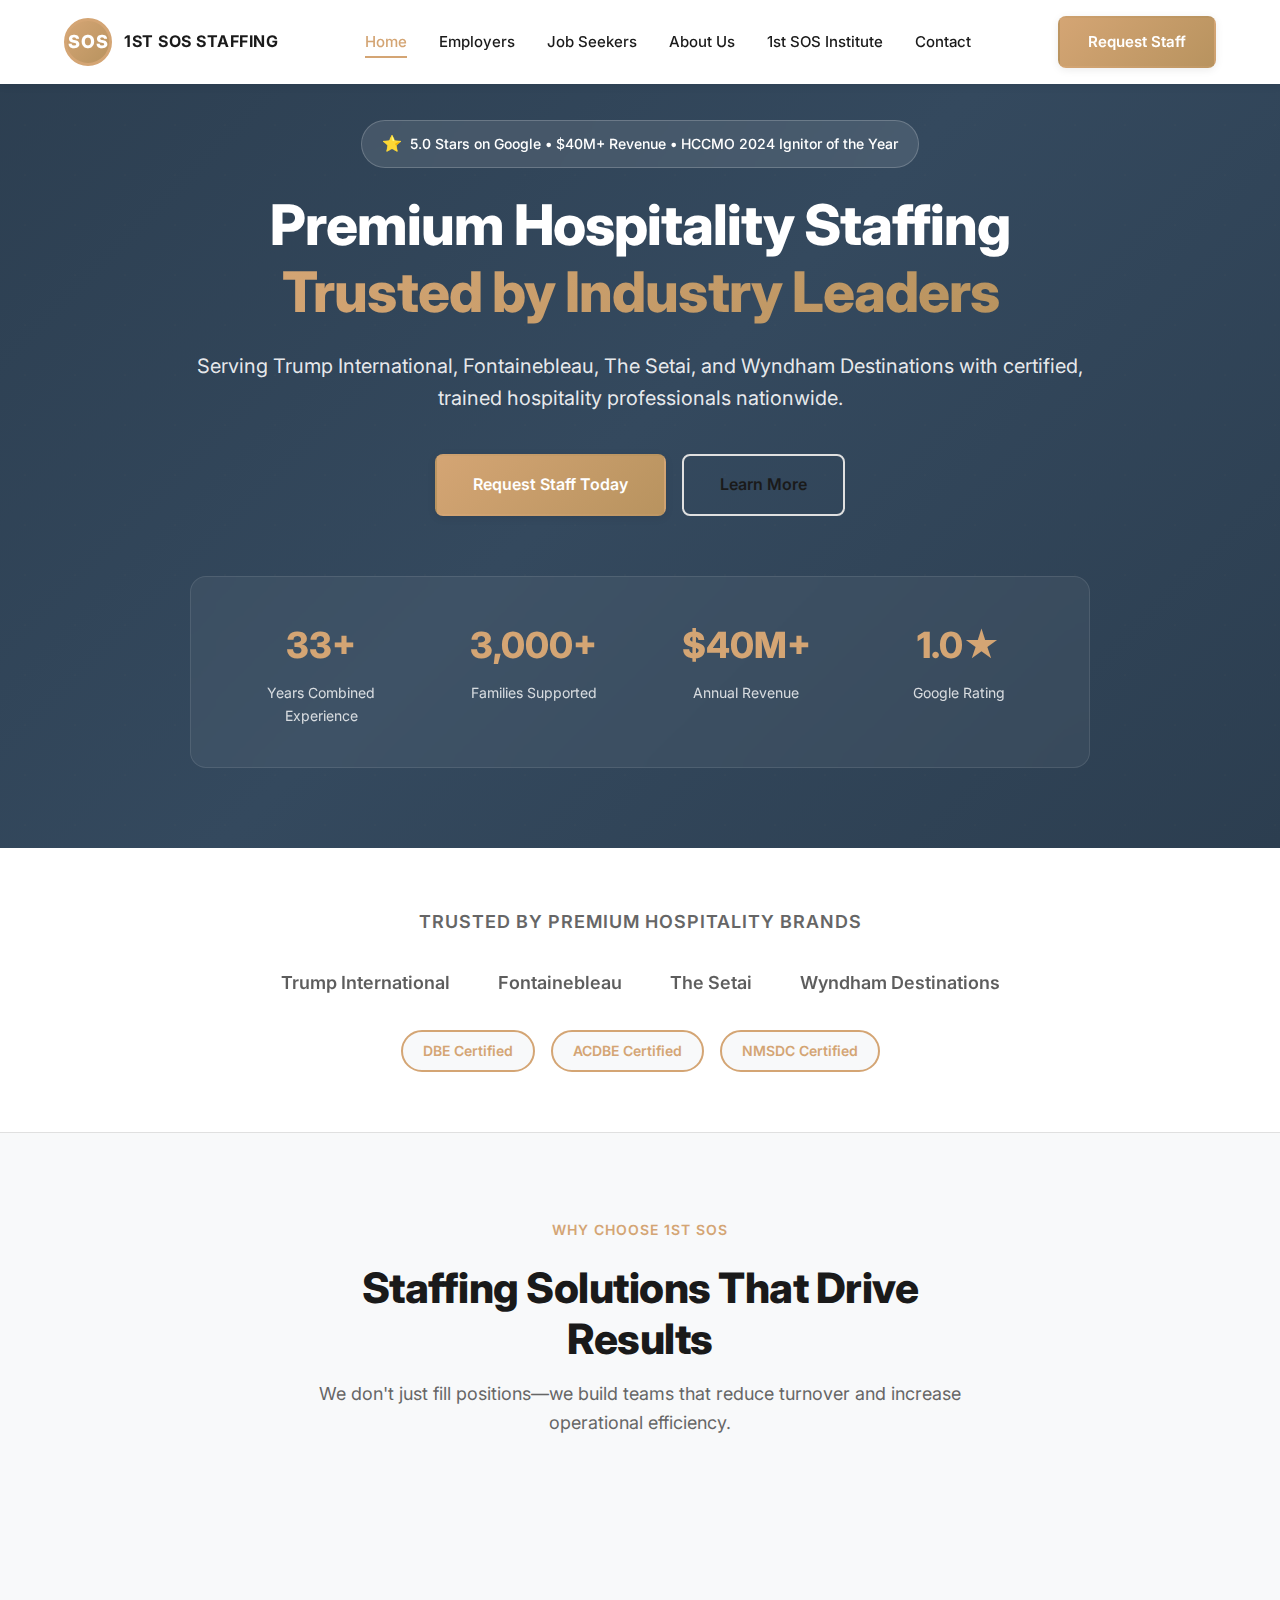
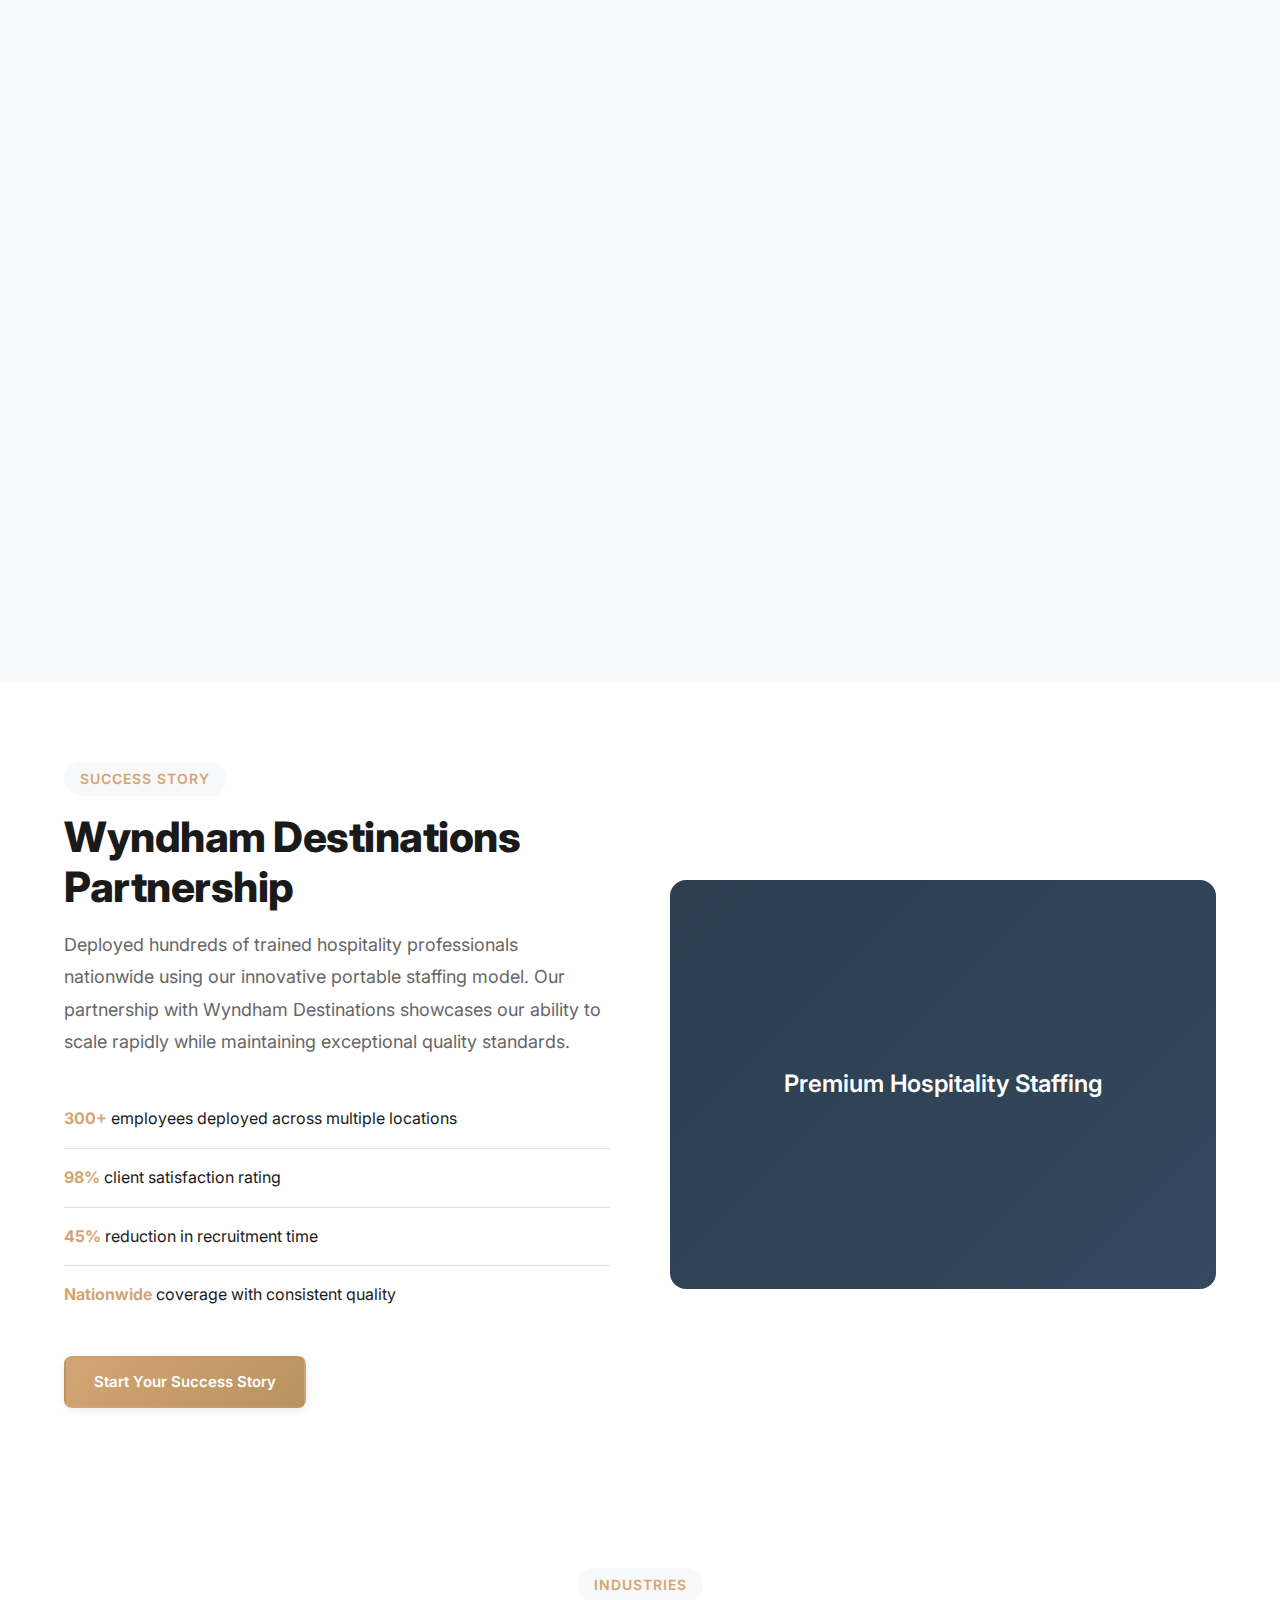
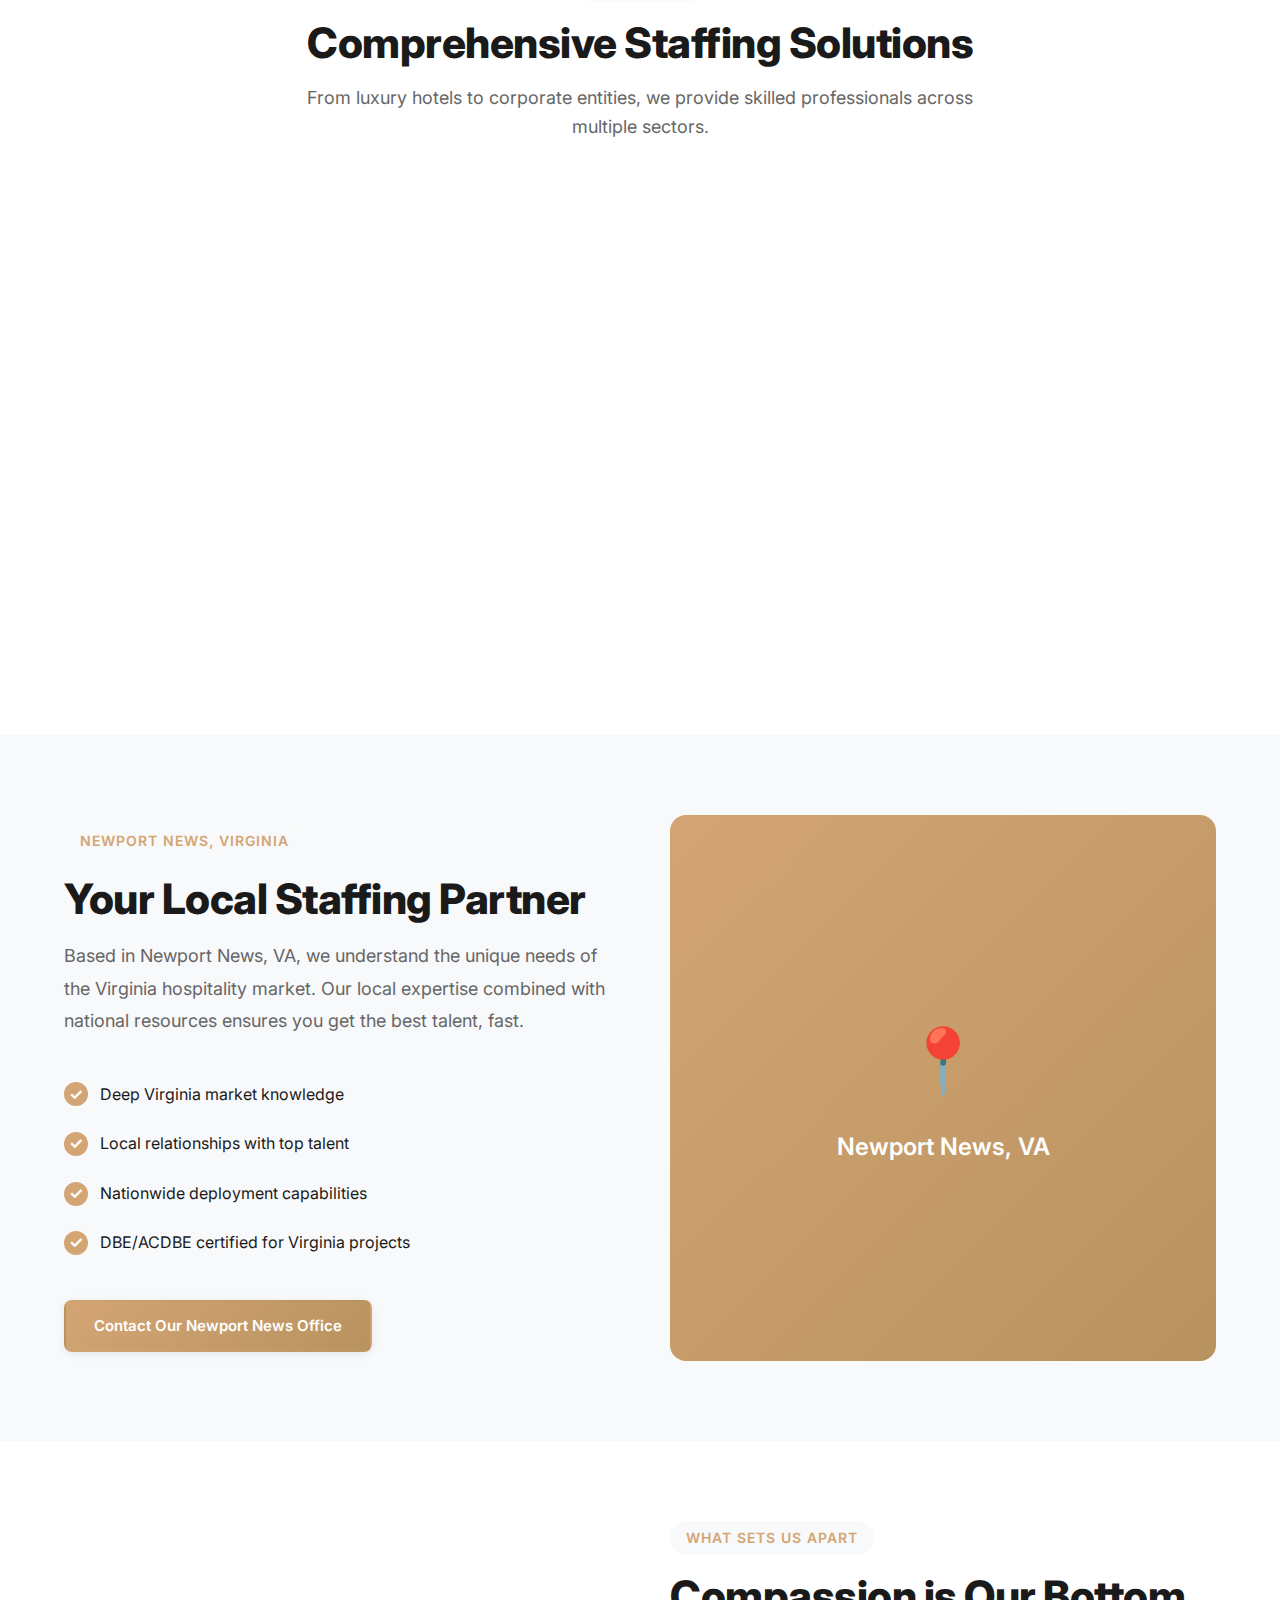
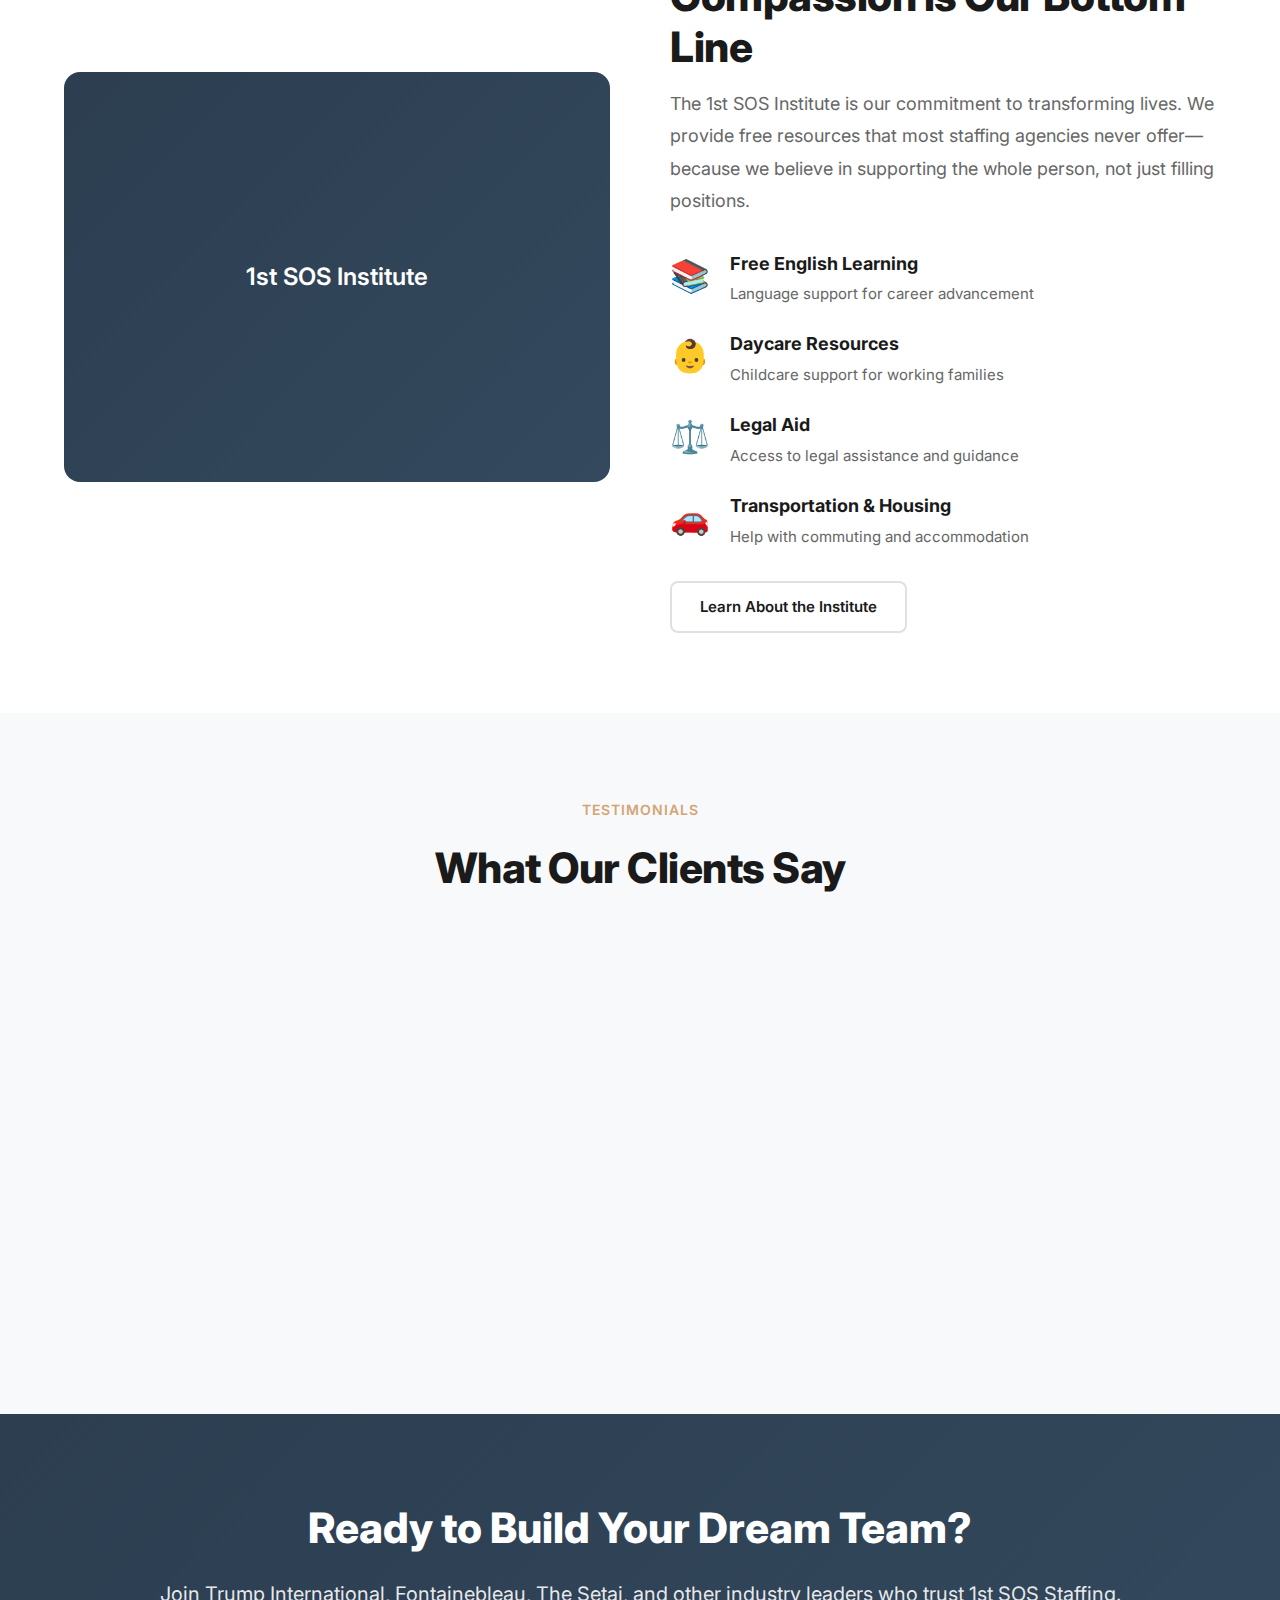
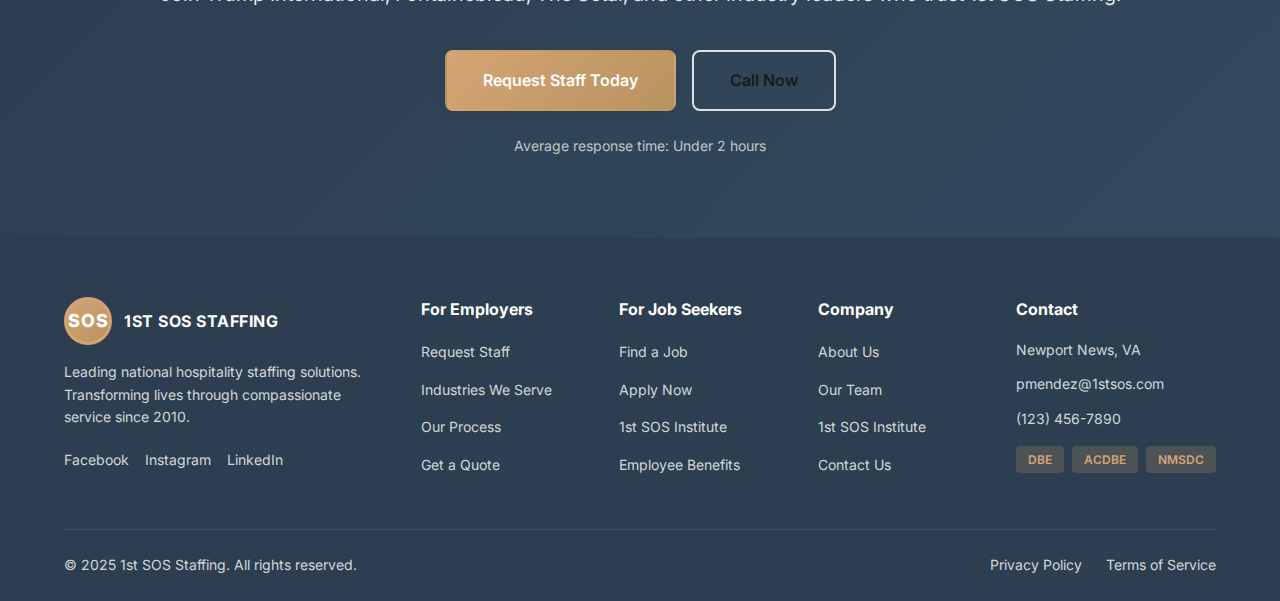
<file: index.html>
<!DOCTYPE html>
<html lang="en">
<head>
    <meta charset="UTF-8">
    <meta name="viewport" content="width=device-width, initial-scale=1.0">
    <meta name="description" content="1st SOS Staffing - Leading national hospitality staffing solutions. Trusted by Trump International, Fontainebleau, The Setai. 5.0 stars, $40M+ revenue.">
    <title>1st SOS Staffing - Premium Hospitality Staffing Solutions | Newport News, VA</title>
    <link rel="stylesheet" href="css/styles.css">
    <link rel="preconnect" href="https://fonts.googleapis.com">
    <link rel="preconnect" href="https://fonts.gstatic.com" crossorigin>
    <link href="https://fonts.googleapis.com/css2?family=Inter:wght@300;400;500;600;700;800;900&display=swap" rel="stylesheet">
</head>
<body>
    <!-- Navigation -->
    <nav class="navbar" id="navbar">
        <div class="container">
            <div class="nav-wrapper">
                <a href="index.html" class="logo">
                    <div class="logo-circle">
                        <span class="logo-text">SOS</span>
                    </div>
                    <span class="logo-name">1ST SOS STAFFING</span>
                </a>
                <div class="nav-menu" id="navMenu">
                    <a href="index.html" class="nav-link active">Home</a>
                    <a href="employers.html" class="nav-link">Employers</a>
                    <a href="job-seekers.html" class="nav-link">Job Seekers</a>
                    <a href="about.html" class="nav-link">About Us</a>
                    <a href="institute.html" class="nav-link">1st SOS Institute</a>
                    <a href="contact.html" class="nav-link">Contact</a>
                </div>
                <div class="nav-actions">
                    <a href="contact.html" class="btn btn-primary">Request Staff</a>
                    <button class="mobile-menu-toggle" id="mobileMenuToggle">
                        <span></span>
                        <span></span>
                        <span></span>
                    </button>
                </div>
            </div>
        </div>
    </nav>

    <!-- Mobile CTA (Sticky) -->
    <div class="mobile-cta-sticky" id="mobileCTA">
        <a href="contact.html" class="btn btn-primary btn-block">Request Staff Now</a>
    </div>

    <!-- Hero Section -->
    <section class="hero">
        <div class="hero-background"></div>
        <div class="container">
            <div class="hero-content">
                <div class="hero-badge">
                    <span class="badge-icon">⭐</span>
                    <span>5.0 Stars on Google • $40M+ Revenue • HCCMO 2024 Ignitor of the Year</span>
                </div>
                <h1 class="hero-title">
                    Premium Hospitality Staffing<br>
                    <span class="gradient-text">Trusted by Industry Leaders</span>
                </h1>
                <p class="hero-subtitle">
                    Serving Trump International, Fontainebleau, The Setai, and Wyndham Destinations with certified, trained hospitality professionals nationwide.
                </p>
                <div class="hero-cta">
                    <a href="contact.html" class="btn btn-primary btn-large">Request Staff Today</a>
                    <a href="about.html" class="btn btn-secondary btn-large">Learn More</a>
                </div>
                <div class="hero-stats">
                    <div class="stat-item">
                        <div class="stat-number">90+</div>
                        <div class="stat-label">Years Combined Experience</div>
                    </div>
                    <div class="stat-item">
                        <div class="stat-number">10,000+</div>
                        <div class="stat-label">Families Supported</div>
                    </div>
                    <div class="stat-item">
                        <div class="stat-number">$40M+</div>
                        <div class="stat-label">Annual Revenue</div>
                    </div>
                    <div class="stat-item">
                        <div class="stat-number">5.0★</div>
                        <div class="stat-label">Google Rating</div>
                    </div>
                </div>
            </div>
        </div>
    </section>

    <!-- Trust Signals -->
    <section class="trust-section">
        <div class="container">
            <div class="trust-content">
                <h3 class="trust-title">Trusted by Premium Hospitality Brands</h3>
                <div class="trust-logos">
                    <div class="trust-logo">Trump International</div>
                    <div class="trust-logo">Fontainebleau</div>
                    <div class="trust-logo">The Setai</div>
                    <div class="trust-logo">Wyndham Destinations</div>
                </div>
                <div class="certifications">
                    <div class="cert-badge">DBE Certified</div>
                    <div class="cert-badge">ACDBE Certified</div>
                    <div class="cert-badge">NMSDC Certified</div>
                </div>
            </div>
        </div>
    </section>

    <!-- Value Proposition -->
    <section class="value-section">
        <div class="container">
            <div class="section-header">
                <span class="section-label">Why Choose 1st SOS</span>
                <h2 class="section-title">Staffing Solutions That Drive Results</h2>
                <p class="section-subtitle">We don't just fill positions—we build teams that reduce turnover and increase operational efficiency.</p>
            </div>
            <div class="value-grid">
                <div class="value-card">
                    <div class="value-icon">🎯</div>
                    <h3 class="value-title">Reduce Turnover by 40%</h3>
                    <p class="value-description">Our comprehensive training and support programs ensure employees stay longer and perform better.</p>
                </div>
                <div class="value-card">
                    <div class="value-icon">⚡</div>
                    <h3 class="value-title">Deploy Staff in 24-48 Hours</h3>
                    <p class="value-description">Nationwide portable staffing model allows rapid deployment of trained professionals anywhere.</p>
                </div>
                <div class="value-card">
                    <div class="value-icon">💼</div>
                    <h3 class="value-title">Premium Client Portfolio</h3>
                    <p class="value-description">Serving 5-star hotels, resorts, and hospitality leaders with exceptional service standards.</p>
                </div>
                <div class="value-card">
                    <div class="value-icon">🎓</div>
                    <h3 class="value-title">Free Training & Support</h3>
                    <p class="value-description">1st SOS Institute provides English learning, daycare resources, and ongoing professional development.</p>
                </div>
                <div class="value-card">
                    <div class="value-icon">🏆</div>
                    <h3 class="value-title">Award-Winning Leadership</h3>
                    <p class="value-description">Founded by Peter Mendez, HCCMO 2024 Ignitor of the Year, with 35+ years of business excellence.</p>
                </div>
                <div class="value-card">
                    <div class="value-icon">📊</div>
                    <h3 class="value-title">Proven Track Record</h3>
                    <p class="value-description">$40M+ annual revenue, 5.0-star rating, and trusted by the most prestigious hospitality brands.</p>
                </div>
            </div>
        </div>
    </section>

    <!-- Case Study Highlight -->
    <section class="case-study-section">
        <div class="container">
            <div class="case-study-content">
                <div class="case-study-text">
                    <span class="section-label">Success Story</span>
                    <h2 class="section-title">Wyndham Destinations Partnership</h2>
                    <p class="case-study-description">
                        Deployed hundreds of trained hospitality professionals nationwide using our innovative portable staffing model. Our partnership with Wyndham Destinations showcases our ability to scale rapidly while maintaining exceptional quality standards.
                    </p>
                    <ul class="case-study-results">
                        <li><strong>300+</strong> employees deployed across multiple locations</li>
                        <li><strong>98%</strong> client satisfaction rating</li>
                        <li><strong>45%</strong> reduction in recruitment time</li>
                        <li><strong>Nationwide</strong> coverage with consistent quality</li>
                    </ul>
                    <a href="contact.html" class="btn btn-primary">Start Your Success Story</a>
                </div>
                <div class="case-study-image">
                    <div class="image-placeholder">
                        <span>Premium Hospitality Staffing</span>
                    </div>
                </div>
            </div>
        </div>
    </section>

    <!-- Industries We Serve -->
    <section class="industries-section">
        <div class="container">
            <div class="section-header">
                <span class="section-label">Industries</span>
                <h2 class="section-title">Comprehensive Staffing Solutions</h2>
                <p class="section-subtitle">From luxury hotels to corporate entities, we provide skilled professionals across multiple sectors.</p>
            </div>
            <div class="industries-grid">
                <div class="industry-card">
                    <div class="industry-icon">🏨</div>
                    <h3>Hospitality</h3>
                    <p>Hotels, resorts, and luxury accommodations</p>
                </div>
                <div class="industry-card">
                    <div class="industry-icon">🍽️</div>
                    <h3>Food & Beverage</h3>
                    <p>Restaurants, catering, and culinary services</p>
                </div>
                <div class="industry-card">
                    <div class="industry-icon">✈️</div>
                    <h3>Airports</h3>
                    <p>Airport services and ground operations</p>
                </div>
                <div class="industry-card">
                    <div class="industry-icon">🏗️</div>
                    <h3>Lite Industrial</h3>
                    <p>Warehouse and light manufacturing</p>
                </div>
                <div class="industry-card">
                    <div class="industry-icon">🏥</div>
                    <h3>Hospitals & Clinics</h3>
                    <p>Healthcare support services</p>
                </div>
                <div class="industry-card">
                    <div class="industry-icon">🏢</div>
                    <h3>Corporate</h3>
                    <p>Office and administrative staffing</p>
                </div>
                <div class="industry-card">
                    <div class="industry-icon">🔨</div>
                    <h3>Construction</h3>
                    <p>Construction support and labor</p>
                </div>
                <div class="industry-card">
                    <div class="industry-icon">🏛️</div>
                    <h3>Municipal</h3>
                    <p>Government and public sector</p>
                </div>
            </div>
        </div>
    </section>

    <!-- Newport News Local Section -->
    <section class="local-section">
        <div class="container">
            <div class="local-content">
                <div class="local-text">
                    <span class="section-label">Newport News, Virginia</span>
                    <h2 class="section-title">Your Local Staffing Partner</h2>
                    <p class="local-description">
                        Based in Newport News, VA, we understand the unique needs of the Virginia hospitality market. Our local expertise combined with national resources ensures you get the best talent, fast.
                    </p>
                    <div class="local-features">
                        <div class="local-feature">
                            <span class="feature-icon">✓</span>
                            <span>Deep Virginia market knowledge</span>
                        </div>
                        <div class="local-feature">
                            <span class="feature-icon">✓</span>
                            <span>Local relationships with top talent</span>
                        </div>
                        <div class="local-feature">
                            <span class="feature-icon">✓</span>
                            <span>Nationwide deployment capabilities</span>
                        </div>
                        <div class="local-feature">
                            <span class="feature-icon">✓</span>
                            <span>DBE/ACDBE certified for Virginia projects</span>
                        </div>
                    </div>
                    <a href="contact.html" class="btn btn-primary">Contact Our Newport News Office</a>
                </div>
                <div class="local-map">
                    <div class="map-placeholder">
                        <div class="map-marker">📍</div>
                        <p>Newport News, VA</p>
                    </div>
                </div>
            </div>
        </div>
    </section>

    <!-- 1st SOS Institute Highlight -->
    <section class="institute-section">
        <div class="container">
            <div class="institute-content">
                <div class="institute-image">
                    <div class="image-placeholder">
                        <span>1st SOS Institute</span>
                    </div>
                </div>
                <div class="institute-text">
                    <span class="section-label">What Sets Us Apart</span>
                    <h2 class="section-title">Compassion is Our Bottom Line</h2>
                    <p class="institute-description">
                        The 1st SOS Institute is our commitment to transforming lives. We provide free resources that most staffing agencies never offer—because we believe in supporting the whole person, not just filling positions.
                    </p>
                    <div class="institute-benefits">
                        <div class="benefit-item">
                            <div class="benefit-icon">📚</div>
                            <div class="benefit-text">
                                <h4>Free English Learning</h4>
                                <p>Language support for career advancement</p>
                            </div>
                        </div>
                        <div class="benefit-item">
                            <div class="benefit-icon">👶</div>
                            <div class="benefit-text">
                                <h4>Daycare Resources</h4>
                                <p>Childcare support for working families</p>
                            </div>
                        </div>
                        <div class="benefit-item">
                            <div class="benefit-icon">⚖️</div>
                            <div class="benefit-text">
                                <h4>Legal Aid</h4>
                                <p>Access to legal assistance and guidance</p>
                            </div>
                        </div>
                        <div class="benefit-item">
                            <div class="benefit-icon">🚗</div>
                            <div class="benefit-text">
                                <h4>Transportation & Housing</h4>
                                <p>Help with commuting and accommodation</p>
                            </div>
                        </div>
                    </div>
                    <a href="institute.html" class="btn btn-secondary">Learn About the Institute</a>
                </div>
            </div>
        </div>
    </section>

    <!-- Testimonials -->
    <section class="testimonials-section">
        <div class="container">
            <div class="section-header">
                <span class="section-label">Testimonials</span>
                <h2 class="section-title">What Our Clients Say</h2>
            </div>
            <div class="testimonials-grid">
                <div class="testimonial-card">
                    <div class="testimonial-stars">★★★★★</div>
                    <p class="testimonial-text">
                        "1st SOS Staffing has been instrumental in helping us maintain our 5-star service standards. Their team is professional, responsive, and truly understands the hospitality industry."
                    </p>
                    <div class="testimonial-author">
                        <strong>Luxury Hotel Manager</strong>
                        <span>South Florida</span>
                    </div>
                </div>
                <div class="testimonial-card">
                    <div class="testimonial-stars">★★★★★</div>
                    <p class="testimonial-text">
                        "The portable staffing model is a game-changer. We deployed staff across multiple locations seamlessly. Peter and his team deliver on every promise."
                    </p>
                    <div class="testimonial-author">
                        <strong>Resort Operations Director</strong>
                        <span>Nationwide Chain</span>
                    </div>
                </div>
                <div class="testimonial-card">
                    <div class="testimonial-stars">★★★★★</div>
                    <p class="testimonial-text">
                        "What sets 1st SOS apart is their commitment to employee development. Lower turnover means better service for our guests. It's a win-win."
                    </p>
                    <div class="testimonial-author">
                        <strong>Hospitality Executive</strong>
                        <span>Premium Brand</span>
                    </div>
                </div>
            </div>
        </div>
    </section>

    <!-- CTA Section -->
    <section class="cta-section">
        <div class="container">
            <div class="cta-content">
                <h2 class="cta-title">Ready to Build Your Dream Team?</h2>
                <p class="cta-subtitle">Join Trump International, Fontainebleau, The Setai, and other industry leaders who trust 1st SOS Staffing.</p>
                <div class="cta-buttons">
                    <a href="contact.html" class="btn btn-primary btn-large">Request Staff Today</a>
                    <a href="tel:+1234567890" class="btn btn-secondary btn-large">Call Now</a>
                </div>
                <p class="cta-note">Average response time: Under 2 hours</p>
            </div>
        </div>
    </section>

    <!-- Footer -->
    <footer class="footer">
        <div class="container">
            <div class="footer-content">
                <div class="footer-column">
                    <div class="footer-logo">
                        <div class="logo-circle">
                            <span class="logo-text">SOS</span>
                        </div>
                        <span class="logo-name">1ST SOS STAFFING</span>
                    </div>
                    <p class="footer-description">
                        Leading national hospitality staffing solutions. Transforming lives through compassionate service since 2010.
                    </p>
                    <div class="footer-social">
                        <a href="https://www.facebook.com/1stsos/" target="_blank" class="social-link">Facebook</a>
                        <a href="https://www.instagram.com/1stsos/" target="_blank" class="social-link">Instagram</a>
                        <a href="https://www.linkedin.com/company/1stsos/" target="_blank" class="social-link">LinkedIn</a>
                    </div>
                </div>
                <div class="footer-column">
                    <h4 class="footer-title">For Employers</h4>
                    <ul class="footer-links">
                        <li><a href="employers.html">Request Staff</a></li>
                        <li><a href="employers.html#industries">Industries We Serve</a></li>
                        <li><a href="employers.html#process">Our Process</a></li>
                        <li><a href="contact.html">Get a Quote</a></li>
                    </ul>
                </div>
                <div class="footer-column">
                    <h4 class="footer-title">For Job Seekers</h4>
                    <ul class="footer-links">
                        <li><a href="job-seekers.html">Find a Job</a></li>
                        <li><a href="job-seekers.html#apply">Apply Now</a></li>
                        <li><a href="institute.html">1st SOS Institute</a></li>
                        <li><a href="job-seekers.html#benefits">Employee Benefits</a></li>
                    </ul>
                </div>
                <div class="footer-column">
                    <h4 class="footer-title">Company</h4>
                    <ul class="footer-links">
                        <li><a href="about.html">About Us</a></li>
                        <li><a href="about.html#team">Our Team</a></li>
                        <li><a href="institute.html">1st SOS Institute</a></li>
                        <li><a href="contact.html">Contact Us</a></li>
                    </ul>
                </div>
                <div class="footer-column">
                    <h4 class="footer-title">Contact</h4>
                    <ul class="footer-contact">
                        <li>Newport News, VA</li>
                        <li><a href="mailto:pmendez@1stsos.com">pmendez@1stsos.com</a></li>
                        <li><a href="tel:+1234567890">(123) 456-7890</a></li>
                    </ul>
                    <div class="footer-certifications">
                        <span class="cert-mini">DBE</span>
                        <span class="cert-mini">ACDBE</span>
                        <span class="cert-mini">NMSDC</span>
                    </div>
                </div>
            </div>
            <div class="footer-bottom">
                <p>&copy; 2025 1st SOS Staffing. All rights reserved.</p>
                <div class="footer-bottom-links">
                    <a href="#">Privacy Policy</a>
                    <a href="#">Terms of Service</a>
                </div>
            </div>
        </div>
    </footer>

    <script src="js/main.js"></script>
</body>
</html>
</file>
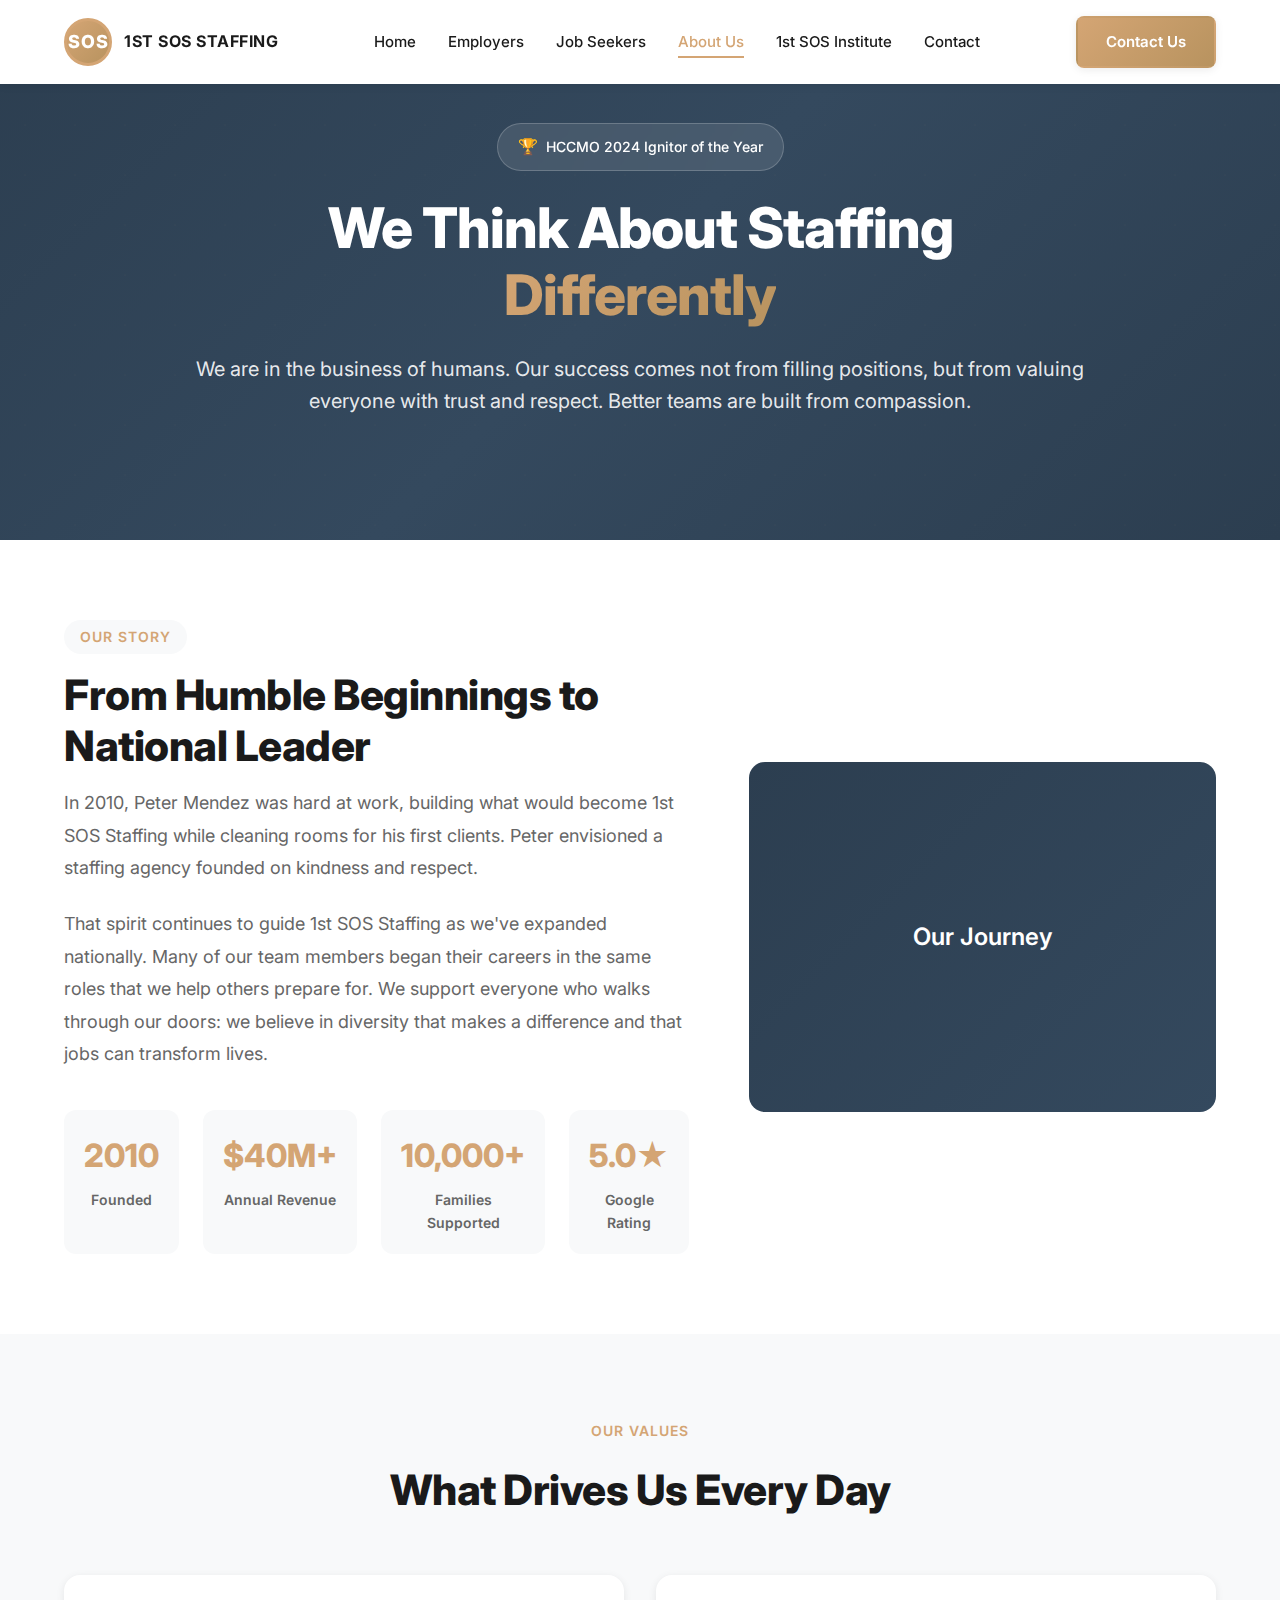
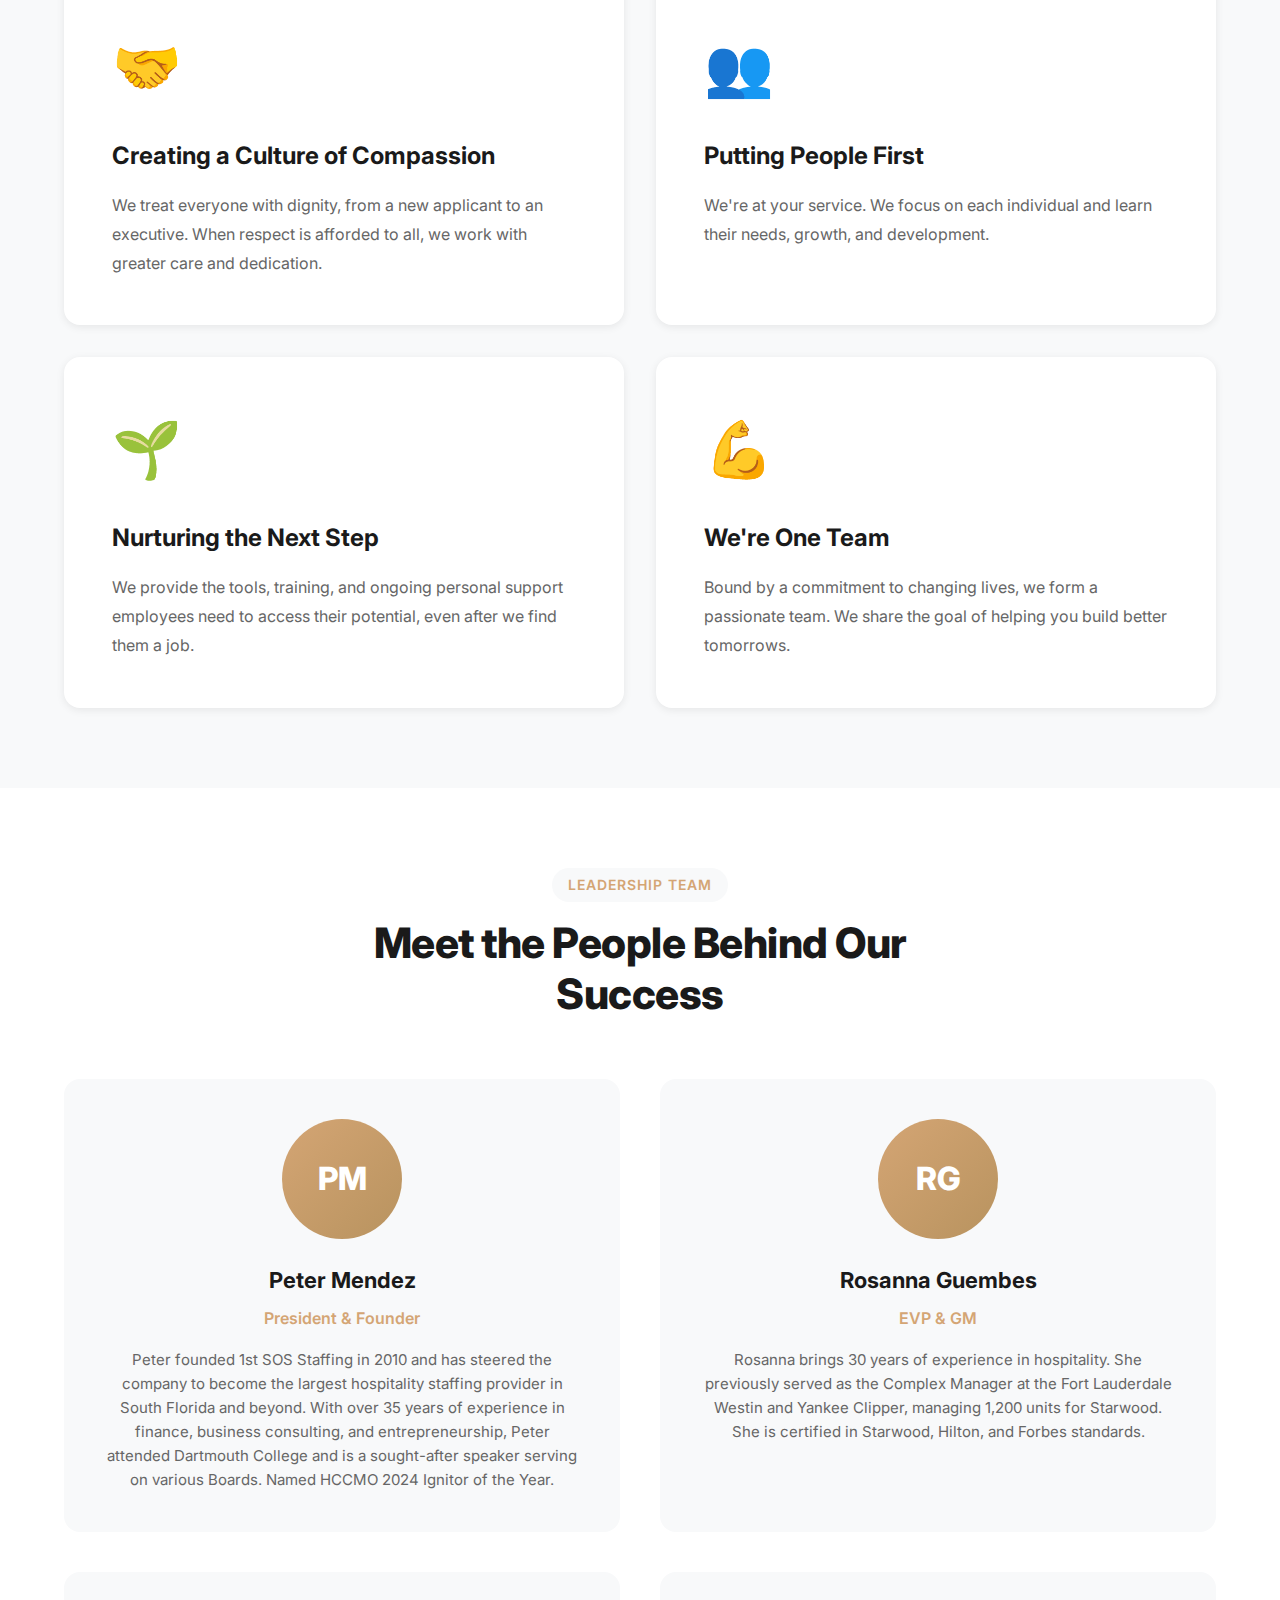
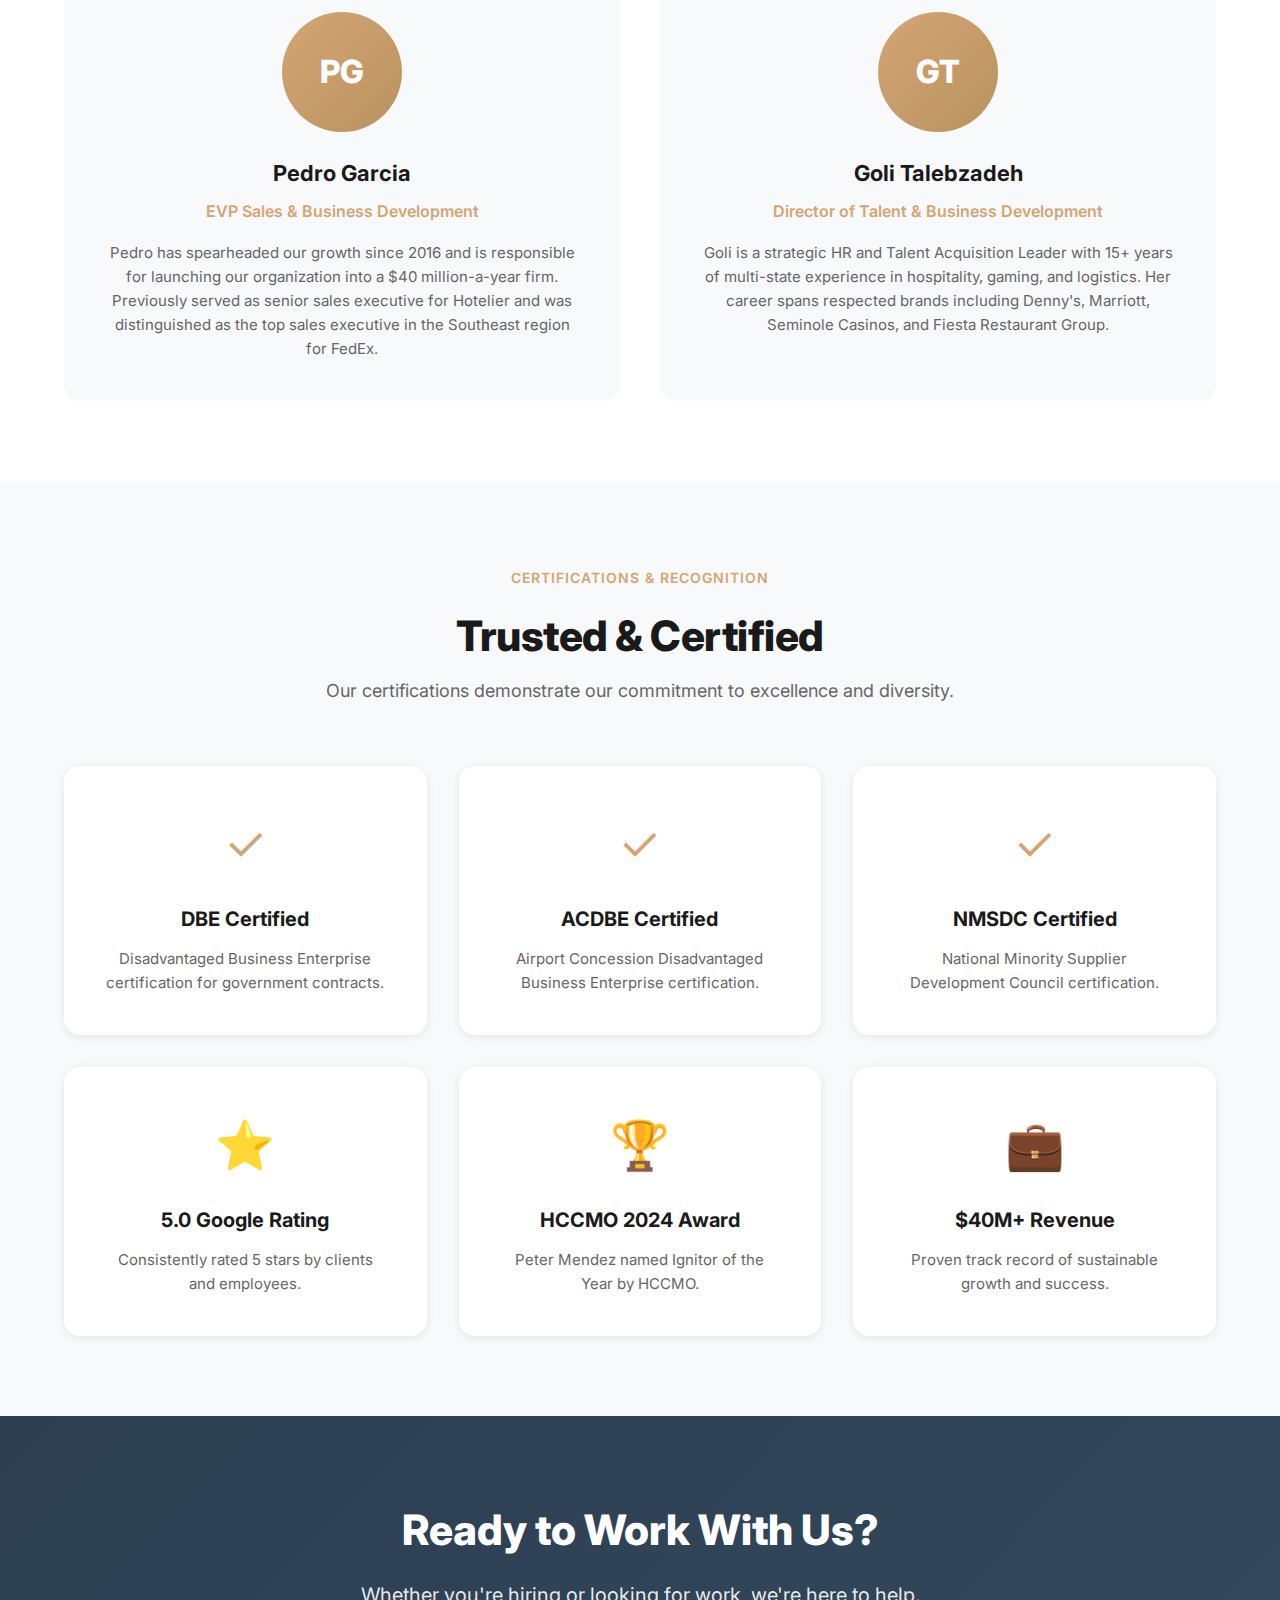
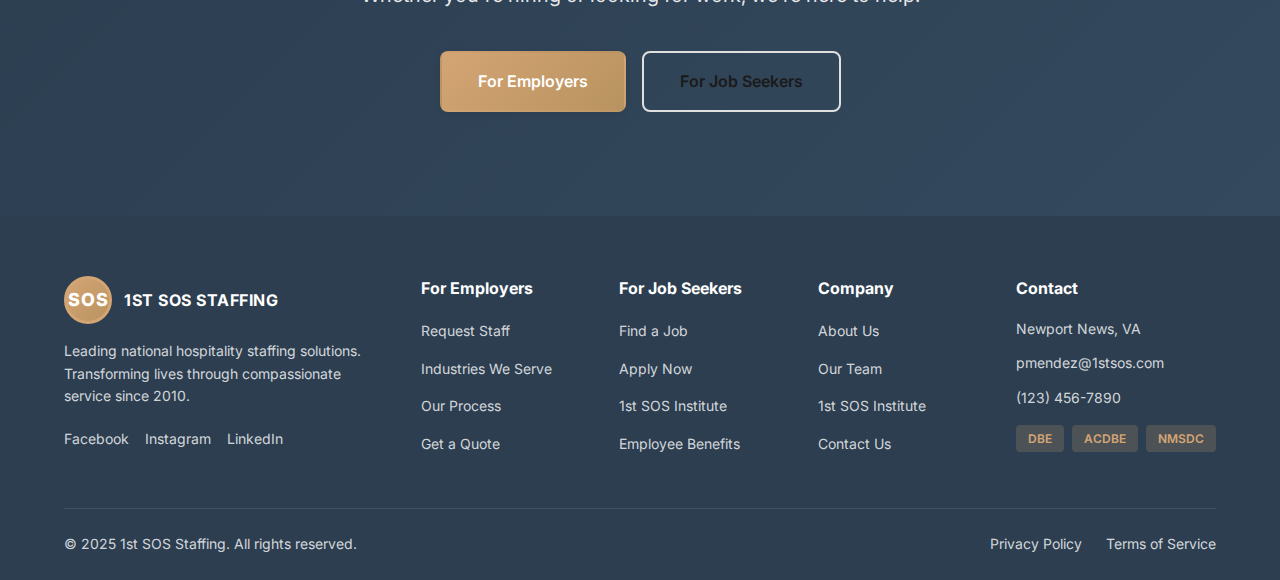
<file: about.html>
<!DOCTYPE html>
<html lang="en">
<head>
    <meta charset="UTF-8">
    <meta name="viewport" content="width=device-width, initial-scale=1.0">
    <meta name="description" content="Learn about 1st SOS Staffing - Founded by Peter Mendez in 2010. $40M+ revenue, 5.0 stars, transforming lives through compassionate staffing solutions.">
    <title>About Us - Our Story | 1st SOS Staffing</title>
    <link rel="stylesheet" href="css/styles.css">
    <link rel="preconnect" href="https://fonts.googleapis.com">
    <link rel="preconnect" href="https://fonts.gstatic.com" crossorigin>
    <link href="https://fonts.googleapis.com/css2?family=Inter:wght@300;400;500;600;700;800;900&display=swap" rel="stylesheet">
</head>
<body>
    <!-- Navigation -->
    <nav class="navbar" id="navbar">
        <div class="container">
            <div class="nav-wrapper">
                <a href="index.html" class="logo">
                    <div class="logo-circle">
                        <span class="logo-text">SOS</span>
                    </div>
                    <span class="logo-name">1ST SOS STAFFING</span>
                </a>
                <div class="nav-menu" id="navMenu">
                    <a href="index.html" class="nav-link">Home</a>
                    <a href="employers.html" class="nav-link">Employers</a>
                    <a href="job-seekers.html" class="nav-link">Job Seekers</a>
                    <a href="about.html" class="nav-link active">About Us</a>
                    <a href="institute.html" class="nav-link">1st SOS Institute</a>
                    <a href="contact.html" class="nav-link">Contact</a>
                </div>
                <div class="nav-actions">
                    <a href="contact.html" class="btn btn-primary">Contact Us</a>
                    <button class="mobile-menu-toggle" id="mobileMenuToggle">
                        <span></span>
                        <span></span>
                        <span></span>
                    </button>
                </div>
            </div>
        </div>
    </nav>

    <!-- Hero Section -->
    <section class="hero hero-about">
        <div class="hero-background"></div>
        <div class="container">
            <div class="hero-content">
                <div class="hero-badge">
                    <span class="badge-icon">🏆</span>
                    <span>HCCMO 2024 Ignitor of the Year</span>
                </div>
                <h1 class="hero-title">
                    We Think About Staffing<br>
                    <span class="gradient-text">Differently</span>
                </h1>
                <p class="hero-subtitle">
                    We are in the business of humans. Our success comes not from filling positions, but from valuing everyone with trust and respect. Better teams are built from compassion.
                </p>
            </div>
        </div>
    </section>

    <!-- Story Section -->
    <section class="story-section">
        <div class="container">
            <div class="story-content">
                <div class="story-text">
                    <span class="section-label">Our Story</span>
                    <h2 class="section-title">From Humble Beginnings to National Leader</h2>
                    <p class="story-description">
                        In 2010, Peter Mendez was hard at work, building what would become 1st SOS Staffing while cleaning rooms for his first clients. Peter envisioned a staffing agency founded on kindness and respect.
                    </p>
                    <p class="story-description">
                        That spirit continues to guide 1st SOS Staffing as we've expanded nationally. Many of our team members began their careers in the same roles that we help others prepare for. We support everyone who walks through our doors: we believe in diversity that makes a difference and that jobs can transform lives.
                    </p>
                    <div class="story-stats">
                        <div class="story-stat">
                            <div class="story-stat-number">2010</div>
                            <div class="story-stat-label">Founded</div>
                        </div>
                        <div class="story-stat">
                            <div class="story-stat-number">$40M+</div>
                            <div class="story-stat-label">Annual Revenue</div>
                        </div>
                        <div class="story-stat">
                            <div class="story-stat-number">10,000+</div>
                            <div class="story-stat-label">Families Supported</div>
                        </div>
                        <div class="story-stat">
                            <div class="story-stat-number">5.0★</div>
                            <div class="story-stat-label">Google Rating</div>
                        </div>
                    </div>
                </div>
                <div class="story-image">
                    <div class="image-placeholder">
                        <span>Our Journey</span>
                    </div>
                </div>
            </div>
        </div>
    </section>

    <!-- Values Section -->
    <section class="values-section">
        <div class="container">
            <div class="section-header">
                <span class="section-label">Our Values</span>
                <h2 class="section-title">What Drives Us Every Day</h2>
            </div>
            <div class="values-grid">
                <div class="value-card-large">
                    <div class="value-icon-large">🤝</div>
                    <h3>Creating a Culture of Compassion</h3>
                    <p>We treat everyone with dignity, from a new applicant to an executive. When respect is afforded to all, we work with greater care and dedication.</p>
                </div>
                <div class="value-card-large">
                    <div class="value-icon-large">👥</div>
                    <h3>Putting People First</h3>
                    <p>We're at your service. We focus on each individual and learn their needs, growth, and development.</p>
                </div>
                <div class="value-card-large">
                    <div class="value-icon-large">🌱</div>
                    <h3>Nurturing the Next Step</h3>
                    <p>We provide the tools, training, and ongoing personal support employees need to access their potential, even after we find them a job.</p>
                </div>
                <div class="value-card-large">
                    <div class="value-icon-large">💪</div>
                    <h3>We're One Team</h3>
                    <p>Bound by a commitment to changing lives, we form a passionate team. We share the goal of helping you build better tomorrows.</p>
                </div>
            </div>
        </div>
    </section>

    <!-- Team Section -->
    <section class="team-section" id="team">
        <div class="container">
            <div class="section-header">
                <span class="section-label">Leadership Team</span>
                <h2 class="section-title">Meet the People Behind Our Success</h2>
            </div>
            <div class="team-grid">
                <div class="team-member">
                    <div class="team-photo">
                        <div class="photo-placeholder">PM</div>
                    </div>
                    <h3>Peter Mendez</h3>
                    <p class="team-title">President & Founder</p>
                    <p class="team-bio">
                        Peter founded 1st SOS Staffing in 2010 and has steered the company to become the largest hospitality staffing provider in South Florida and beyond. With over 35 years of experience in finance, business consulting, and entrepreneurship, Peter attended Dartmouth College and is a sought-after speaker serving on various Boards. Named HCCMO 2024 Ignitor of the Year.
                    </p>
                </div>
                <div class="team-member">
                    <div class="team-photo">
                        <div class="photo-placeholder">RG</div>
                    </div>
                    <h3>Rosanna Guembes</h3>
                    <p class="team-title">EVP & GM</p>
                    <p class="team-bio">
                        Rosanna brings 30 years of experience in hospitality. She previously served as the Complex Manager at the Fort Lauderdale Westin and Yankee Clipper, managing 1,200 units for Starwood. She is certified in Starwood, Hilton, and Forbes standards.
                    </p>
                </div>
                <div class="team-member">
                    <div class="team-photo">
                        <div class="photo-placeholder">PG</div>
                    </div>
                    <h3>Pedro Garcia</h3>
                    <p class="team-title">EVP Sales & Business Development</p>
                    <p class="team-bio">
                        Pedro has spearheaded our growth since 2016 and is responsible for launching our organization into a $40 million-a-year firm. Previously served as senior sales executive for Hotelier and was distinguished as the top sales executive in the Southeast region for FedEx.
                    </p>
                </div>
                <div class="team-member">
                    <div class="team-photo">
                        <div class="photo-placeholder">GT</div>
                    </div>
                    <h3>Goli Talebzadeh</h3>
                    <p class="team-title">Director of Talent & Business Development</p>
                    <p class="team-bio">
                        Goli is a strategic HR and Talent Acquisition Leader with 15+ years of multi-state experience in hospitality, gaming, and logistics. Her career spans respected brands including Denny's, Marriott, Seminole Casinos, and Fiesta Restaurant Group.
                    </p>
                </div>
            </div>
        </div>
    </section>

    <!-- Certifications Section -->
    <section class="certifications-section">
        <div class="container">
            <div class="section-header">
                <span class="section-label">Certifications & Recognition</span>
                <h2 class="section-title">Trusted & Certified</h2>
                <p class="section-subtitle">Our certifications demonstrate our commitment to excellence and diversity.</p>
            </div>
            <div class="certifications-grid">
                <div class="certification-card">
                    <div class="cert-icon">✓</div>
                    <h3>DBE Certified</h3>
                    <p>Disadvantaged Business Enterprise certification for government contracts.</p>
                </div>
                <div class="certification-card">
                    <div class="cert-icon">✓</div>
                    <h3>ACDBE Certified</h3>
                    <p>Airport Concession Disadvantaged Business Enterprise certification.</p>
                </div>
                <div class="certification-card">
                    <div class="cert-icon">✓</div>
                    <h3>NMSDC Certified</h3>
                    <p>National Minority Supplier Development Council certification.</p>
                </div>
                <div class="certification-card">
                    <div class="cert-icon">⭐</div>
                    <h3>5.0 Google Rating</h3>
                    <p>Consistently rated 5 stars by clients and employees.</p>
                </div>
                <div class="certification-card">
                    <div class="cert-icon">🏆</div>
                    <h3>HCCMO 2024 Award</h3>
                    <p>Peter Mendez named Ignitor of the Year by HCCMO.</p>
                </div>
                <div class="certification-card">
                    <div class="cert-icon">💼</div>
                    <h3>$40M+ Revenue</h3>
                    <p>Proven track record of sustainable growth and success.</p>
                </div>
            </div>
        </div>
    </section>

    <!-- CTA Section -->
    <section class="cta-section">
        <div class="container">
            <div class="cta-content">
                <h2 class="cta-title">Ready to Work With Us?</h2>
                <p class="cta-subtitle">Whether you're hiring or looking for work, we're here to help.</p>
                <div class="cta-buttons">
                    <a href="employers.html" class="btn btn-primary btn-large">For Employers</a>
                    <a href="job-seekers.html" class="btn btn-secondary btn-large">For Job Seekers</a>
                </div>
            </div>
        </div>
    </section>

    <!-- Footer -->
    <footer class="footer">
        <div class="container">
            <div class="footer-content">
                <div class="footer-column">
                    <div class="footer-logo">
                        <div class="logo-circle">
                            <span class="logo-text">SOS</span>
                        </div>
                        <span class="logo-name">1ST SOS STAFFING</span>
                    </div>
                    <p class="footer-description">
                        Leading national hospitality staffing solutions. Transforming lives through compassionate service since 2010.
                    </p>
                    <div class="footer-social">
                        <a href="https://www.facebook.com/1stsos/" target="_blank" class="social-link">Facebook</a>
                        <a href="https://www.instagram.com/1stsos/" target="_blank" class="social-link">Instagram</a>
                        <a href="https://www.linkedin.com/company/1stsos/" target="_blank" class="social-link">LinkedIn</a>
                    </div>
                </div>
                <div class="footer-column">
                    <h4 class="footer-title">For Employers</h4>
                    <ul class="footer-links">
                        <li><a href="employers.html">Request Staff</a></li>
                        <li><a href="employers.html#industries">Industries We Serve</a></li>
                        <li><a href="employers.html#process">Our Process</a></li>
                        <li><a href="contact.html">Get a Quote</a></li>
                    </ul>
                </div>
                <div class="footer-column">
                    <h4 class="footer-title">For Job Seekers</h4>
                    <ul class="footer-links">
                        <li><a href="job-seekers.html">Find a Job</a></li>
                        <li><a href="job-seekers.html#apply">Apply Now</a></li>
                        <li><a href="institute.html">1st SOS Institute</a></li>
                        <li><a href="job-seekers.html#benefits">Employee Benefits</a></li>
                    </ul>
                </div>
                <div class="footer-column">
                    <h4 class="footer-title">Company</h4>
                    <ul class="footer-links">
                        <li><a href="about.html">About Us</a></li>
                        <li><a href="about.html#team">Our Team</a></li>
                        <li><a href="institute.html">1st SOS Institute</a></li>
                        <li><a href="contact.html">Contact Us</a></li>
                    </ul>
                </div>
                <div class="footer-column">
                    <h4 class="footer-title">Contact</h4>
                    <ul class="footer-contact">
                        <li>Newport News, VA</li>
                        <li><a href="mailto:pmendez@1stsos.com">pmendez@1stsos.com</a></li>
                        <li><a href="tel:+1234567890">(123) 456-7890</a></li>
                    </ul>
                    <div class="footer-certifications">
                        <span class="cert-mini">DBE</span>
                        <span class="cert-mini">ACDBE</span>
                        <span class="cert-mini">NMSDC</span>
                    </div>
                </div>
            </div>
            <div class="footer-bottom">
                <p>&copy; 2025 1st SOS Staffing. All rights reserved.</p>
                <div class="footer-bottom-links">
                    <a href="#">Privacy Policy</a>
                    <a href="#">Terms of Service</a>
                </div>
            </div>
        </div>
    </footer>

    <script src="js/main.js"></script>
</body>
</html>
</file>
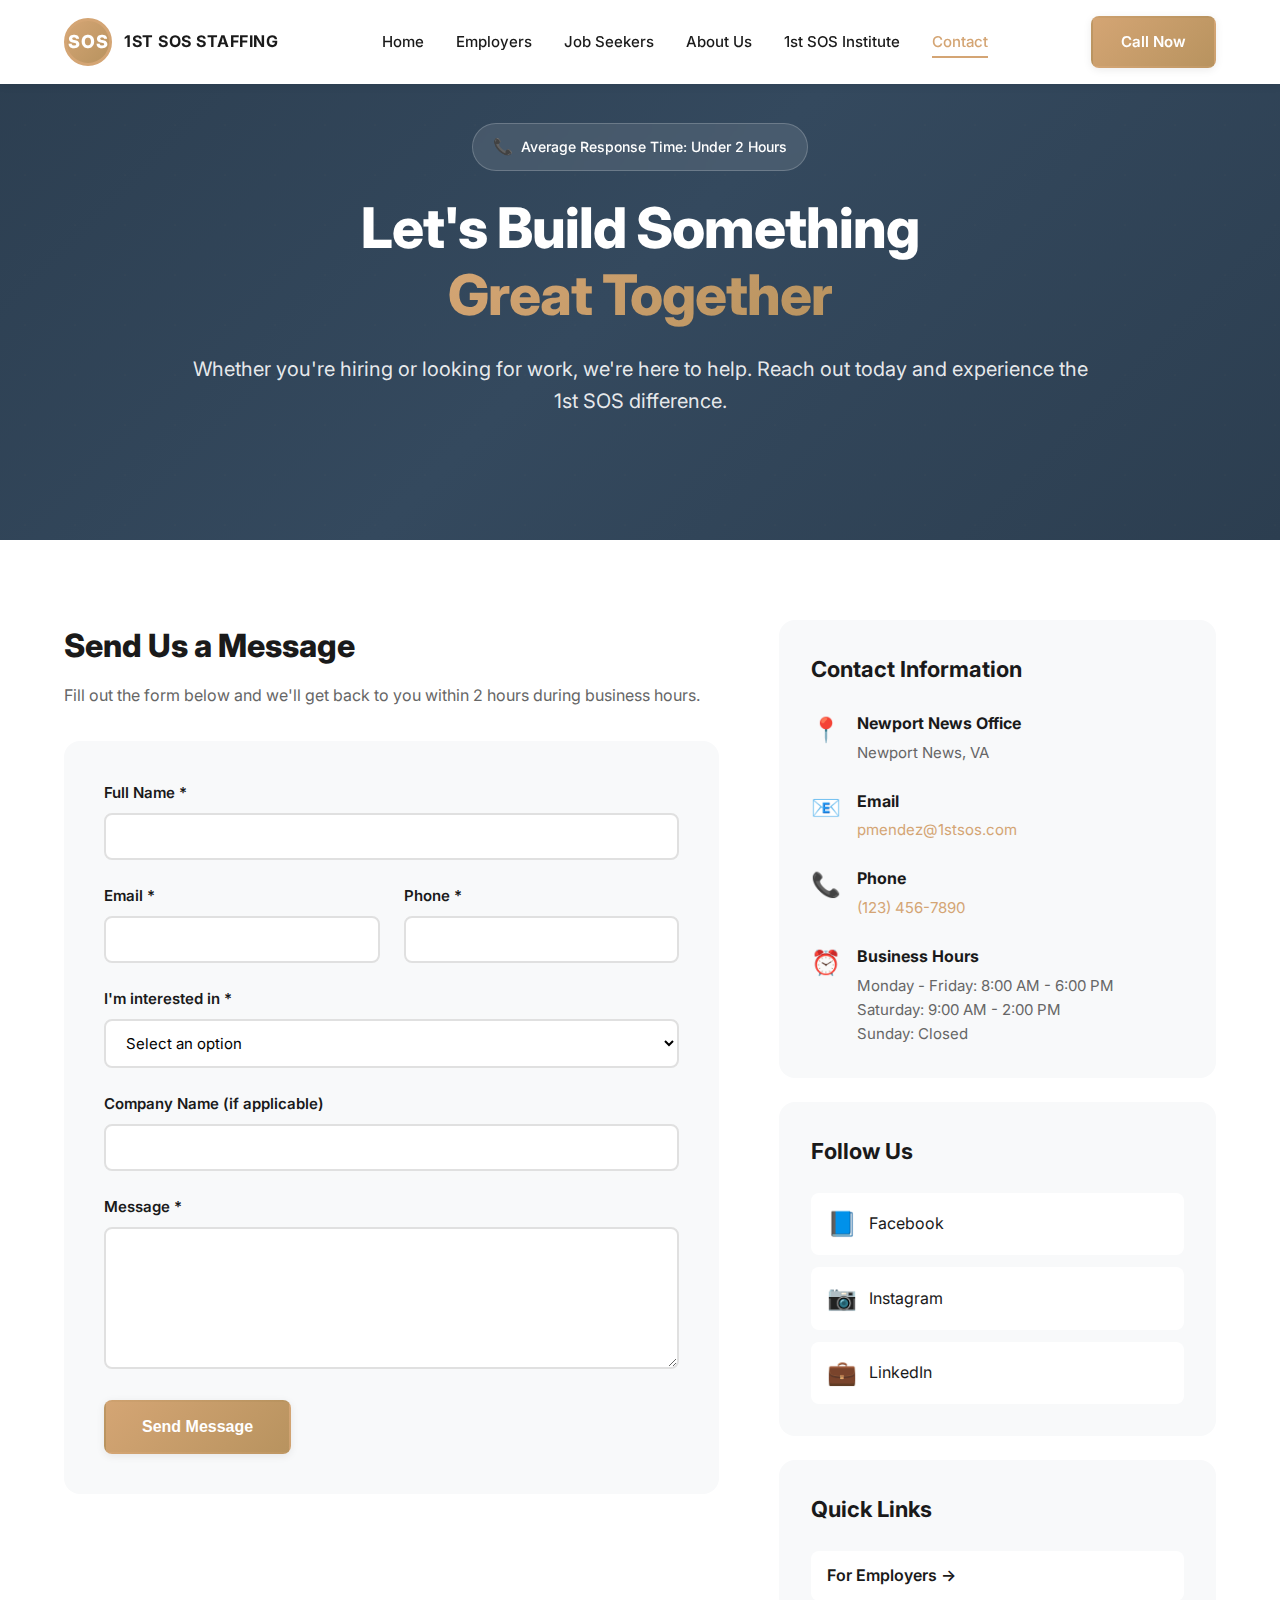
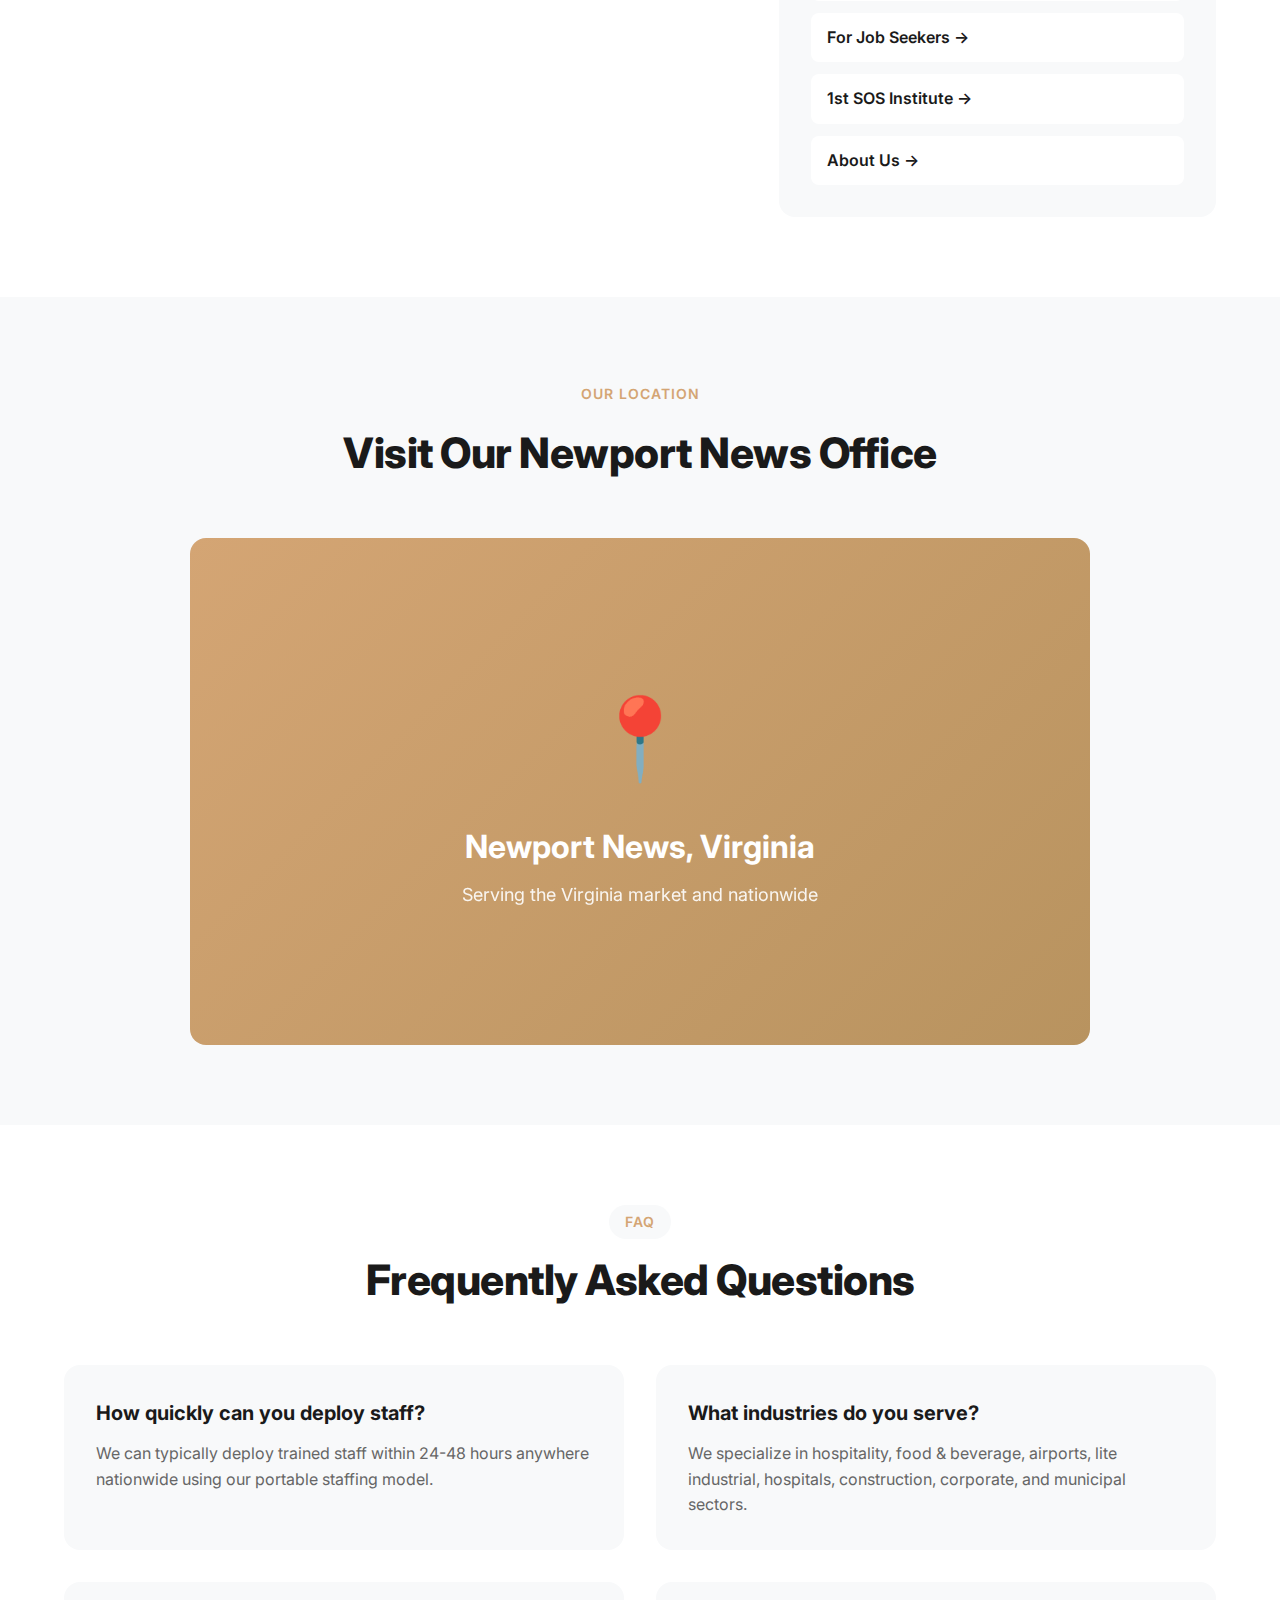
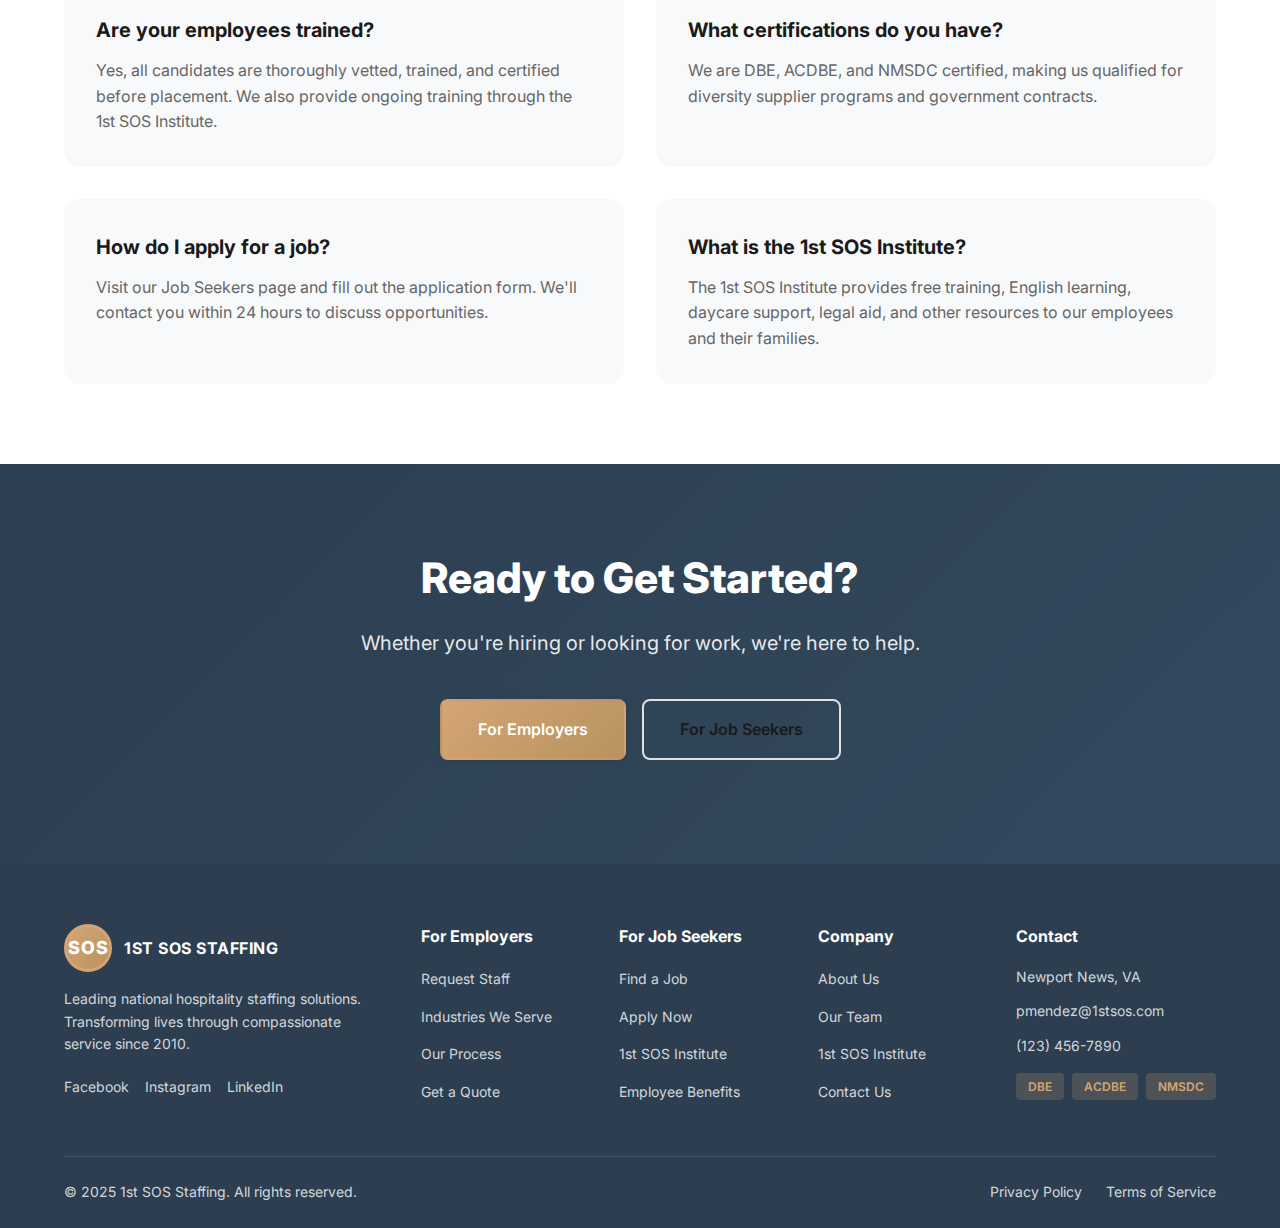
<file: contact.html>
<!DOCTYPE html>
<html lang="en">
<head>
    <meta charset="UTF-8">
    <meta name="viewport" content="width=device-width, initial-scale=1.0">
    <meta name="description" content="Contact 1st SOS Staffing in Newport News, VA. Request staff or apply for a job. Average response time under 2 hours.">
    <title>Contact Us - Get in Touch | 1st SOS Staffing</title>
    <link rel="stylesheet" href="css/styles.css">
    <link rel="preconnect" href="https://fonts.googleapis.com">
    <link rel="preconnect" href="https://fonts.gstatic.com" crossorigin>
    <link href="https://fonts.googleapis.com/css2?family=Inter:wght@300;400;500;600;700;800;900&display=swap" rel="stylesheet">
</head>
<body>
    <!-- Navigation -->
    <nav class="navbar" id="navbar">
        <div class="container">
            <div class="nav-wrapper">
                <a href="index.html" class="logo">
                    <div class="logo-circle">
                        <span class="logo-text">SOS</span>
                    </div>
                    <span class="logo-name">1ST SOS STAFFING</span>
                </a>
                <div class="nav-menu" id="navMenu">
                    <a href="index.html" class="nav-link">Home</a>
                    <a href="employers.html" class="nav-link">Employers</a>
                    <a href="job-seekers.html" class="nav-link">Job Seekers</a>
                    <a href="about.html" class="nav-link">About Us</a>
                    <a href="institute.html" class="nav-link">1st SOS Institute</a>
                    <a href="contact.html" class="nav-link active">Contact</a>
                </div>
                <div class="nav-actions">
                    <a href="tel:+1234567890" class="btn btn-primary">Call Now</a>
                    <button class="mobile-menu-toggle" id="mobileMenuToggle">
                        <span></span>
                        <span></span>
                        <span></span>
                    </button>
                </div>
            </div>
        </div>
    </nav>

    <!-- Hero Section -->
    <section class="hero hero-contact">
        <div class="hero-background"></div>
        <div class="container">
            <div class="hero-content">
                <div class="hero-badge">
                    <span class="badge-icon">📞</span>
                    <span>Average Response Time: Under 2 Hours</span>
                </div>
                <h1 class="hero-title">
                    Let's Build Something<br>
                    <span class="gradient-text">Great Together</span>
                </h1>
                <p class="hero-subtitle">
                    Whether you're hiring or looking for work, we're here to help. Reach out today and experience the 1st SOS difference.
                </p>
            </div>
        </div>
    </section>

    <!-- Contact Section -->
    <section class="contact-main-section">
        <div class="container">
            <div class="contact-grid">
                <!-- Contact Form -->
                <div class="contact-form-section">
                    <h2>Send Us a Message</h2>
                    <p class="contact-intro">Fill out the form below and we'll get back to you within 2 hours during business hours.</p>
                    
                    <form class="contact-form">
                        <div class="form-group">
                            <label for="name">Full Name *</label>
                            <input type="text" id="name" name="name" required>
                        </div>
                        
                        <div class="form-row">
                            <div class="form-group">
                                <label for="email">Email *</label>
                                <input type="email" id="email" name="email" required>
                            </div>
                            <div class="form-group">
                                <label for="phone">Phone *</label>
                                <input type="tel" id="phone" name="phone" required>
                            </div>
                        </div>
                        
                        <div class="form-group">
                            <label for="inquiry-type">I'm interested in *</label>
                            <select id="inquiry-type" name="inquiry-type" required>
                                <option value="">Select an option</option>
                                <option value="request-staff">Requesting Staff (Employers)</option>
                                <option value="apply-job">Applying for a Job (Job Seekers)</option>
                                <option value="institute">1st SOS Institute Programs</option>
                                <option value="general">General Inquiry</option>
                            </select>
                        </div>
                        
                        <div class="form-group">
                            <label for="company">Company Name (if applicable)</label>
                            <input type="text" id="company" name="company">
                        </div>
                        
                        <div class="form-group">
                            <label for="message">Message *</label>
                            <textarea id="message" name="message" rows="6" required></textarea>
                        </div>
                        
                        <button type="submit" class="btn btn-primary btn-large">Send Message</button>
                    </form>
                </div>
                
                <!-- Contact Info -->
                <div class="contact-info-section">
                    <div class="contact-info-card">
                        <h3>Contact Information</h3>
                        
                        <div class="contact-info-item">
                            <div class="contact-icon">📍</div>
                            <div>
                                <h4>Newport News Office</h4>
                                <p>Newport News, VA</p>
                            </div>
                        </div>
                        
                        <div class="contact-info-item">
                            <div class="contact-icon">📧</div>
                            <div>
                                <h4>Email</h4>
                                <p><a href="mailto:pmendez@1stsos.com">pmendez@1stsos.com</a></p>
                            </div>
                        </div>
                        
                        <div class="contact-info-item">
                            <div class="contact-icon">📞</div>
                            <div>
                                <h4>Phone</h4>
                                <p><a href="tel:+1234567890">(123) 456-7890</a></p>
                            </div>
                        </div>
                        
                        <div class="contact-info-item">
                            <div class="contact-icon">⏰</div>
                            <div>
                                <h4>Business Hours</h4>
                                <p>Monday - Friday: 8:00 AM - 6:00 PM<br>
                                Saturday: 9:00 AM - 2:00 PM<br>
                                Sunday: Closed</p>
                            </div>
                        </div>
                    </div>
                    
                    <div class="contact-info-card">
                        <h3>Follow Us</h3>
                        <div class="social-links-large">
                            <a href="https://www.facebook.com/1stsos/" target="_blank" class="social-link-large">
                                <span class="social-icon">📘</span>
                                <span>Facebook</span>
                            </a>
                            <a href="https://www.instagram.com/1stsos/" target="_blank" class="social-link-large">
                                <span class="social-icon">📷</span>
                                <span>Instagram</span>
                            </a>
                            <a href="https://www.linkedin.com/company/1stsos/" target="_blank" class="social-link-large">
                                <span class="social-icon">💼</span>
                                <span>LinkedIn</span>
                            </a>
                        </div>
                    </div>
                    
                    <div class="contact-info-card">
                        <h3>Quick Links</h3>
                        <div class="quick-links">
                            <a href="employers.html" class="quick-link">For Employers →</a>
                            <a href="job-seekers.html" class="quick-link">For Job Seekers →</a>
                            <a href="institute.html" class="quick-link">1st SOS Institute →</a>
                            <a href="about.html" class="quick-link">About Us →</a>
                        </div>
                    </div>
                </div>
            </div>
        </div>
    </section>

    <!-- Map Section -->
    <section class="map-section">
        <div class="container">
            <div class="section-header">
                <span class="section-label">Our Location</span>
                <h2 class="section-title">Visit Our Newport News Office</h2>
            </div>
            <div class="map-container">
                <div class="map-placeholder-large">
                    <div class="map-marker-large">📍</div>
                    <h3>Newport News, Virginia</h3>
                    <p>Serving the Virginia market and nationwide</p>
                </div>
            </div>
        </div>
    </section>

    <!-- FAQ Section -->
    <section class="faq-section">
        <div class="container">
            <div class="section-header">
                <span class="section-label">FAQ</span>
                <h2 class="section-title">Frequently Asked Questions</h2>
            </div>
            <div class="faq-grid">
                <div class="faq-item">
                    <h3>How quickly can you deploy staff?</h3>
                    <p>We can typically deploy trained staff within 24-48 hours anywhere nationwide using our portable staffing model.</p>
                </div>
                <div class="faq-item">
                    <h3>What industries do you serve?</h3>
                    <p>We specialize in hospitality, food & beverage, airports, lite industrial, hospitals, construction, corporate, and municipal sectors.</p>
                </div>
                <div class="faq-item">
                    <h3>Are your employees trained?</h3>
                    <p>Yes, all candidates are thoroughly vetted, trained, and certified before placement. We also provide ongoing training through the 1st SOS Institute.</p>
                </div>
                <div class="faq-item">
                    <h3>What certifications do you have?</h3>
                    <p>We are DBE, ACDBE, and NMSDC certified, making us qualified for diversity supplier programs and government contracts.</p>
                </div>
                <div class="faq-item">
                    <h3>How do I apply for a job?</h3>
                    <p>Visit our Job Seekers page and fill out the application form. We'll contact you within 24 hours to discuss opportunities.</p>
                </div>
                <div class="faq-item">
                    <h3>What is the 1st SOS Institute?</h3>
                    <p>The 1st SOS Institute provides free training, English learning, daycare support, legal aid, and other resources to our employees and their families.</p>
                </div>
            </div>
        </div>
    </section>

    <!-- CTA Section -->
    <section class="cta-section">
        <div class="container">
            <div class="cta-content">
                <h2 class="cta-title">Ready to Get Started?</h2>
                <p class="cta-subtitle">Whether you're hiring or looking for work, we're here to help.</p>
                <div class="cta-buttons">
                    <a href="employers.html" class="btn btn-primary btn-large">For Employers</a>
                    <a href="job-seekers.html" class="btn btn-secondary btn-large">For Job Seekers</a>
                </div>
            </div>
        </div>
    </section>

    <!-- Footer -->
    <footer class="footer">
        <div class="container">
            <div class="footer-content">
                <div class="footer-column">
                    <div class="footer-logo">
                        <div class="logo-circle">
                            <span class="logo-text">SOS</span>
                        </div>
                        <span class="logo-name">1ST SOS STAFFING</span>
                    </div>
                    <p class="footer-description">
                        Leading national hospitality staffing solutions. Transforming lives through compassionate service since 2010.
                    </p>
                    <div class="footer-social">
                        <a href="https://www.facebook.com/1stsos/" target="_blank" class="social-link">Facebook</a>
                        <a href="https://www.instagram.com/1stsos/" target="_blank" class="social-link">Instagram</a>
                        <a href="https://www.linkedin.com/company/1stsos/" target="_blank" class="social-link">LinkedIn</a>
                    </div>
                </div>
                <div class="footer-column">
                    <h4 class="footer-title">For Employers</h4>
                    <ul class="footer-links">
                        <li><a href="employers.html">Request Staff</a></li>
                        <li><a href="employers.html#industries">Industries We Serve</a></li>
                        <li><a href="employers.html#process">Our Process</a></li>
                        <li><a href="contact.html">Get a Quote</a></li>
                    </ul>
                </div>
                <div class="footer-column">
                    <h4 class="footer-title">For Job Seekers</h4>
                    <ul class="footer-links">
                        <li><a href="job-seekers.html">Find a Job</a></li>
                        <li><a href="job-seekers.html#apply">Apply Now</a></li>
                        <li><a href="institute.html">1st SOS Institute</a></li>
                        <li><a href="job-seekers.html#benefits">Employee Benefits</a></li>
                    </ul>
                </div>
                <div class="footer-column">
                    <h4 class="footer-title">Company</h4>
                    <ul class="footer-links">
                        <li><a href="about.html">About Us</a></li>
                        <li><a href="about.html#team">Our Team</a></li>
                        <li><a href="institute.html">1st SOS Institute</a></li>
                        <li><a href="contact.html">Contact Us</a></li>
                    </ul>
                </div>
                <div class="footer-column">
                    <h4 class="footer-title">Contact</h4>
                    <ul class="footer-contact">
                        <li>Newport News, VA</li>
                        <li><a href="mailto:pmendez@1stsos.com">pmendez@1stsos.com</a></li>
                        <li><a href="tel:+1234567890">(123) 456-7890</a></li>
                    </ul>
                    <div class="footer-certifications">
                        <span class="cert-mini">DBE</span>
                        <span class="cert-mini">ACDBE</span>
                        <span class="cert-mini">NMSDC</span>
                    </div>
                </div>
            </div>
            <div class="footer-bottom">
                <p>&copy; 2025 1st SOS Staffing. All rights reserved.</p>
                <div class="footer-bottom-links">
                    <a href="#">Privacy Policy</a>
                    <a href="#">Terms of Service</a>
                </div>
            </div>
        </div>
    </footer>

    <script src="js/main.js"></script>
</body>
</html>
</file>
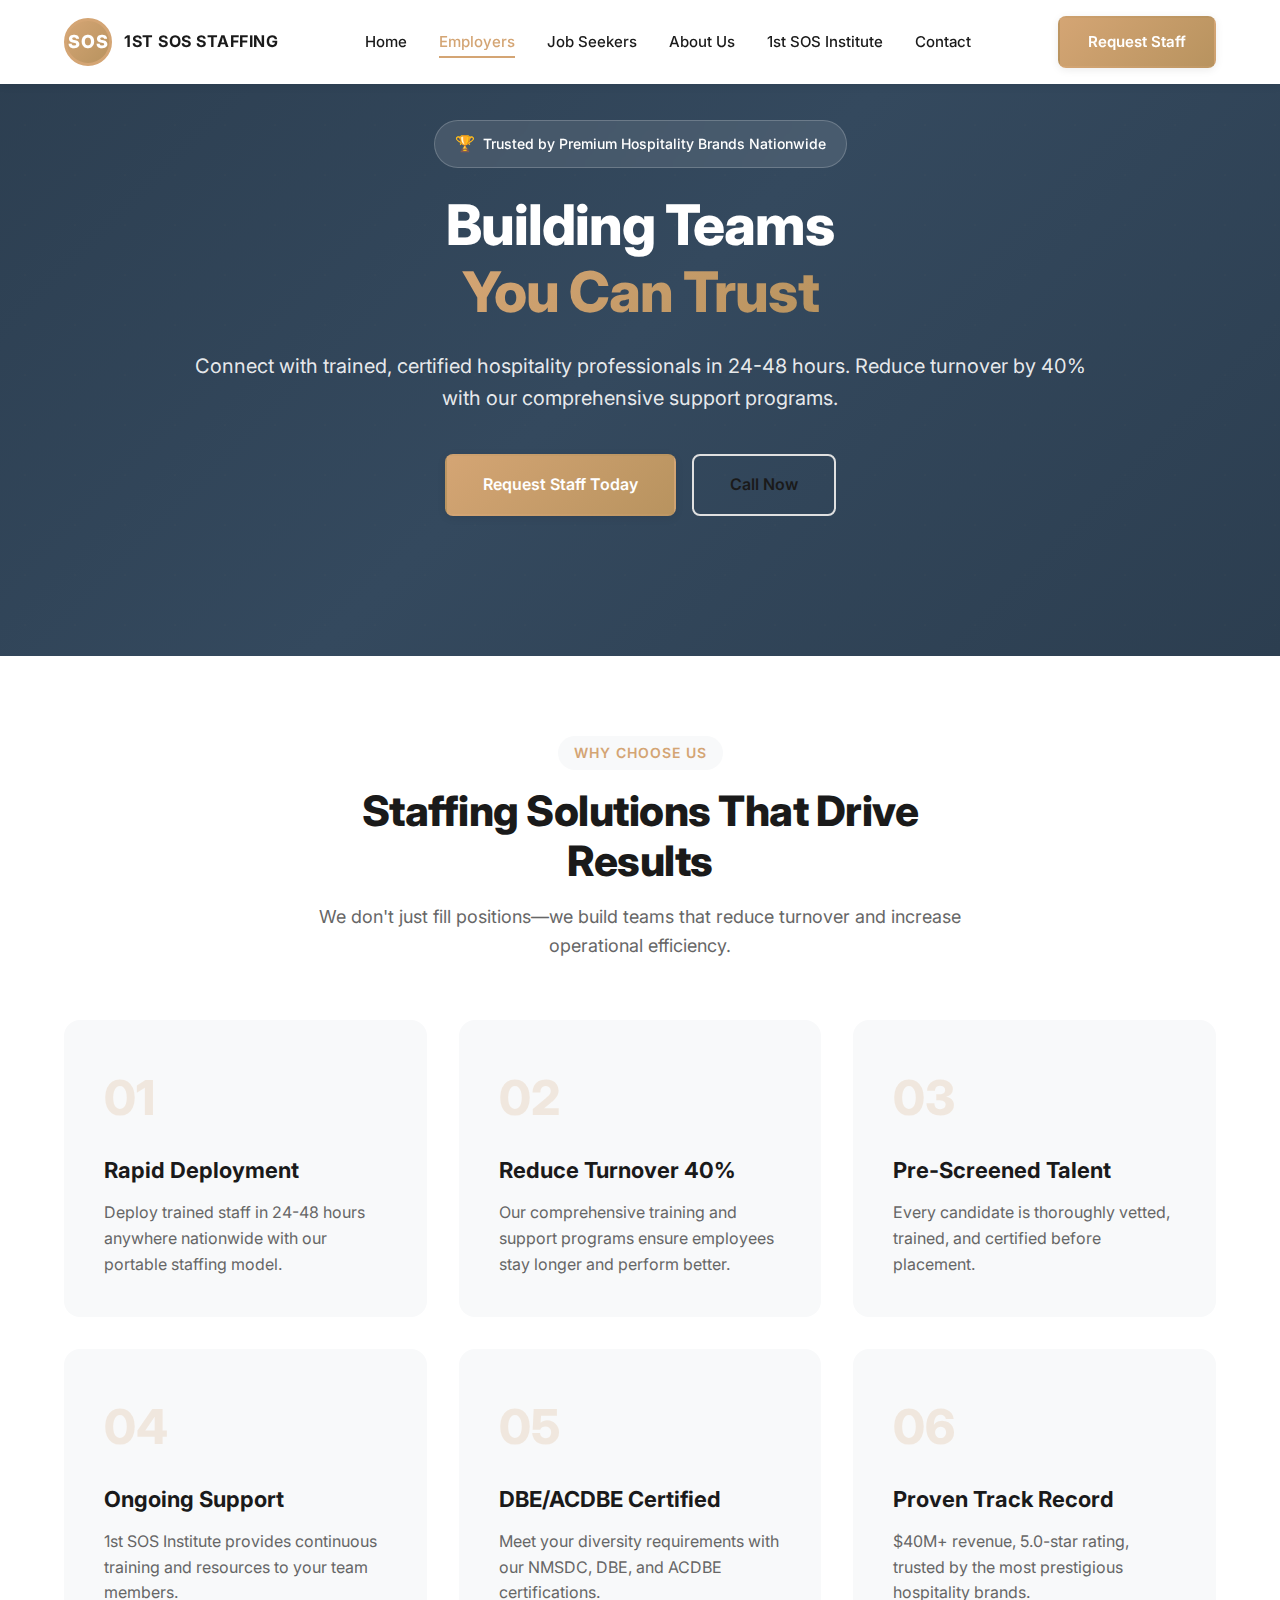
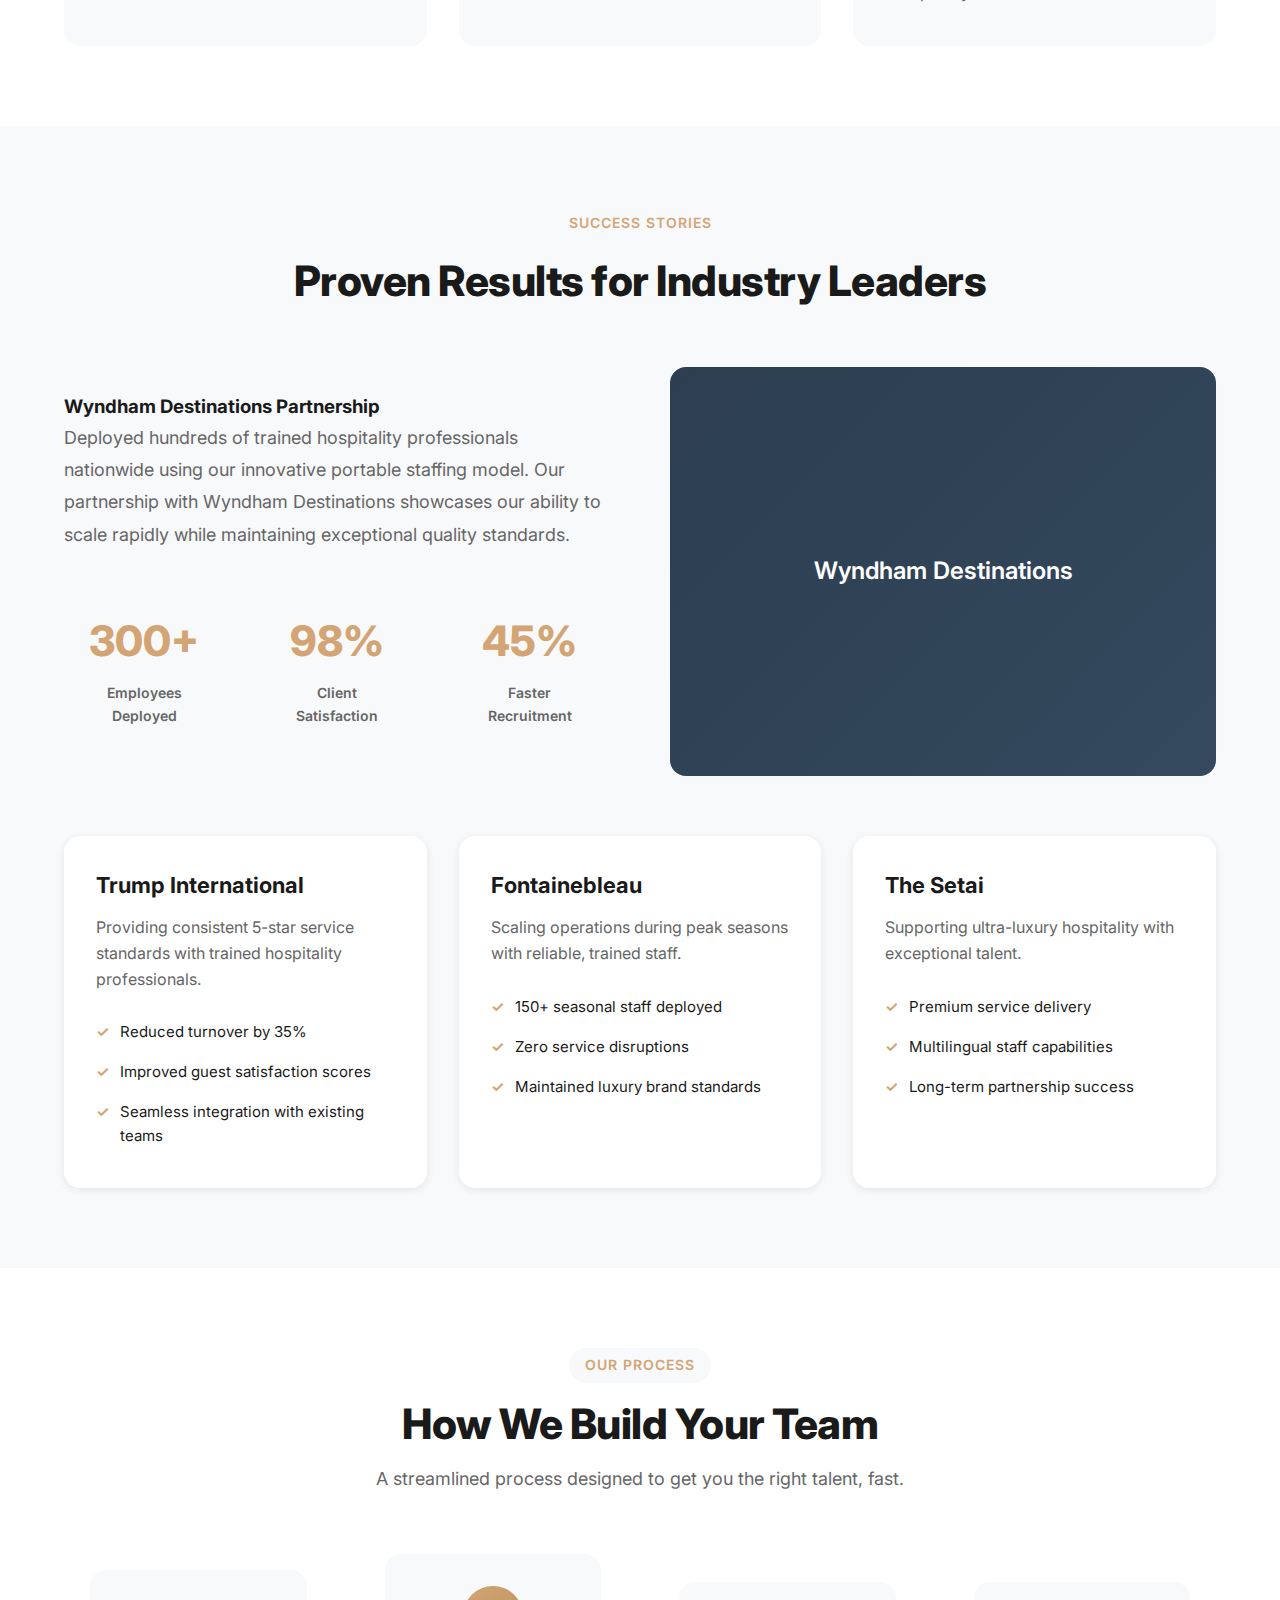
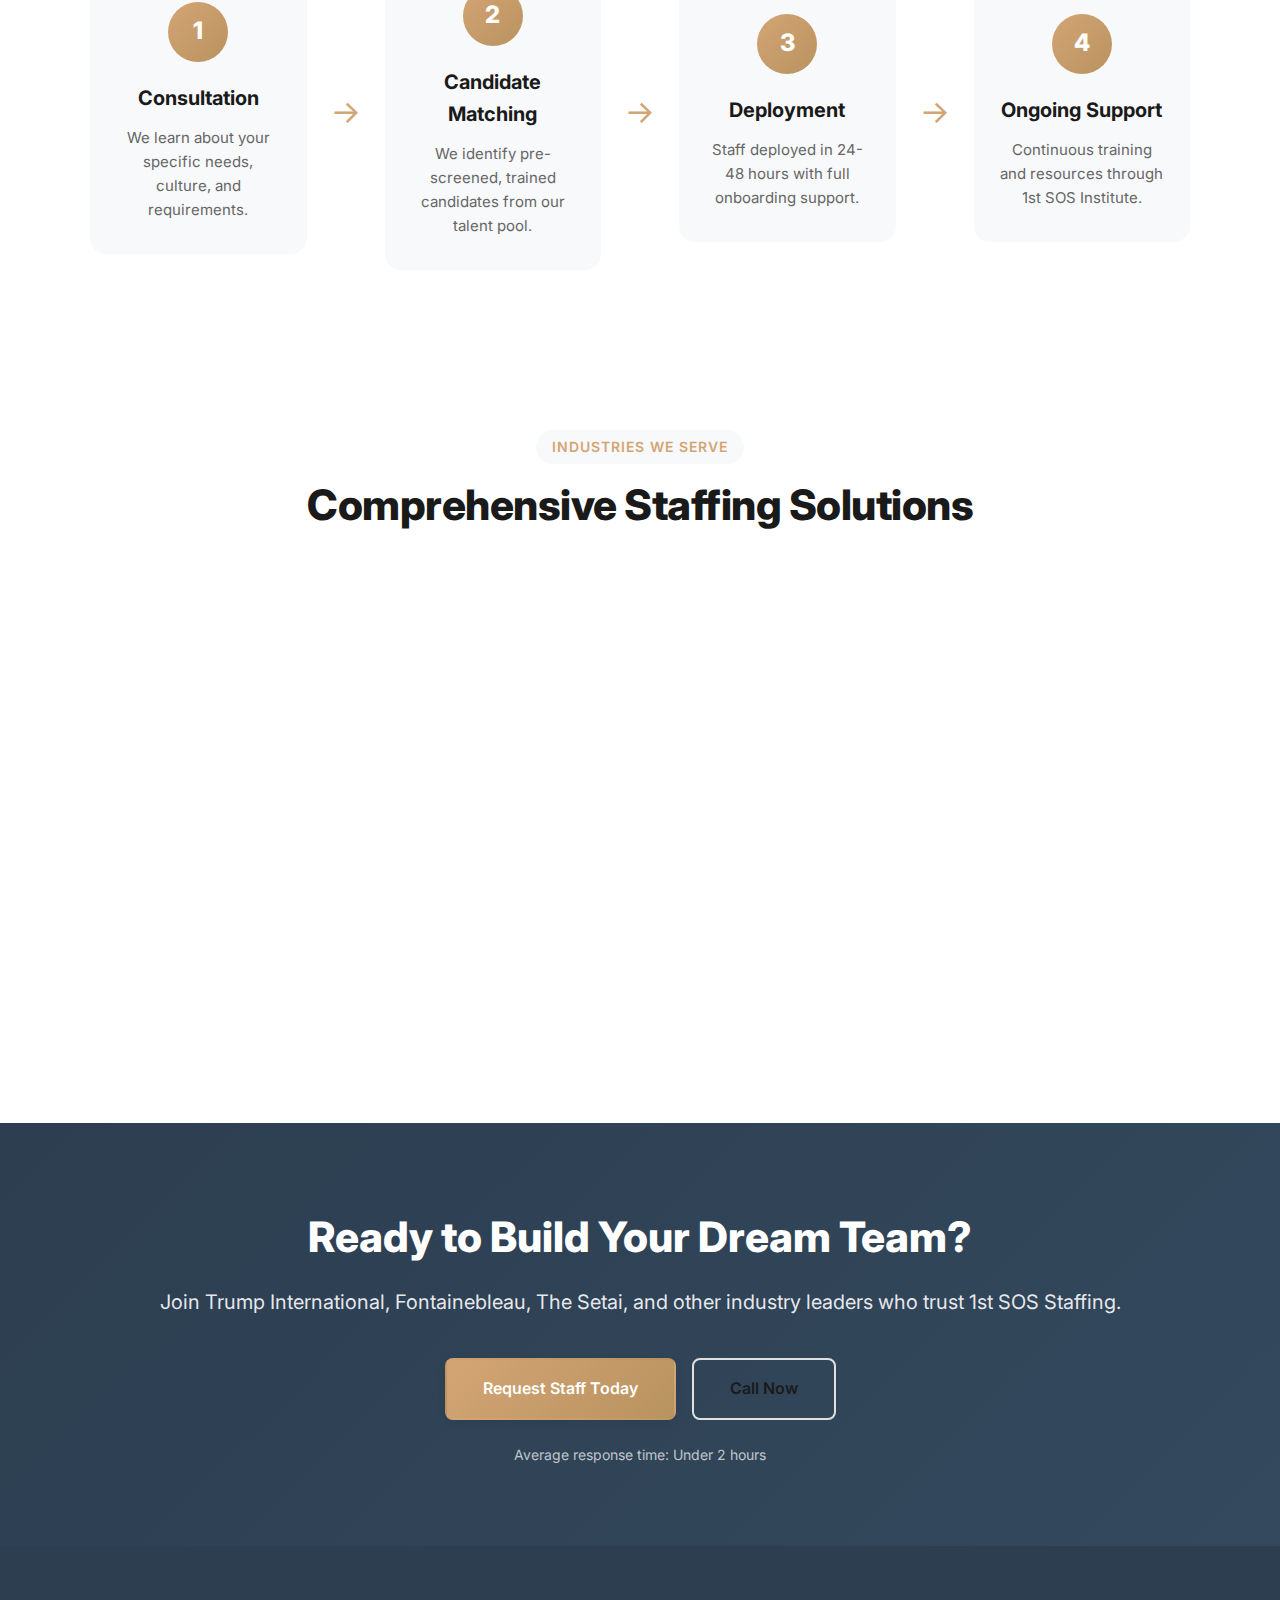
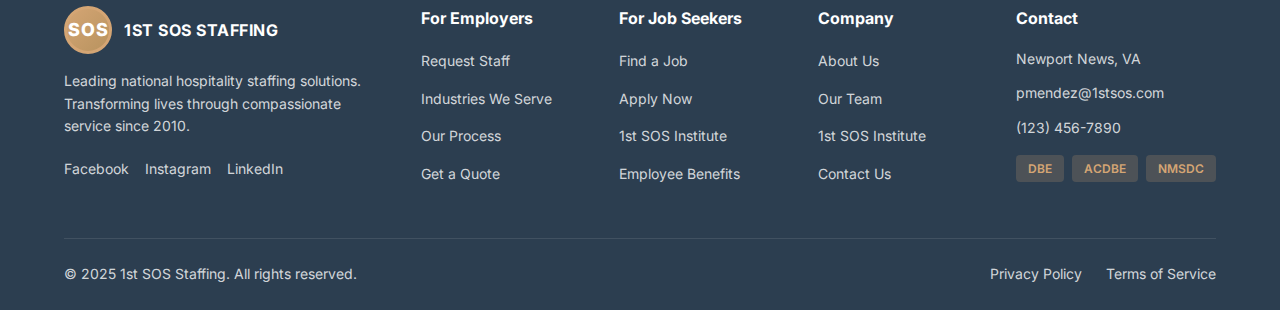
<file: employers.html>
<!DOCTYPE html>
<html lang="en">
<head>
    <meta charset="UTF-8">
    <meta name="viewport" content="width=device-width, initial-scale=1.0">
    <meta name="description" content="Build your dream hospitality team with 1st SOS Staffing. Trusted by Trump International, Fontainebleau, The Setai. Request staff today.">
    <title>Employers - Request Premium Hospitality Staff | 1st SOS Staffing</title>
    <link rel="stylesheet" href="css/styles.css">
    <link rel="preconnect" href="https://fonts.googleapis.com">
    <link rel="preconnect" href="https://fonts.gstatic.com" crossorigin>
    <link href="https://fonts.googleapis.com/css2?family=Inter:wght@300;400;500;600;700;800;900&display=swap" rel="stylesheet">
</head>
<body>
    <!-- Navigation -->
    <nav class="navbar" id="navbar">
        <div class="container">
            <div class="nav-wrapper">
                <a href="index.html" class="logo">
                    <div class="logo-circle">
                        <span class="logo-text">SOS</span>
                    </div>
                    <span class="logo-name">1ST SOS STAFFING</span>
                </a>
                <div class="nav-menu" id="navMenu">
                    <a href="index.html" class="nav-link">Home</a>
                    <a href="employers.html" class="nav-link active">Employers</a>
                    <a href="job-seekers.html" class="nav-link">Job Seekers</a>
                    <a href="about.html" class="nav-link">About Us</a>
                    <a href="institute.html" class="nav-link">1st SOS Institute</a>
                    <a href="contact.html" class="nav-link">Contact</a>
                </div>
                <div class="nav-actions">
                    <a href="contact.html" class="btn btn-primary">Request Staff</a>
                    <button class="mobile-menu-toggle" id="mobileMenuToggle">
                        <span></span>
                        <span></span>
                        <span></span>
                    </button>
                </div>
            </div>
        </div>
    </nav>

    <!-- Mobile CTA (Sticky) -->
    <div class="mobile-cta-sticky" id="mobileCTA">
        <a href="contact.html" class="btn btn-primary btn-block">Request Staff Now</a>
    </div>

    <!-- Hero Section -->
    <section class="hero hero-employers">
        <div class="hero-background"></div>
        <div class="container">
            <div class="hero-content">
                <div class="hero-badge">
                    <span class="badge-icon">🏆</span>
                    <span>Trusted by Premium Hospitality Brands Nationwide</span>
                </div>
                <h1 class="hero-title">
                    Building Teams<br>
                    <span class="gradient-text">You Can Trust</span>
                </h1>
                <p class="hero-subtitle">
                    Connect with trained, certified hospitality professionals in 24-48 hours. Reduce turnover by 40% with our comprehensive support programs.
                </p>
                <div class="hero-cta">
                    <a href="contact.html" class="btn btn-primary btn-large">Request Staff Today</a>
                    <a href="tel:+1234567890" class="btn btn-secondary btn-large">Call Now</a>
                </div>
            </div>
        </div>
    </section>

    <!-- Benefits for Employers -->
    <section class="benefits-section">
        <div class="container">
            <div class="section-header">
                <span class="section-label">Why Choose Us</span>
                <h2 class="section-title">Staffing Solutions That Drive Results</h2>
                <p class="section-subtitle">We don't just fill positions—we build teams that reduce turnover and increase operational efficiency.</p>
            </div>
            <div class="benefits-grid">
                <div class="benefit-card">
                    <div class="benefit-number">01</div>
                    <h3>Rapid Deployment</h3>
                    <p>Deploy trained staff in 24-48 hours anywhere nationwide with our portable staffing model.</p>
                </div>
                <div class="benefit-card">
                    <div class="benefit-number">02</div>
                    <h3>Reduce Turnover 40%</h3>
                    <p>Our comprehensive training and support programs ensure employees stay longer and perform better.</p>
                </div>
                <div class="benefit-card">
                    <div class="benefit-number">03</div>
                    <h3>Pre-Screened Talent</h3>
                    <p>Every candidate is thoroughly vetted, trained, and certified before placement.</p>
                </div>
                <div class="benefit-card">
                    <div class="benefit-number">04</div>
                    <h3>Ongoing Support</h3>
                    <p>1st SOS Institute provides continuous training and resources to your team members.</p>
                </div>
                <div class="benefit-card">
                    <div class="benefit-number">05</div>
                    <h3>DBE/ACDBE Certified</h3>
                    <p>Meet your diversity requirements with our NMSDC, DBE, and ACDBE certifications.</p>
                </div>
                <div class="benefit-card">
                    <div class="benefit-number">06</div>
                    <h3>Proven Track Record</h3>
                    <p>$40M+ revenue, 5.0-star rating, trusted by the most prestigious hospitality brands.</p>
                </div>
            </div>
        </div>
    </section>

    <!-- Case Studies -->
    <section class="case-studies-section">
        <div class="container">
            <div class="section-header">
                <span class="section-label">Success Stories</span>
                <h2 class="section-title">Proven Results for Industry Leaders</h2>
            </div>
            
            <div class="case-study-featured">
                <div class="case-study-content">
                    <div class="case-study-text">
                        <h3>Wyndham Destinations Partnership</h3>
                        <p class="case-study-description">
                            Deployed hundreds of trained hospitality professionals nationwide using our innovative portable staffing model. Our partnership with Wyndham Destinations showcases our ability to scale rapidly while maintaining exceptional quality standards.
                        </p>
                        <div class="case-study-metrics">
                            <div class="metric">
                                <div class="metric-number">300+</div>
                                <div class="metric-label">Employees Deployed</div>
                            </div>
                            <div class="metric">
                                <div class="metric-number">98%</div>
                                <div class="metric-label">Client Satisfaction</div>
                            </div>
                            <div class="metric">
                                <div class="metric-number">45%</div>
                                <div class="metric-label">Faster Recruitment</div>
                            </div>
                        </div>
                    </div>
                    <div class="case-study-image">
                        <div class="image-placeholder">
                            <span>Wyndham Destinations</span>
                        </div>
                    </div>
                </div>
            </div>

            <div class="case-study-grid">
                <div class="case-study-card">
                    <h4>Trump International</h4>
                    <p>Providing consistent 5-star service standards with trained hospitality professionals.</p>
                    <ul>
                        <li>Reduced turnover by 35%</li>
                        <li>Improved guest satisfaction scores</li>
                        <li>Seamless integration with existing teams</li>
                    </ul>
                </div>
                <div class="case-study-card">
                    <h4>Fontainebleau</h4>
                    <p>Scaling operations during peak seasons with reliable, trained staff.</p>
                    <ul>
                        <li>150+ seasonal staff deployed</li>
                        <li>Zero service disruptions</li>
                        <li>Maintained luxury brand standards</li>
                    </ul>
                </div>
                <div class="case-study-card">
                    <h4>The Setai</h4>
                    <p>Supporting ultra-luxury hospitality with exceptional talent.</p>
                    <ul>
                        <li>Premium service delivery</li>
                        <li>Multilingual staff capabilities</li>
                        <li>Long-term partnership success</li>
                    </ul>
                </div>
            </div>
        </div>
    </section>

    <!-- Process Section -->
    <section class="process-section" id="process">
        <div class="container">
            <div class="section-header">
                <span class="section-label">Our Process</span>
                <h2 class="section-title">How We Build Your Team</h2>
                <p class="section-subtitle">A streamlined process designed to get you the right talent, fast.</p>
            </div>
            <div class="process-steps">
                <div class="process-step">
                    <div class="step-number">1</div>
                    <h3>Consultation</h3>
                    <p>We learn about your specific needs, culture, and requirements.</p>
                </div>
                <div class="process-arrow">→</div>
                <div class="process-step">
                    <div class="step-number">2</div>
                    <h3>Candidate Matching</h3>
                    <p>We identify pre-screened, trained candidates from our talent pool.</p>
                </div>
                <div class="process-arrow">→</div>
                <div class="process-step">
                    <div class="step-number">3</div>
                    <h3>Deployment</h3>
                    <p>Staff deployed in 24-48 hours with full onboarding support.</p>
                </div>
                <div class="process-arrow">→</div>
                <div class="process-step">
                    <div class="step-number">4</div>
                    <h3>Ongoing Support</h3>
                    <p>Continuous training and resources through 1st SOS Institute.</p>
                </div>
            </div>
        </div>
    </section>

    <!-- Industries -->
    <section class="industries-section" id="industries">
        <div class="container">
            <div class="section-header">
                <span class="section-label">Industries We Serve</span>
                <h2 class="section-title">Comprehensive Staffing Solutions</h2>
            </div>
            <div class="industries-grid">
                <div class="industry-card">
                    <div class="industry-icon">🏨</div>
                    <h3>Hospitality</h3>
                    <p>Hotels, resorts, and luxury accommodations</p>
                </div>
                <div class="industry-card">
                    <div class="industry-icon">🍽️</div>
                    <h3>Food & Beverage</h3>
                    <p>Restaurants, catering, and culinary services</p>
                </div>
                <div class="industry-card">
                    <div class="industry-icon">✈️</div>
                    <h3>Airports</h3>
                    <p>Airport services and ground operations</p>
                </div>
                <div class="industry-card">
                    <div class="industry-icon">🏗️</div>
                    <h3>Lite Industrial</h3>
                    <p>Warehouse and light manufacturing</p>
                </div>
                <div class="industry-card">
                    <div class="industry-icon">🏥</div>
                    <h3>Hospitals & Clinics</h3>
                    <p>Healthcare support services</p>
                </div>
                <div class="industry-card">
                    <div class="industry-icon">🏢</div>
                    <h3>Corporate</h3>
                    <p>Office and administrative staffing</p>
                </div>
                <div class="industry-card">
                    <div class="industry-icon">🔨</div>
                    <h3>Construction</h3>
                    <p>Construction support and labor</p>
                </div>
                <div class="industry-card">
                    <div class="industry-icon">🏛️</div>
                    <h3>Municipal</h3>
                    <p>Government and public sector</p>
                </div>
            </div>
        </div>
    </section>

    <!-- CTA Section -->
    <section class="cta-section">
        <div class="container">
            <div class="cta-content">
                <h2 class="cta-title">Ready to Build Your Dream Team?</h2>
                <p class="cta-subtitle">Join Trump International, Fontainebleau, The Setai, and other industry leaders who trust 1st SOS Staffing.</p>
                <div class="cta-buttons">
                    <a href="contact.html" class="btn btn-primary btn-large">Request Staff Today</a>
                    <a href="tel:+1234567890" class="btn btn-secondary btn-large">Call Now</a>
                </div>
                <p class="cta-note">Average response time: Under 2 hours</p>
            </div>
        </div>
    </section>

    <!-- Footer -->
    <footer class="footer">
        <div class="container">
            <div class="footer-content">
                <div class="footer-column">
                    <div class="footer-logo">
                        <div class="logo-circle">
                            <span class="logo-text">SOS</span>
                        </div>
                        <span class="logo-name">1ST SOS STAFFING</span>
                    </div>
                    <p class="footer-description">
                        Leading national hospitality staffing solutions. Transforming lives through compassionate service since 2010.
                    </p>
                    <div class="footer-social">
                        <a href="https://www.facebook.com/1stsos/" target="_blank" class="social-link">Facebook</a>
                        <a href="https://www.instagram.com/1stsos/" target="_blank" class="social-link">Instagram</a>
                        <a href="https://www.linkedin.com/company/1stsos/" target="_blank" class="social-link">LinkedIn</a>
                    </div>
                </div>
                <div class="footer-column">
                    <h4 class="footer-title">For Employers</h4>
                    <ul class="footer-links">
                        <li><a href="employers.html">Request Staff</a></li>
                        <li><a href="employers.html#industries">Industries We Serve</a></li>
                        <li><a href="employers.html#process">Our Process</a></li>
                        <li><a href="contact.html">Get a Quote</a></li>
                    </ul>
                </div>
                <div class="footer-column">
                    <h4 class="footer-title">For Job Seekers</h4>
                    <ul class="footer-links">
                        <li><a href="job-seekers.html">Find a Job</a></li>
                        <li><a href="job-seekers.html#apply">Apply Now</a></li>
                        <li><a href="institute.html">1st SOS Institute</a></li>
                        <li><a href="job-seekers.html#benefits">Employee Benefits</a></li>
                    </ul>
                </div>
                <div class="footer-column">
                    <h4 class="footer-title">Company</h4>
                    <ul class="footer-links">
                        <li><a href="about.html">About Us</a></li>
                        <li><a href="about.html#team">Our Team</a></li>
                        <li><a href="institute.html">1st SOS Institute</a></li>
                        <li><a href="contact.html">Contact Us</a></li>
                    </ul>
                </div>
                <div class="footer-column">
                    <h4 class="footer-title">Contact</h4>
                    <ul class="footer-contact">
                        <li>Newport News, VA</li>
                        <li><a href="mailto:pmendez@1stsos.com">pmendez@1stsos.com</a></li>
                        <li><a href="tel:+1234567890">(123) 456-7890</a></li>
                    </ul>
                    <div class="footer-certifications">
                        <span class="cert-mini">DBE</span>
                        <span class="cert-mini">ACDBE</span>
                        <span class="cert-mini">NMSDC</span>
                    </div>
                </div>
            </div>
            <div class="footer-bottom">
                <p>&copy; 2025 1st SOS Staffing. All rights reserved.</p>
                <div class="footer-bottom-links">
                    <a href="#">Privacy Policy</a>
                    <a href="#">Terms of Service</a>
                </div>
            </div>
        </div>
    </footer>

    <script src="js/main.js"></script>
</body>
</html>
</file>
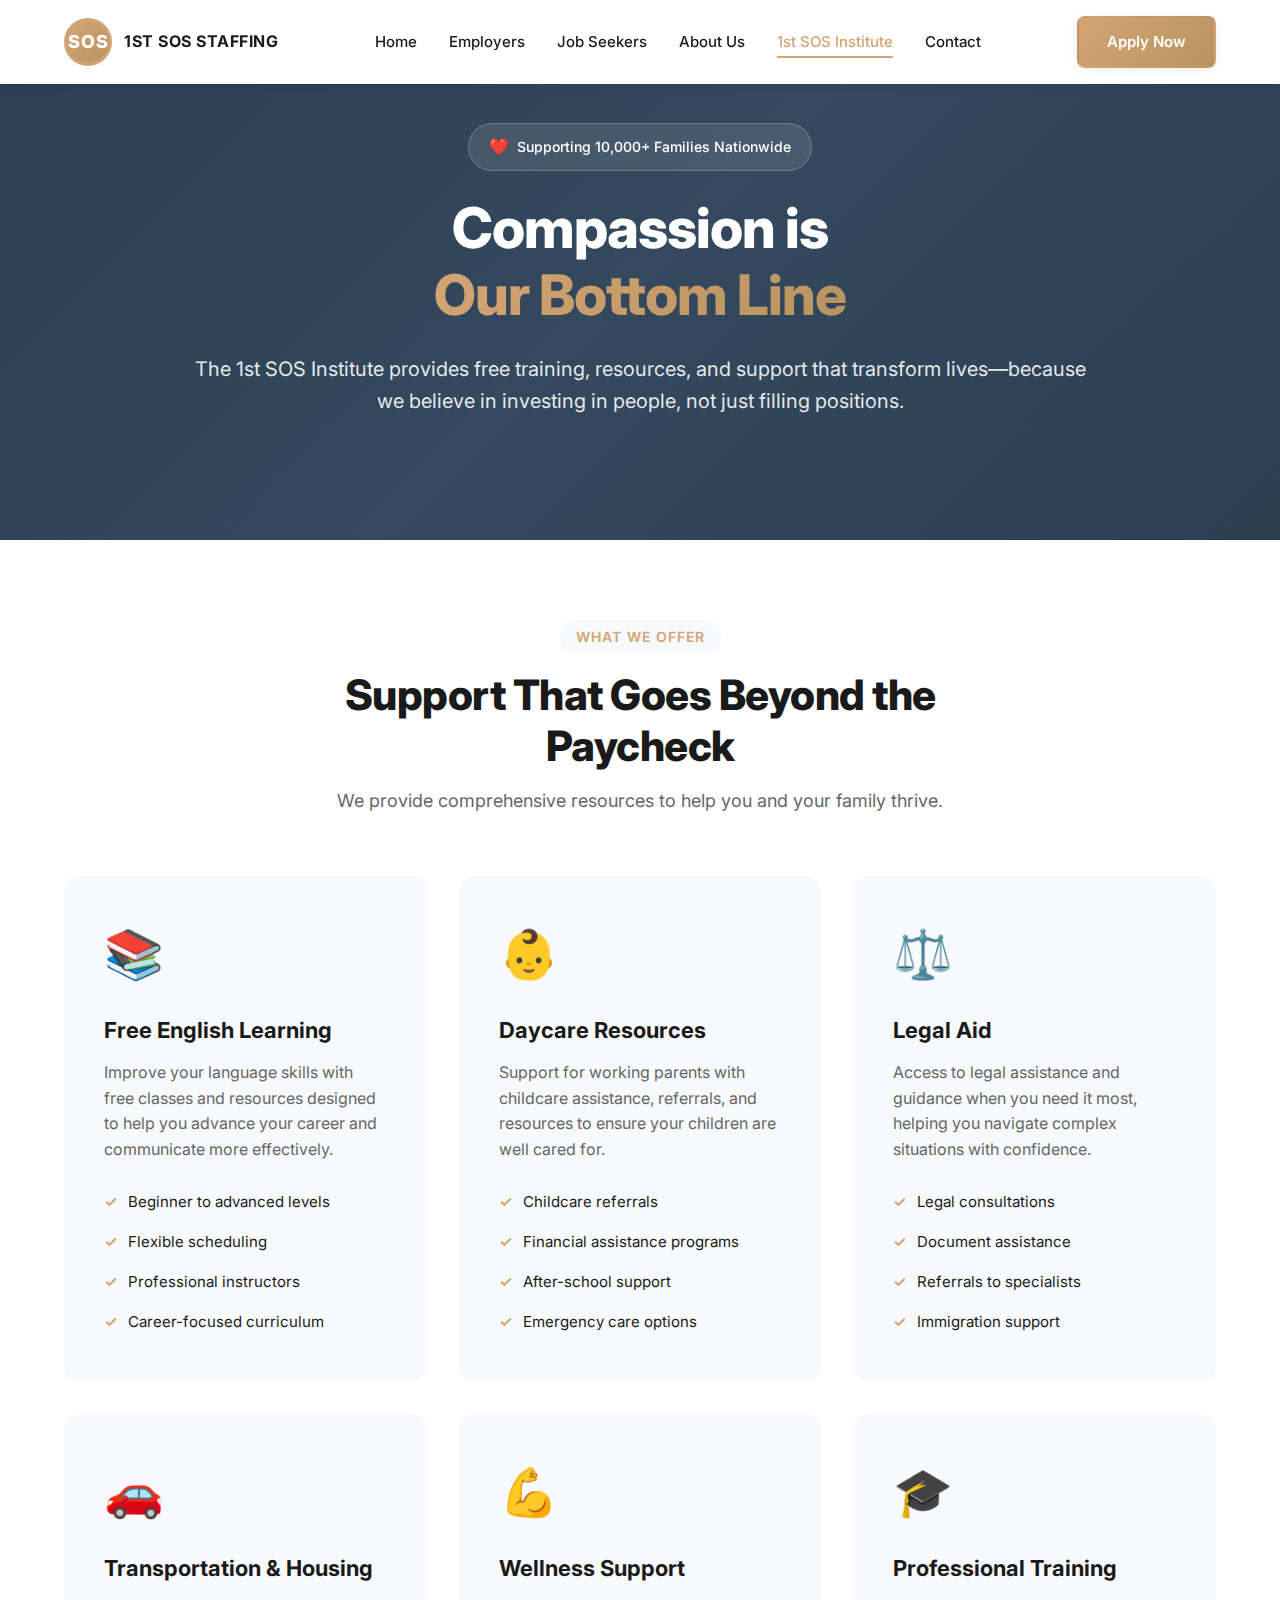
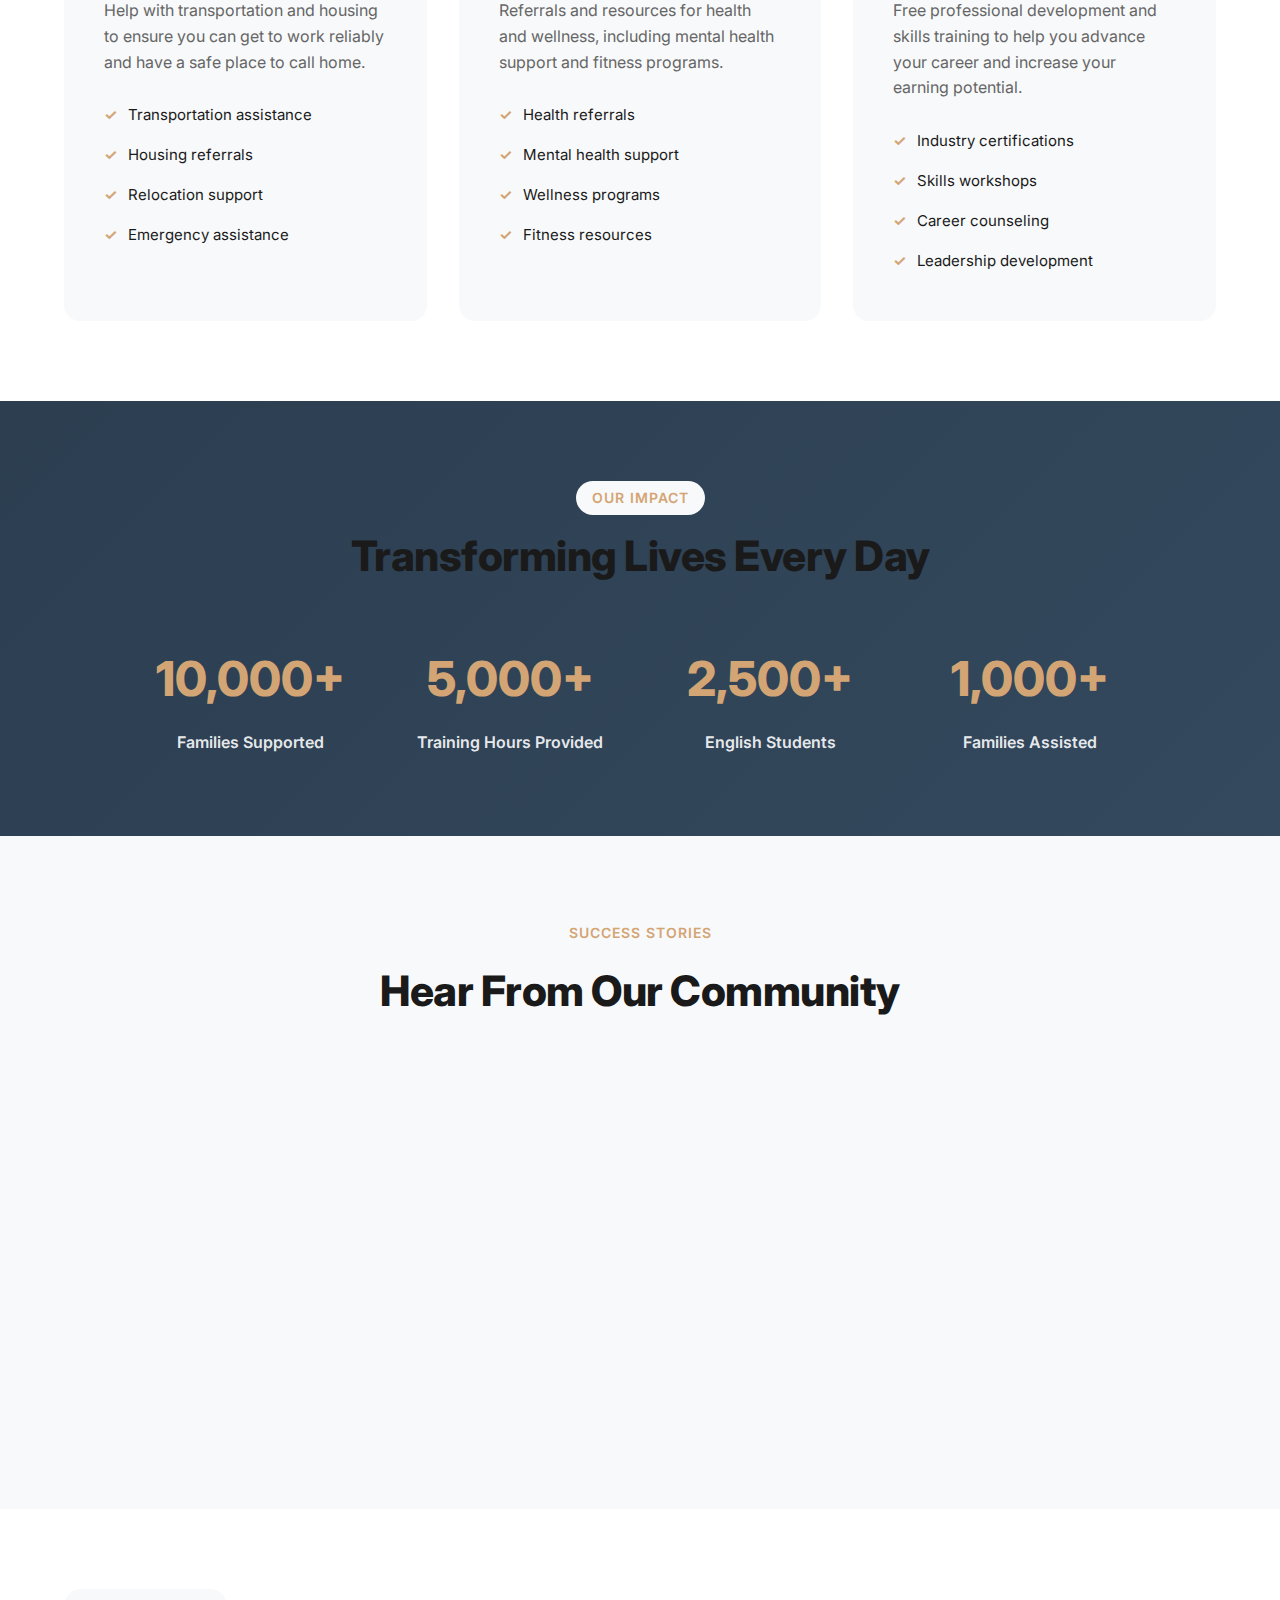
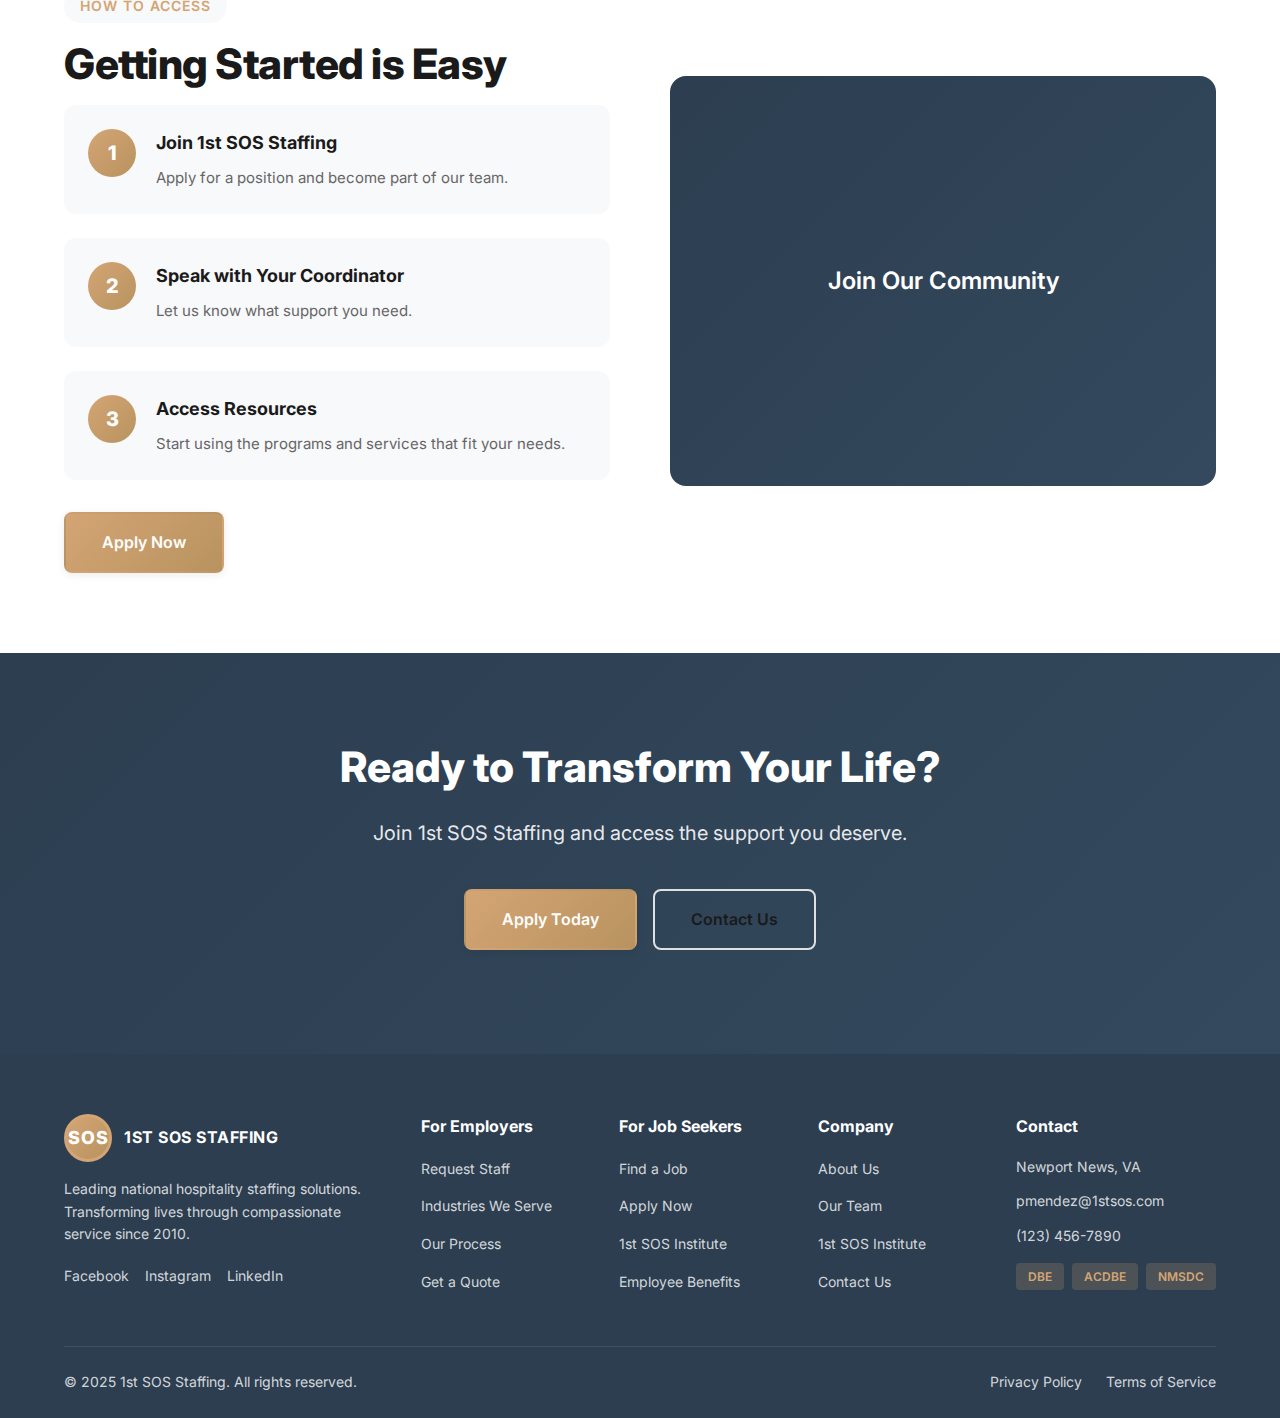
<file: institute.html>
<!DOCTYPE html>
<html lang="en">
<head>
    <meta charset="UTF-8">
    <meta name="viewport" content="width=device-width, initial-scale=1.0">
    <meta name="description" content="1st SOS Institute - Free training, English learning, daycare support, legal aid, and more. Compassion is our bottom line.">
    <title>1st SOS Institute - Employee Support & Training | 1st SOS Staffing</title>
    <link rel="stylesheet" href="css/styles.css">
    <link rel="preconnect" href="https://fonts.googleapis.com">
    <link rel="preconnect" href="https://fonts.gstatic.com" crossorigin>
    <link href="https://fonts.googleapis.com/css2?family=Inter:wght@300;400;500;600;700;800;900&display=swap" rel="stylesheet">
</head>
<body>
    <!-- Navigation -->
    <nav class="navbar" id="navbar">
        <div class="container">
            <div class="nav-wrapper">
                <a href="index.html" class="logo">
                    <div class="logo-circle">
                        <span class="logo-text">SOS</span>
                    </div>
                    <span class="logo-name">1ST SOS STAFFING</span>
                </a>
                <div class="nav-menu" id="navMenu">
                    <a href="index.html" class="nav-link">Home</a>
                    <a href="employers.html" class="nav-link">Employers</a>
                    <a href="job-seekers.html" class="nav-link">Job Seekers</a>
                    <a href="about.html" class="nav-link">About Us</a>
                    <a href="institute.html" class="nav-link active">1st SOS Institute</a>
                    <a href="contact.html" class="nav-link">Contact</a>
                </div>
                <div class="nav-actions">
                    <a href="job-seekers.html#apply" class="btn btn-primary">Apply Now</a>
                    <button class="mobile-menu-toggle" id="mobileMenuToggle">
                        <span></span>
                        <span></span>
                        <span></span>
                    </button>
                </div>
            </div>
        </div>
    </nav>

    <!-- Hero Section -->
    <section class="hero hero-institute">
        <div class="hero-background"></div>
        <div class="container">
            <div class="hero-content">
                <div class="hero-badge">
                    <span class="badge-icon">❤️</span>
                    <span>Supporting 10,000+ Families Nationwide</span>
                </div>
                <h1 class="hero-title">
                    Compassion is<br>
                    <span class="gradient-text">Our Bottom Line</span>
                </h1>
                <p class="hero-subtitle">
                    The 1st SOS Institute provides free training, resources, and support that transform lives—because we believe in investing in people, not just filling positions.
                </p>
            </div>
        </div>
    </section>

    <!-- What We Offer -->
    <section class="institute-offerings-section">
        <div class="container">
            <div class="section-header">
                <span class="section-label">What We Offer</span>
                <h2 class="section-title">Support That Goes Beyond the Paycheck</h2>
                <p class="section-subtitle">We provide comprehensive resources to help you and your family thrive.</p>
            </div>
            <div class="offerings-grid">
                <div class="offering-card">
                    <div class="offering-icon">📚</div>
                    <h3>Free English Learning</h3>
                    <p>Improve your language skills with free classes and resources designed to help you advance your career and communicate more effectively.</p>
                    <ul class="offering-features">
                        <li>Beginner to advanced levels</li>
                        <li>Flexible scheduling</li>
                        <li>Professional instructors</li>
                        <li>Career-focused curriculum</li>
                    </ul>
                </div>
                <div class="offering-card">
                    <div class="offering-icon">👶</div>
                    <h3>Daycare Resources</h3>
                    <p>Support for working parents with childcare assistance, referrals, and resources to ensure your children are well cared for.</p>
                    <ul class="offering-features">
                        <li>Childcare referrals</li>
                        <li>Financial assistance programs</li>
                        <li>After-school support</li>
                        <li>Emergency care options</li>
                    </ul>
                </div>
                <div class="offering-card">
                    <div class="offering-icon">⚖️</div>
                    <h3>Legal Aid</h3>
                    <p>Access to legal assistance and guidance when you need it most, helping you navigate complex situations with confidence.</p>
                    <ul class="offering-features">
                        <li>Legal consultations</li>
                        <li>Document assistance</li>
                        <li>Referrals to specialists</li>
                        <li>Immigration support</li>
                    </ul>
                </div>
                <div class="offering-card">
                    <div class="offering-icon">🚗</div>
                    <h3>Transportation & Housing</h3>
                    <p>Help with transportation and housing to ensure you can get to work reliably and have a safe place to call home.</p>
                    <ul class="offering-features">
                        <li>Transportation assistance</li>
                        <li>Housing referrals</li>
                        <li>Relocation support</li>
                        <li>Emergency assistance</li>
                    </ul>
                </div>
                <div class="offering-card">
                    <div class="offering-icon">💪</div>
                    <h3>Wellness Support</h3>
                    <p>Referrals and resources for health and wellness, including mental health support and fitness programs.</p>
                    <ul class="offering-features">
                        <li>Health referrals</li>
                        <li>Mental health support</li>
                        <li>Wellness programs</li>
                        <li>Fitness resources</li>
                    </ul>
                </div>
                <div class="offering-card">
                    <div class="offering-icon">🎓</div>
                    <h3>Professional Training</h3>
                    <p>Free professional development and skills training to help you advance your career and increase your earning potential.</p>
                    <ul class="offering-features">
                        <li>Industry certifications</li>
                        <li>Skills workshops</li>
                        <li>Career counseling</li>
                        <li>Leadership development</li>
                    </ul>
                </div>
            </div>
        </div>
    </section>

    <!-- Impact Section -->
    <section class="impact-section">
        <div class="container">
            <div class="section-header">
                <span class="section-label">Our Impact</span>
                <h2 class="section-title">Transforming Lives Every Day</h2>
            </div>
            <div class="impact-stats">
                <div class="impact-stat">
                    <div class="impact-number">10,000+</div>
                    <div class="impact-label">Families Supported</div>
                </div>
                <div class="impact-stat">
                    <div class="impact-number">5,000+</div>
                    <div class="impact-label">Training Hours Provided</div>
                </div>
                <div class="impact-stat">
                    <div class="impact-number">2,500+</div>
                    <div class="impact-label">English Students</div>
                </div>
                <div class="impact-stat">
                    <div class="impact-number">1,000+</div>
                    <div class="impact-label">Families Assisted</div>
                </div>
            </div>
        </div>
    </section>

    <!-- Testimonials -->
    <section class="institute-testimonials-section">
        <div class="container">
            <div class="section-header">
                <span class="section-label">Success Stories</span>
                <h2 class="section-title">Hear From Our Community</h2>
            </div>
            <div class="testimonials-grid">
                <div class="testimonial-card">
                    <div class="testimonial-stars">★★★★★</div>
                    <p class="testimonial-text">
                        "The English classes changed my life. I can now communicate better with guests and was promoted to supervisor. Thank you 1st SOS Institute!"
                    </p>
                    <div class="testimonial-author">
                        <strong>Maria S.</strong>
                        <span>Hotel Supervisor</span>
                    </div>
                </div>
                <div class="testimonial-card">
                    <div class="testimonial-stars">★★★★★</div>
                    <p class="testimonial-text">
                        "As a single parent, the daycare support was a lifesaver. I could focus on work knowing my children were well cared for."
                    </p>
                    <div class="testimonial-author">
                        <strong>James T.</strong>
                        <span>Restaurant Server</span>
                    </div>
                </div>
                <div class="testimonial-card">
                    <div class="testimonial-stars">★★★★★</div>
                    <p class="testimonial-text">
                        "The legal aid helped me navigate a difficult situation. I'm grateful for the support and guidance I received."
                    </p>
                    <div class="testimonial-author">
                        <strong>Carlos R.</strong>
                        <span>Maintenance Technician</span>
                    </div>
                </div>
            </div>
        </div>
    </section>

    <!-- How to Access -->
    <section class="access-section">
        <div class="container">
            <div class="access-content">
                <div class="access-text">
                    <span class="section-label">How to Access</span>
                    <h2 class="section-title">Getting Started is Easy</h2>
                    <div class="access-steps">
                        <div class="access-step">
                            <div class="access-step-number">1</div>
                            <div class="access-step-content">
                                <h4>Join 1st SOS Staffing</h4>
                                <p>Apply for a position and become part of our team.</p>
                            </div>
                        </div>
                        <div class="access-step">
                            <div class="access-step-number">2</div>
                            <div class="access-step-content">
                                <h4>Speak with Your Coordinator</h4>
                                <p>Let us know what support you need.</p>
                            </div>
                        </div>
                        <div class="access-step">
                            <div class="access-step-number">3</div>
                            <div class="access-step-content">
                                <h4>Access Resources</h4>
                                <p>Start using the programs and services that fit your needs.</p>
                            </div>
                        </div>
                    </div>
                    <a href="job-seekers.html#apply" class="btn btn-primary btn-large">Apply Now</a>
                </div>
                <div class="access-image">
                    <div class="image-placeholder">
                        <span>Join Our Community</span>
                    </div>
                </div>
            </div>
        </div>
    </section>

    <!-- CTA Section -->
    <section class="cta-section">
        <div class="container">
            <div class="cta-content">
                <h2 class="cta-title">Ready to Transform Your Life?</h2>
                <p class="cta-subtitle">Join 1st SOS Staffing and access the support you deserve.</p>
                <div class="cta-buttons">
                    <a href="job-seekers.html#apply" class="btn btn-primary btn-large">Apply Today</a>
                    <a href="contact.html" class="btn btn-secondary btn-large">Contact Us</a>
                </div>
            </div>
        </div>
    </section>

    <!-- Footer -->
    <footer class="footer">
        <div class="container">
            <div class="footer-content">
                <div class="footer-column">
                    <div class="footer-logo">
                        <div class="logo-circle">
                            <span class="logo-text">SOS</span>
                        </div>
                        <span class="logo-name">1ST SOS STAFFING</span>
                    </div>
                    <p class="footer-description">
                        Leading national hospitality staffing solutions. Transforming lives through compassionate service since 2010.
                    </p>
                    <div class="footer-social">
                        <a href="https://www.facebook.com/1stsos/" target="_blank" class="social-link">Facebook</a>
                        <a href="https://www.instagram.com/1stsos/" target="_blank" class="social-link">Instagram</a>
                        <a href="https://www.linkedin.com/company/1stsos/" target="_blank" class="social-link">LinkedIn</a>
                    </div>
                </div>
                <div class="footer-column">
                    <h4 class="footer-title">For Employers</h4>
                    <ul class="footer-links">
                        <li><a href="employers.html">Request Staff</a></li>
                        <li><a href="employers.html#industries">Industries We Serve</a></li>
                        <li><a href="employers.html#process">Our Process</a></li>
                        <li><a href="contact.html">Get a Quote</a></li>
                    </ul>
                </div>
                <div class="footer-column">
                    <h4 class="footer-title">For Job Seekers</h4>
                    <ul class="footer-links">
                        <li><a href="job-seekers.html">Find a Job</a></li>
                        <li><a href="job-seekers.html#apply">Apply Now</a></li>
                        <li><a href="institute.html">1st SOS Institute</a></li>
                        <li><a href="job-seekers.html#benefits">Employee Benefits</a></li>
                    </ul>
                </div>
                <div class="footer-column">
                    <h4 class="footer-title">Company</h4>
                    <ul class="footer-links">
                        <li><a href="about.html">About Us</a></li>
                        <li><a href="about.html#team">Our Team</a></li>
                        <li><a href="institute.html">1st SOS Institute</a></li>
                        <li><a href="contact.html">Contact Us</a></li>
                    </ul>
                </div>
                <div class="footer-column">
                    <h4 class="footer-title">Contact</h4>
                    <ul class="footer-contact">
                        <li>Newport News, VA</li>
                        <li><a href="mailto:pmendez@1stsos.com">pmendez@1stsos.com</a></li>
                        <li><a href="tel:+1234567890">(123) 456-7890</a></li>
                    </ul>
                    <div class="footer-certifications">
                        <span class="cert-mini">DBE</span>
                        <span class="cert-mini">ACDBE</span>
                        <span class="cert-mini">NMSDC</span>
                    </div>
                </div>
            </div>
            <div class="footer-bottom">
                <p>&copy; 2025 1st SOS Staffing. All rights reserved.</p>
                <div class="footer-bottom-links">
                    <a href="#">Privacy Policy</a>
                    <a href="#">Terms of Service</a>
                </div>
            </div>
        </div>
    </footer>

    <script src="js/main.js"></script>
</body>
</html>
</file>
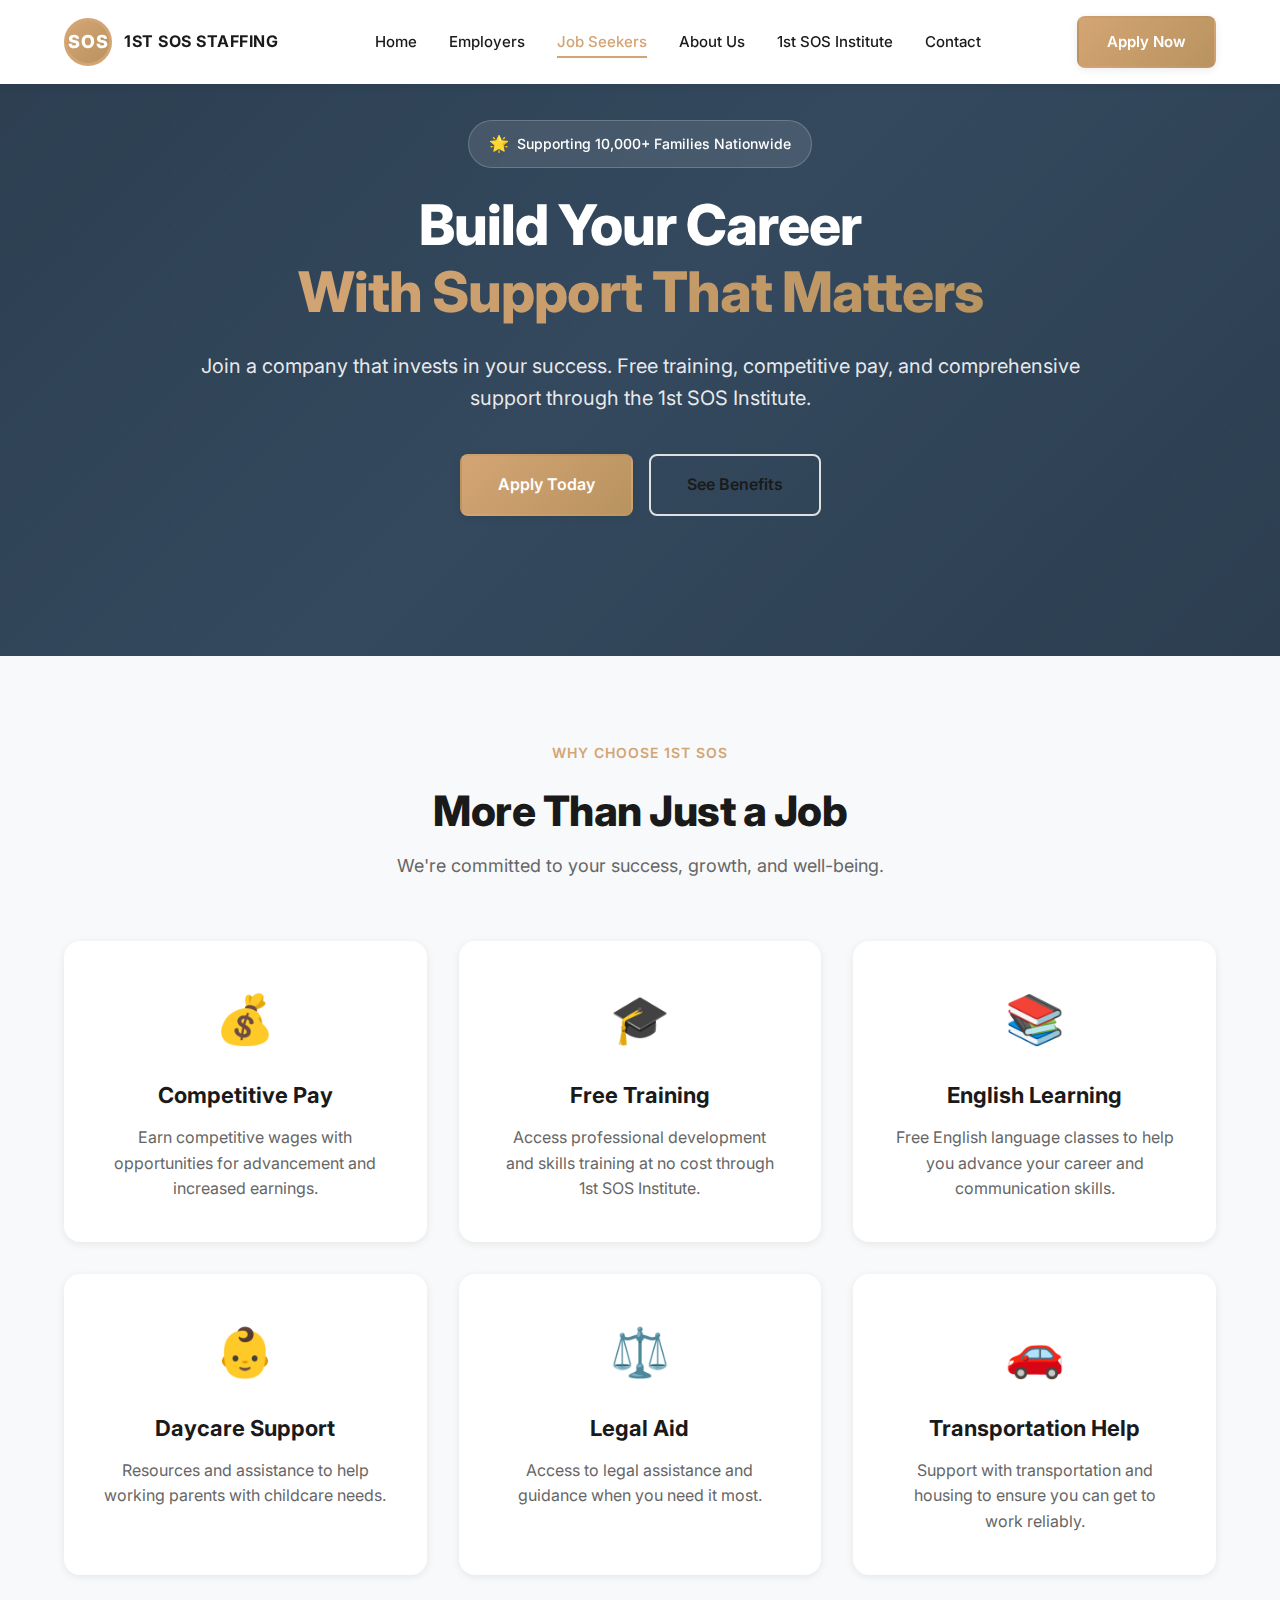
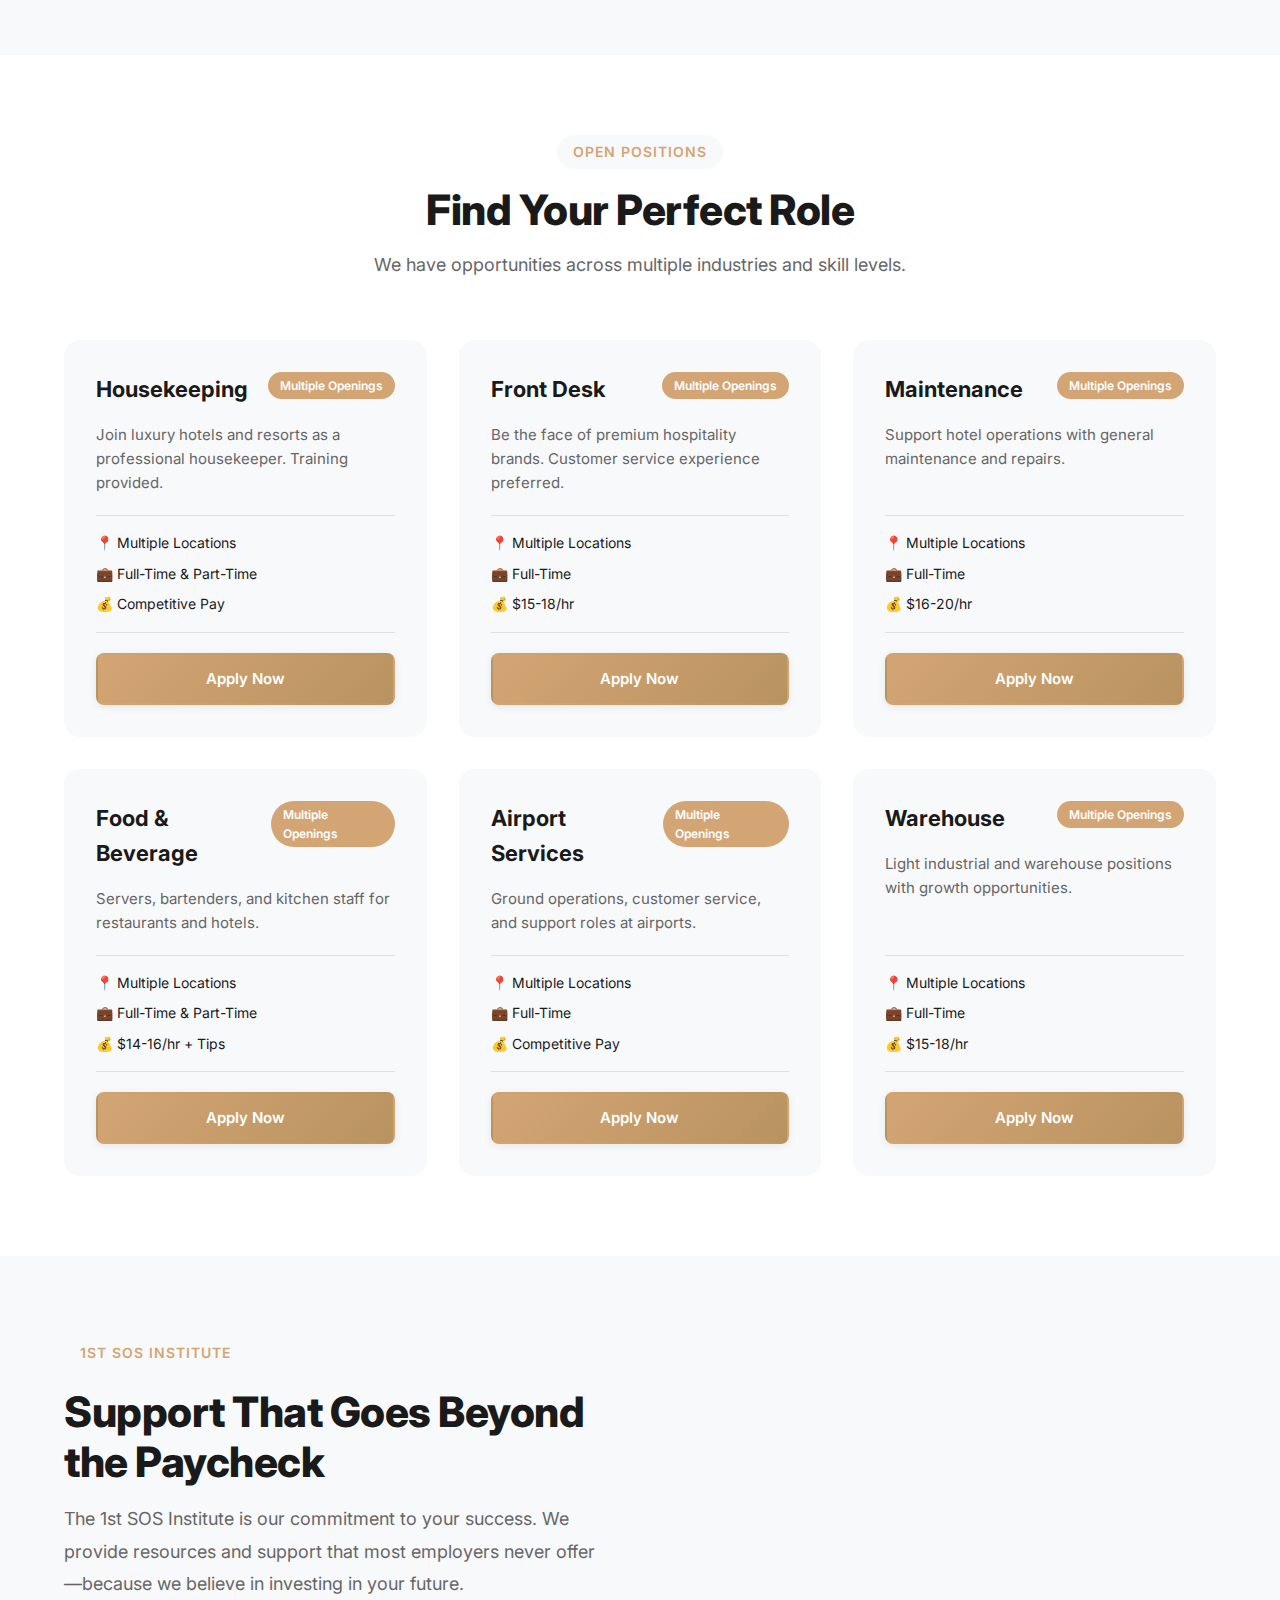
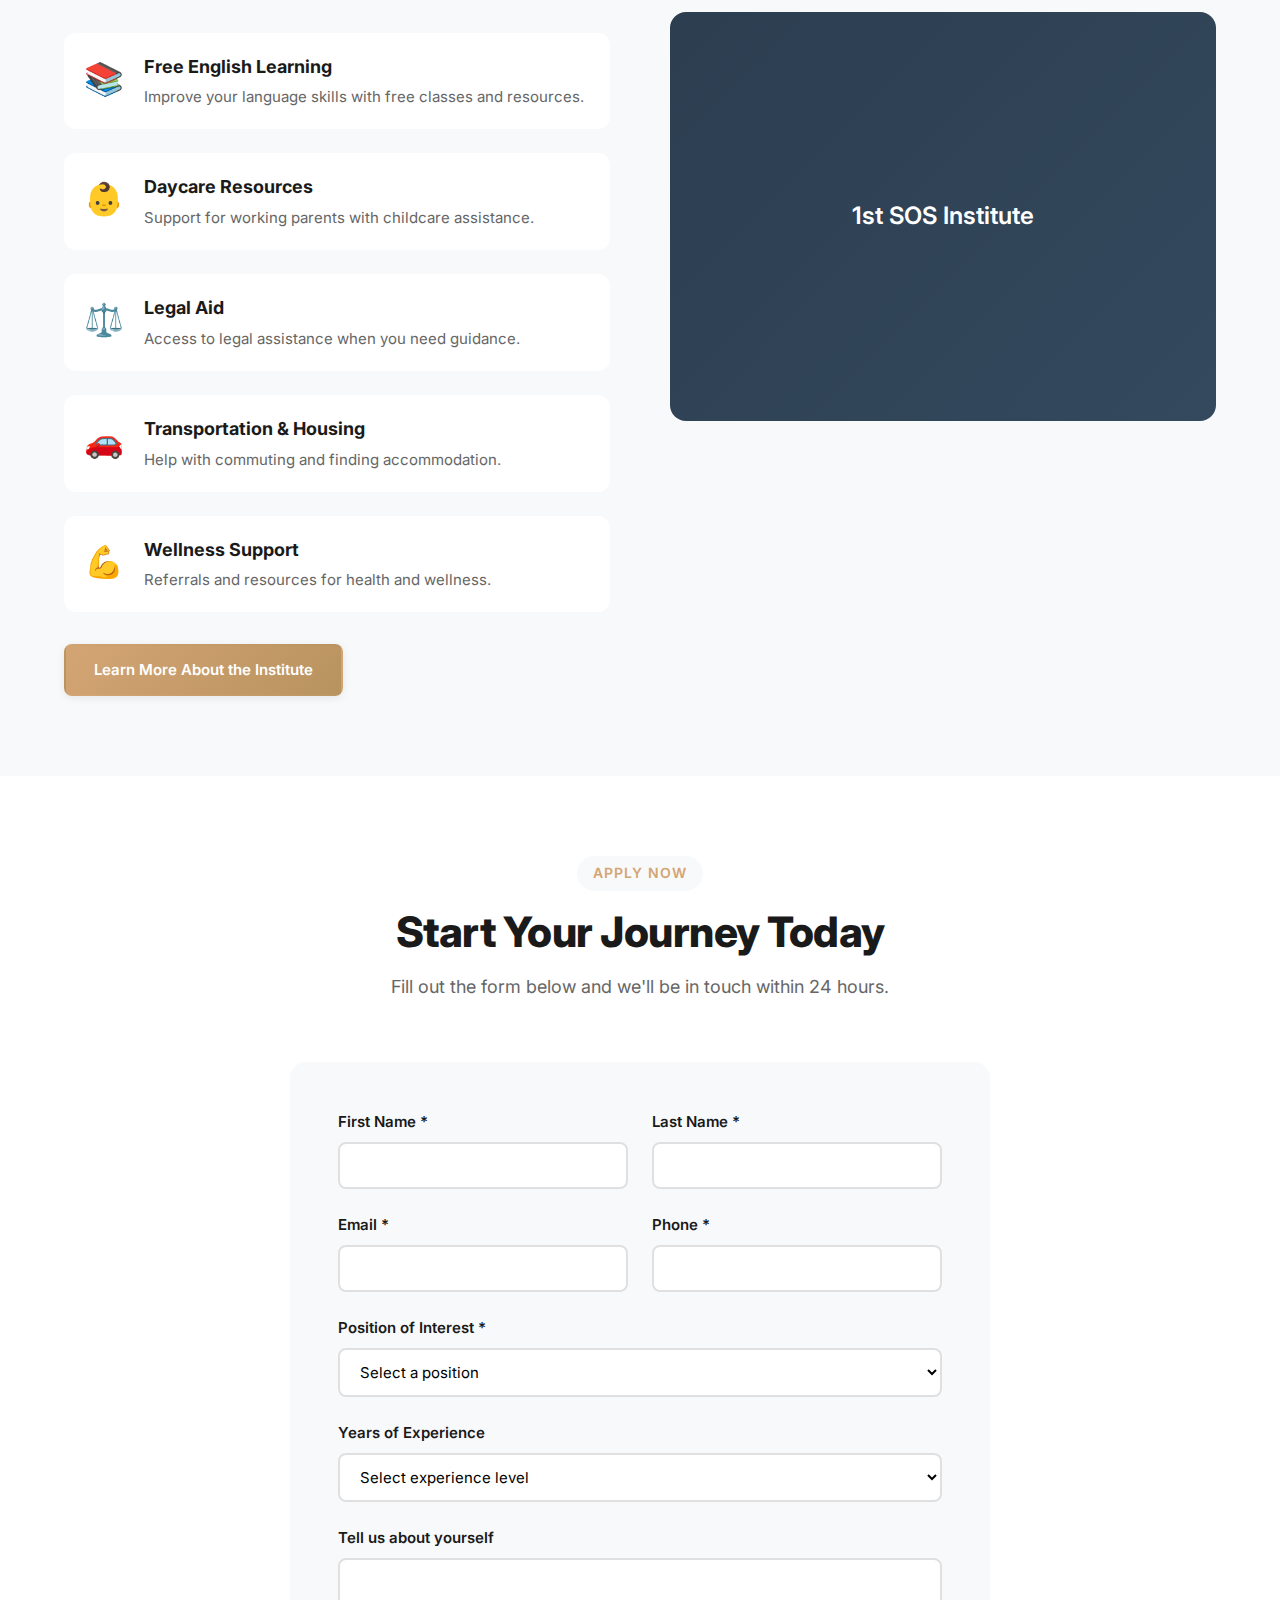
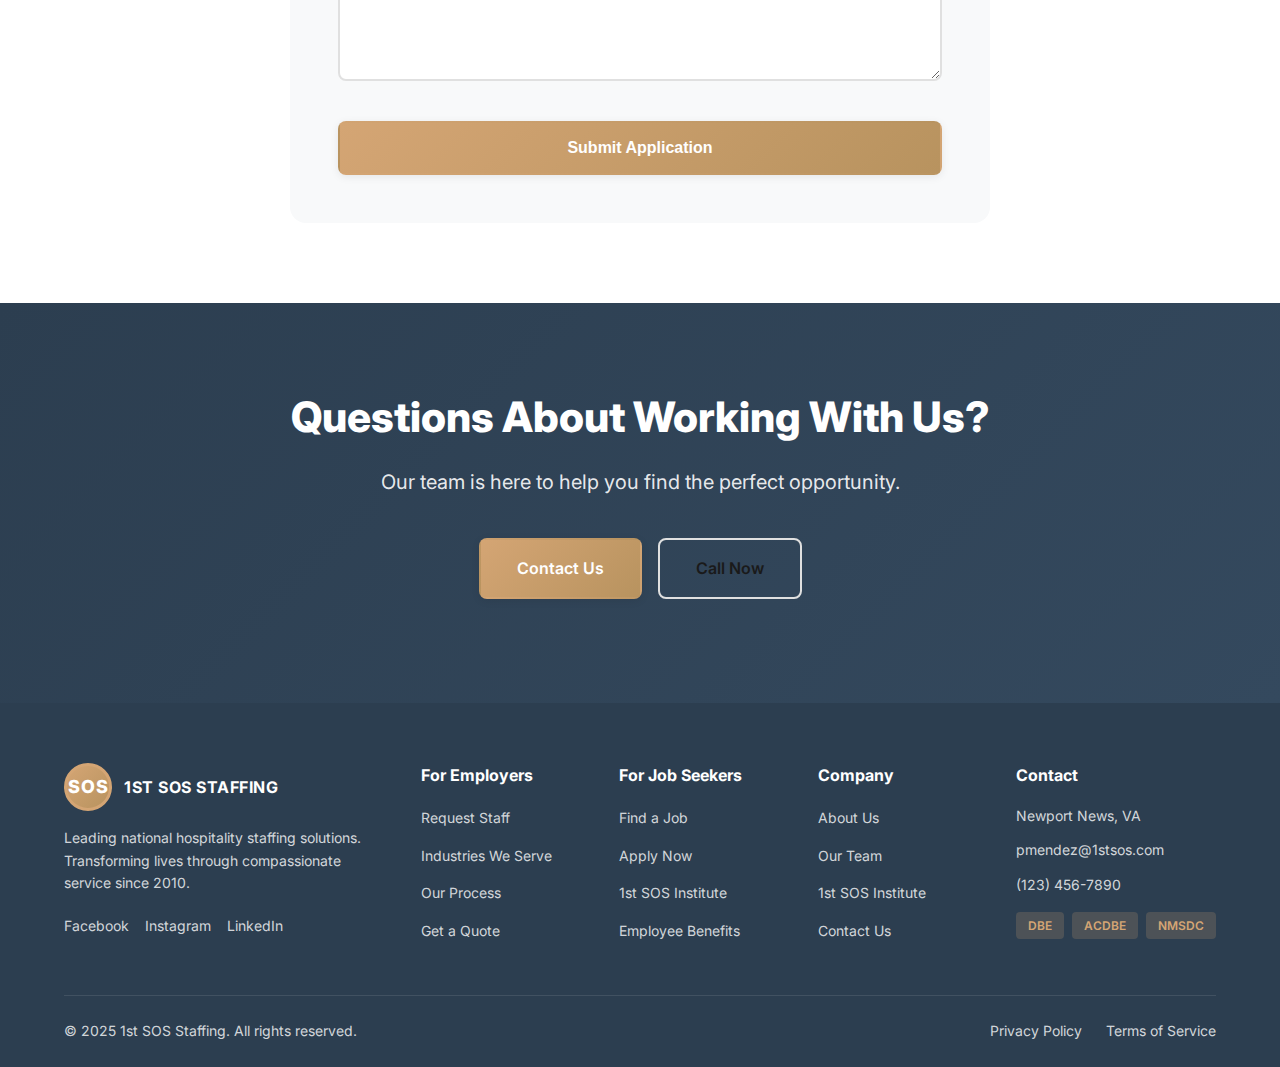
<file: job-seekers.html>
<!DOCTYPE html>
<html lang="en">
<head>
    <meta charset="UTF-8">
    <meta name="viewport" content="width=device-width, initial-scale=1.0">
    <meta name="description" content="Find your next hospitality career with 1st SOS Staffing. Free training, competitive pay, and comprehensive support through the 1st SOS Institute.">
    <title>Job Seekers - Find Your Career | 1st SOS Staffing</title>
    <link rel="stylesheet" href="css/styles.css">
    <link rel="preconnect" href="https://fonts.googleapis.com">
    <link rel="preconnect" href="https://fonts.gstatic.com" crossorigin>
    <link href="https://fonts.googleapis.com/css2?family=Inter:wght@300;400;500;600;700;800;900&display=swap" rel="stylesheet">
</head>
<body>
    <!-- Navigation -->
    <nav class="navbar" id="navbar">
        <div class="container">
            <div class="nav-wrapper">
                <a href="index.html" class="logo">
                    <div class="logo-circle">
                        <span class="logo-text">SOS</span>
                    </div>
                    <span class="logo-name">1ST SOS STAFFING</span>
                </a>
                <div class="nav-menu" id="navMenu">
                    <a href="index.html" class="nav-link">Home</a>
                    <a href="employers.html" class="nav-link">Employers</a>
                    <a href="job-seekers.html" class="nav-link active">Job Seekers</a>
                    <a href="about.html" class="nav-link">About Us</a>
                    <a href="institute.html" class="nav-link">1st SOS Institute</a>
                    <a href="contact.html" class="nav-link">Contact</a>
                </div>
                <div class="nav-actions">
                    <a href="#apply" class="btn btn-primary">Apply Now</a>
                    <button class="mobile-menu-toggle" id="mobileMenuToggle">
                        <span></span>
                        <span></span>
                        <span></span>
                    </button>
                </div>
            </div>
        </div>
    </nav>

    <!-- Mobile CTA (Sticky) -->
    <div class="mobile-cta-sticky" id="mobileCTA">
        <a href="#apply" class="btn btn-primary btn-block">Apply Now</a>
    </div>

    <!-- Hero Section -->
    <section class="hero hero-job-seekers">
        <div class="hero-background"></div>
        <div class="container">
            <div class="hero-content">
                <div class="hero-badge">
                    <span class="badge-icon">🌟</span>
                    <span>Supporting 10,000+ Families Nationwide</span>
                </div>
                <h1 class="hero-title">
                    Build Your Career<br>
                    <span class="gradient-text">With Support That Matters</span>
                </h1>
                <p class="hero-subtitle">
                    Join a company that invests in your success. Free training, competitive pay, and comprehensive support through the 1st SOS Institute.
                </p>
                <div class="hero-cta">
                    <a href="#apply" class="btn btn-primary btn-large">Apply Today</a>
                    <a href="#benefits" class="btn btn-secondary btn-large">See Benefits</a>
                </div>
            </div>
        </div>
    </section>

    <!-- Why Work With Us -->
    <section class="why-work-section">
        <div class="container">
            <div class="section-header">
                <span class="section-label">Why Choose 1st SOS</span>
                <h2 class="section-title">More Than Just a Job</h2>
                <p class="section-subtitle">We're committed to your success, growth, and well-being.</p>
            </div>
            <div class="why-work-grid">
                <div class="why-work-card">
                    <div class="why-work-icon">💰</div>
                    <h3>Competitive Pay</h3>
                    <p>Earn competitive wages with opportunities for advancement and increased earnings.</p>
                </div>
                <div class="why-work-card">
                    <div class="why-work-icon">🎓</div>
                    <h3>Free Training</h3>
                    <p>Access professional development and skills training at no cost through 1st SOS Institute.</p>
                </div>
                <div class="why-work-card">
                    <div class="why-work-icon">📚</div>
                    <h3>English Learning</h3>
                    <p>Free English language classes to help you advance your career and communication skills.</p>
                </div>
                <div class="why-work-card">
                    <div class="why-work-icon">👶</div>
                    <h3>Daycare Support</h3>
                    <p>Resources and assistance to help working parents with childcare needs.</p>
                </div>
                <div class="why-work-card">
                    <div class="why-work-icon">⚖️</div>
                    <h3>Legal Aid</h3>
                    <p>Access to legal assistance and guidance when you need it most.</p>
                </div>
                <div class="why-work-card">
                    <div class="why-work-icon">🚗</div>
                    <h3>Transportation Help</h3>
                    <p>Support with transportation and housing to ensure you can get to work reliably.</p>
                </div>
            </div>
        </div>
    </section>

    <!-- Available Positions -->
    <section class="positions-section">
        <div class="container">
            <div class="section-header">
                <span class="section-label">Open Positions</span>
                <h2 class="section-title">Find Your Perfect Role</h2>
                <p class="section-subtitle">We have opportunities across multiple industries and skill levels.</p>
            </div>
            <div class="positions-grid">
                <div class="position-card">
                    <div class="position-header">
                        <h3>Housekeeping</h3>
                        <span class="position-badge">Multiple Openings</span>
                    </div>
                    <p class="position-description">Join luxury hotels and resorts as a professional housekeeper. Training provided.</p>
                    <div class="position-details">
                        <span>📍 Multiple Locations</span>
                        <span>💼 Full-Time & Part-Time</span>
                        <span>💰 Competitive Pay</span>
                    </div>
                    <a href="#apply" class="btn btn-primary">Apply Now</a>
                </div>
                <div class="position-card">
                    <div class="position-header">
                        <h3>Front Desk</h3>
                        <span class="position-badge">Multiple Openings</span>
                    </div>
                    <p class="position-description">Be the face of premium hospitality brands. Customer service experience preferred.</p>
                    <div class="position-details">
                        <span>📍 Multiple Locations</span>
                        <span>💼 Full-Time</span>
                        <span>💰 $15-18/hr</span>
                    </div>
                    <a href="#apply" class="btn btn-primary">Apply Now</a>
                </div>
                <div class="position-card">
                    <div class="position-header">
                        <h3>Maintenance</h3>
                        <span class="position-badge">Multiple Openings</span>
                    </div>
                    <p class="position-description">Support hotel operations with general maintenance and repairs.</p>
                    <div class="position-details">
                        <span>📍 Multiple Locations</span>
                        <span>💼 Full-Time</span>
                        <span>💰 $16-20/hr</span>
                    </div>
                    <a href="#apply" class="btn btn-primary">Apply Now</a>
                </div>
                <div class="position-card">
                    <div class="position-header">
                        <h3>Food & Beverage</h3>
                        <span class="position-badge">Multiple Openings</span>
                    </div>
                    <p class="position-description">Servers, bartenders, and kitchen staff for restaurants and hotels.</p>
                    <div class="position-details">
                        <span>📍 Multiple Locations</span>
                        <span>💼 Full-Time & Part-Time</span>
                        <span>💰 $14-16/hr + Tips</span>
                    </div>
                    <a href="#apply" class="btn btn-primary">Apply Now</a>
                </div>
                <div class="position-card">
                    <div class="position-header">
                        <h3>Airport Services</h3>
                        <span class="position-badge">Multiple Openings</span>
                    </div>
                    <p class="position-description">Ground operations, customer service, and support roles at airports.</p>
                    <div class="position-details">
                        <span>📍 Multiple Locations</span>
                        <span>💼 Full-Time</span>
                        <span>💰 Competitive Pay</span>
                    </div>
                    <a href="#apply" class="btn btn-primary">Apply Now</a>
                </div>
                <div class="position-card">
                    <div class="position-header">
                        <h3>Warehouse</h3>
                        <span class="position-badge">Multiple Openings</span>
                    </div>
                    <p class="position-description">Light industrial and warehouse positions with growth opportunities.</p>
                    <div class="position-details">
                        <span>📍 Multiple Locations</span>
                        <span>💼 Full-Time</span>
                        <span>💰 $15-18/hr</span>
                    </div>
                    <a href="#apply" class="btn btn-primary">Apply Now</a>
                </div>
            </div>
        </div>
    </section>

    <!-- Employee Benefits -->
    <section class="employee-benefits-section" id="benefits">
        <div class="container">
            <div class="benefits-content">
                <div class="benefits-text">
                    <span class="section-label">1st SOS Institute</span>
                    <h2 class="section-title">Support That Goes Beyond the Paycheck</h2>
                    <p class="benefits-description">
                        The 1st SOS Institute is our commitment to your success. We provide resources and support that most employers never offer—because we believe in investing in your future.
                    </p>
                    <div class="benefits-list">
                        <div class="benefit-item-large">
                            <div class="benefit-icon-large">📚</div>
                            <div>
                                <h4>Free English Learning</h4>
                                <p>Improve your language skills with free classes and resources.</p>
                            </div>
                        </div>
                        <div class="benefit-item-large">
                            <div class="benefit-icon-large">👶</div>
                            <div>
                                <h4>Daycare Resources</h4>
                                <p>Support for working parents with childcare assistance.</p>
                            </div>
                        </div>
                        <div class="benefit-item-large">
                            <div class="benefit-icon-large">⚖️</div>
                            <div>
                                <h4>Legal Aid</h4>
                                <p>Access to legal assistance when you need guidance.</p>
                            </div>
                        </div>
                        <div class="benefit-item-large">
                            <div class="benefit-icon-large">🚗</div>
                            <div>
                                <h4>Transportation & Housing</h4>
                                <p>Help with commuting and finding accommodation.</p>
                            </div>
                        </div>
                        <div class="benefit-item-large">
                            <div class="benefit-icon-large">💪</div>
                            <div>
                                <h4>Wellness Support</h4>
                                <p>Referrals and resources for health and wellness.</p>
                            </div>
                        </div>
                    </div>
                    <a href="institute.html" class="btn btn-primary">Learn More About the Institute</a>
                </div>
                <div class="benefits-image">
                    <div class="image-placeholder">
                        <span>1st SOS Institute</span>
                    </div>
                </div>
            </div>
        </div>
    </section>

    <!-- Application Form -->
    <section class="application-section" id="apply">
        <div class="container">
            <div class="section-header">
                <span class="section-label">Apply Now</span>
                <h2 class="section-title">Start Your Journey Today</h2>
                <p class="section-subtitle">Fill out the form below and we'll be in touch within 24 hours.</p>
            </div>
            <div class="application-form-wrapper">
                <form class="application-form">
                    <div class="form-row">
                        <div class="form-group">
                            <label for="firstName">First Name *</label>
                            <input type="text" id="firstName" name="firstName" required>
                        </div>
                        <div class="form-group">
                            <label for="lastName">Last Name *</label>
                            <input type="text" id="lastName" name="lastName" required>
                        </div>
                    </div>
                    <div class="form-row">
                        <div class="form-group">
                            <label for="email">Email *</label>
                            <input type="email" id="email" name="email" required>
                        </div>
                        <div class="form-group">
                            <label for="phone">Phone *</label>
                            <input type="tel" id="phone" name="phone" required>
                        </div>
                    </div>
                    <div class="form-group">
                        <label for="position">Position of Interest *</label>
                        <select id="position" name="position" required>
                            <option value="">Select a position</option>
                            <option value="housekeeping">Housekeeping</option>
                            <option value="front-desk">Front Desk</option>
                            <option value="maintenance">Maintenance</option>
                            <option value="food-beverage">Food & Beverage</option>
                            <option value="airport">Airport Services</option>
                            <option value="warehouse">Warehouse</option>
                            <option value="other">Other</option>
                        </select>
                    </div>
                    <div class="form-group">
                        <label for="experience">Years of Experience</label>
                        <select id="experience" name="experience">
                            <option value="">Select experience level</option>
                            <option value="0-1">0-1 years</option>
                            <option value="1-3">1-3 years</option>
                            <option value="3-5">3-5 years</option>
                            <option value="5+">5+ years</option>
                        </select>
                    </div>
                    <div class="form-group">
                        <label for="message">Tell us about yourself</label>
                        <textarea id="message" name="message" rows="5"></textarea>
                    </div>
                    <button type="submit" class="btn btn-primary btn-large">Submit Application</button>
                </form>
            </div>
        </div>
    </section>

    <!-- CTA Section -->
    <section class="cta-section">
        <div class="container">
            <div class="cta-content">
                <h2 class="cta-title">Questions About Working With Us?</h2>
                <p class="cta-subtitle">Our team is here to help you find the perfect opportunity.</p>
                <div class="cta-buttons">
                    <a href="contact.html" class="btn btn-primary btn-large">Contact Us</a>
                    <a href="tel:+1234567890" class="btn btn-secondary btn-large">Call Now</a>
                </div>
            </div>
        </div>
    </section>

    <!-- Footer -->
    <footer class="footer">
        <div class="container">
            <div class="footer-content">
                <div class="footer-column">
                    <div class="footer-logo">
                        <div class="logo-circle">
                            <span class="logo-text">SOS</span>
                        </div>
                        <span class="logo-name">1ST SOS STAFFING</span>
                    </div>
                    <p class="footer-description">
                        Leading national hospitality staffing solutions. Transforming lives through compassionate service since 2010.
                    </p>
                    <div class="footer-social">
                        <a href="https://www.facebook.com/1stsos/" target="_blank" class="social-link">Facebook</a>
                        <a href="https://www.instagram.com/1stsos/" target="_blank" class="social-link">Instagram</a>
                        <a href="https://www.linkedin.com/company/1stsos/" target="_blank" class="social-link">LinkedIn</a>
                    </div>
                </div>
                <div class="footer-column">
                    <h4 class="footer-title">For Employers</h4>
                    <ul class="footer-links">
                        <li><a href="employers.html">Request Staff</a></li>
                        <li><a href="employers.html#industries">Industries We Serve</a></li>
                        <li><a href="employers.html#process">Our Process</a></li>
                        <li><a href="contact.html">Get a Quote</a></li>
                    </ul>
                </div>
                <div class="footer-column">
                    <h4 class="footer-title">For Job Seekers</h4>
                    <ul class="footer-links">
                        <li><a href="job-seekers.html">Find a Job</a></li>
                        <li><a href="job-seekers.html#apply">Apply Now</a></li>
                        <li><a href="institute.html">1st SOS Institute</a></li>
                        <li><a href="job-seekers.html#benefits">Employee Benefits</a></li>
                    </ul>
                </div>
                <div class="footer-column">
                    <h4 class="footer-title">Company</h4>
                    <ul class="footer-links">
                        <li><a href="about.html">About Us</a></li>
                        <li><a href="about.html#team">Our Team</a></li>
                        <li><a href="institute.html">1st SOS Institute</a></li>
                        <li><a href="contact.html">Contact Us</a></li>
                    </ul>
                </div>
                <div class="footer-column">
                    <h4 class="footer-title">Contact</h4>
                    <ul class="footer-contact">
                        <li>Newport News, VA</li>
                        <li><a href="mailto:pmendez@1stsos.com">pmendez@1stsos.com</a></li>
                        <li><a href="tel:+1234567890">(123) 456-7890</a></li>
                    </ul>
                    <div class="footer-certifications">
                        <span class="cert-mini">DBE</span>
                        <span class="cert-mini">ACDBE</span>
                        <span class="cert-mini">NMSDC</span>
                    </div>
                </div>
            </div>
            <div class="footer-bottom">
                <p>&copy; 2025 1st SOS Staffing. All rights reserved.</p>
                <div class="footer-bottom-links">
                    <a href="#">Privacy Policy</a>
                    <a href="#">Terms of Service</a>
                </div>
            </div>
        </div>
    </footer>

    <script src="js/main.js"></script>
</body>
</html>
</file>
<file: css/styles.css>
/* Reset and Base Styles */
* {
    margin: 0;
    padding: 0;
    box-sizing: border-box;
}

:root {
    --primary-color: #D4A574;
    --primary-dark: #B8935F;
    --secondary-color: #2C3E50;
    --accent-color: #5DADE2;
    --text-dark: #1a1a1a;
    --text-light: #666;
    --bg-light: #f8f9fa;
    --bg-white: #ffffff;
    --border-color: #e0e0e0;
    --success-color: #27ae60;
    --gradient-primary: linear-gradient(135deg, #D4A574 0%, #B8935F 100%);
    --gradient-dark: linear-gradient(135deg, #2C3E50 0%, #34495e 100%);
    --shadow-sm: 0 2px 8px rgba(0,0,0,0.08);
    --shadow-md: 0 4px 16px rgba(0,0,0,0.12);
    --shadow-lg: 0 8px 32px rgba(0,0,0,0.16);
}

body {
    font-family: 'Inter', -apple-system, BlinkMacSystemFont, 'Segoe UI', Roboto, Oxygen, Ubuntu, Cantarell, sans-serif;
    line-height: 1.6;
    color: var(--text-dark);
    background: var(--bg-white);
    overflow-x: hidden;
}

.container {
    max-width: 1200px;
    margin: 0 auto;
    padding: 0 24px;
}

/* Navigation */
.navbar {
    position: fixed;
    top: 0;
    left: 0;
    right: 0;
    background: var(--bg-white);
    box-shadow: var(--shadow-sm);
    z-index: 1000;
    transition: all 0.3s ease;
}

.navbar.scrolled {
    box-shadow: var(--shadow-md);
}

.nav-wrapper {
    display: flex;
    align-items: center;
    justify-content: space-between;
    padding: 16px 0;
}

.logo {
    display: flex;
    align-items: center;
    gap: 12px;
    text-decoration: none;
    color: var(--text-dark);
}

.logo-circle {
    width: 48px;
    height: 48px;
    border-radius: 50%;
    background: var(--gradient-primary);
    display: flex;
    align-items: center;
    justify-content: center;
    border: 3px solid var(--primary-color);
}

.logo-text {
    font-weight: 800;
    font-size: 18px;
    color: var(--bg-white);
    letter-spacing: 1px;
}

.logo-name {
    font-weight: 700;
    font-size: 16px;
    letter-spacing: 0.5px;
}

.nav-menu {
    display: flex;
    gap: 32px;
    align-items: center;
}

.nav-link {
    text-decoration: none;
    color: var(--text-dark);
    font-weight: 500;
    font-size: 15px;
    transition: color 0.3s ease;
    position: relative;
}

.nav-link:hover,
.nav-link.active {
    color: var(--primary-color);
}

.nav-link.active::after {
    content: '';
    position: absolute;
    bottom: -4px;
    left: 0;
    right: 0;
    height: 2px;
    background: var(--primary-color);
}

.nav-actions {
    display: flex;
    align-items: center;
    gap: 16px;
}

.mobile-menu-toggle {
    display: none;
    flex-direction: column;
    gap: 4px;
    background: none;
    border: none;
    cursor: pointer;
    padding: 8px;
}

.mobile-menu-toggle span {
    width: 24px;
    height: 3px;
    background: var(--text-dark);
    border-radius: 2px;
    transition: all 0.3s ease;
}

/* Buttons */
.btn {
    display: inline-block;
    padding: 12px 28px;
    border-radius: 8px;
    text-decoration: none;
    font-weight: 600;
    font-size: 15px;
    transition: all 0.3s ease;
    border: 2px solid transparent;
    cursor: pointer;
    text-align: center;
}

.btn-primary {
    background: var(--gradient-primary);
    color: var(--bg-white);
    box-shadow: var(--shadow-sm);
}

.btn-primary:hover {
    transform: translateY(-2px);
    box-shadow: var(--shadow-md);
}

.btn-secondary {
    background: transparent;
    color: var(--text-dark);
    border-color: var(--border-color);
}

.btn-secondary:hover {
    border-color: var(--primary-color);
    color: var(--primary-color);
}

.btn-large {
    padding: 16px 36px;
    font-size: 16px;
}

.btn-block {
    display: block;
    width: 100%;
}

/* Mobile CTA Sticky */
.mobile-cta-sticky {
    display: none;
    position: fixed;
    bottom: 0;
    left: 0;
    right: 0;
    padding: 16px;
    background: var(--bg-white);
    box-shadow: 0 -4px 16px rgba(0,0,0,0.12);
    z-index: 999;
}

/* Hero Section */
.hero {
    position: relative;
    min-height: 90vh;
    display: flex;
    align-items: center;
    padding: 120px 0 80px;
    overflow: hidden;
}

.hero-background {
    position: absolute;
    top: 0;
    left: 0;
    right: 0;
    bottom: 0;
    background: linear-gradient(135deg, #2C3E50 0%, #34495e 50%, #2C3E50 100%);
    z-index: -1;
}

.hero-background::after {
    content: '';
    position: absolute;
    top: 0;
    left: 0;
    right: 0;
    bottom: 0;
    background: url('data:image/svg+xml,<svg width="100" height="100" xmlns="http://www.w3.org/2000/svg"><circle cx="50" cy="50" r="1" fill="rgba(212,165,116,0.1)"/></svg>');
    background-size: 50px 50px;
}

.hero-content {
    position: relative;
    z-index: 1;
    max-width: 900px;
    margin: 0 auto;
    text-align: center;
}

.hero-badge {
    display: inline-flex;
    align-items: center;
    gap: 8px;
    padding: 10px 20px;
    background: rgba(255,255,255,0.1);
    backdrop-filter: blur(10px);
    border-radius: 50px;
    color: var(--bg-white);
    font-size: 14px;
    font-weight: 500;
    margin-bottom: 24px;
    border: 1px solid rgba(255,255,255,0.2);
}

.badge-icon {
    font-size: 16px;
}

.hero-title {
    font-size: 56px;
    font-weight: 800;
    line-height: 1.2;
    color: var(--bg-white);
    margin-bottom: 24px;
    letter-spacing: -1px;
}

.gradient-text {
    background: var(--gradient-primary);
    -webkit-background-clip: text;
    -webkit-text-fill-color: transparent;
    background-clip: text;
}

.hero-subtitle {
    font-size: 20px;
    color: rgba(255,255,255,0.9);
    margin-bottom: 40px;
    line-height: 1.6;
}

.hero-cta {
    display: flex;
    gap: 16px;
    justify-content: center;
    margin-bottom: 60px;
}

.hero-stats {
    display: grid;
    grid-template-columns: repeat(4, 1fr);
    gap: 32px;
    padding: 40px;
    background: rgba(255,255,255,0.05);
    backdrop-filter: blur(10px);
    border-radius: 16px;
    border: 1px solid rgba(255,255,255,0.1);
}

.stat-item {
    text-align: center;
}

.stat-number {
    font-size: 36px;
    font-weight: 800;
    color: var(--primary-color);
    margin-bottom: 8px;
}

.stat-label {
    font-size: 14px;
    color: rgba(255,255,255,0.8);
}

/* Trust Section */
.trust-section {
    padding: 60px 0;
    background: var(--bg-white);
    border-bottom: 1px solid var(--border-color);
}

.trust-content {
    text-align: center;
}

.trust-title {
    font-size: 18px;
    font-weight: 600;
    color: var(--text-light);
    margin-bottom: 32px;
    text-transform: uppercase;
    letter-spacing: 1px;
}

.trust-logos {
    display: flex;
    justify-content: center;
    align-items: center;
    gap: 48px;
    flex-wrap: wrap;
    margin-bottom: 32px;
}

.trust-logo {
    font-size: 18px;
    font-weight: 600;
    color: var(--text-dark);
    opacity: 0.7;
    transition: opacity 0.3s ease;
}

.trust-logo:hover {
    opacity: 1;
}

.certifications {
    display: flex;
    justify-content: center;
    gap: 16px;
    flex-wrap: wrap;
}

.cert-badge {
    padding: 8px 20px;
    background: var(--bg-light);
    border-radius: 50px;
    font-size: 14px;
    font-weight: 600;
    color: var(--primary-color);
    border: 2px solid var(--primary-color);
}

/* Section Styles */
section {
    padding: 80px 0;
}

.section-header {
    text-align: center;
    max-width: 700px;
    margin: 0 auto 60px;
}

.section-label {
    display: inline-block;
    padding: 6px 16px;
    background: var(--bg-light);
    color: var(--primary-color);
    font-size: 14px;
    font-weight: 600;
    border-radius: 50px;
    margin-bottom: 16px;
    text-transform: uppercase;
    letter-spacing: 1px;
}

.section-title {
    font-size: 42px;
    font-weight: 800;
    line-height: 1.2;
    color: var(--text-dark);
    margin-bottom: 16px;
    letter-spacing: -0.5px;
}

.section-subtitle {
    font-size: 18px;
    color: var(--text-light);
    line-height: 1.6;
}

/* Value Section */
.value-section {
    background: var(--bg-light);
}

.value-grid {
    display: grid;
    grid-template-columns: repeat(3, 1fr);
    gap: 32px;
}

.value-card {
    background: var(--bg-white);
    padding: 40px;
    border-radius: 16px;
    box-shadow: var(--shadow-sm);
    transition: all 0.3s ease;
}

.value-card:hover {
    transform: translateY(-8px);
    box-shadow: var(--shadow-lg);
}

.value-icon {
    font-size: 48px;
    margin-bottom: 20px;
}

.value-title {
    font-size: 22px;
    font-weight: 700;
    color: var(--text-dark);
    margin-bottom: 12px;
}

.value-description {
    font-size: 16px;
    color: var(--text-light);
    line-height: 1.6;
}

/* Case Study Section */
.case-study-section {
    background: var(--bg-white);
}

.case-study-content {
    display: grid;
    grid-template-columns: 1fr 1fr;
    gap: 60px;
    align-items: center;
}

.case-study-description {
    font-size: 18px;
    color: var(--text-light);
    line-height: 1.8;
    margin-bottom: 32px;
}

.case-study-results {
    list-style: none;
    margin-bottom: 32px;
}

.case-study-results li {
    padding: 16px 0;
    border-bottom: 1px solid var(--border-color);
    font-size: 16px;
    color: var(--text-dark);
}

.case-study-results li:last-child {
    border-bottom: none;
}

.case-study-results strong {
    color: var(--primary-color);
    font-weight: 700;
}

.case-study-image {
    position: relative;
}

.image-placeholder {
    width: 100%;
    aspect-ratio: 4/3;
    background: var(--gradient-dark);
    border-radius: 16px;
    display: flex;
    align-items: center;
    justify-content: center;
    color: var(--bg-white);
    font-size: 24px;
    font-weight: 600;
}

/* Industries Section */
.industries-section {
    background: var(--bg-white);
}

.industries-grid {
    display: grid;
    grid-template-columns: repeat(4, 1fr);
    gap: 24px;
}

.industry-card {
    background: var(--bg-light);
    padding: 32px 24px;
    border-radius: 12px;
    text-align: center;
    transition: all 0.3s ease;
}

.industry-card:hover {
    background: var(--bg-white);
    box-shadow: var(--shadow-md);
    transform: translateY(-4px);
}

.industry-icon {
    font-size: 40px;
    margin-bottom: 16px;
}

.industry-card h3 {
    font-size: 18px;
    font-weight: 700;
    color: var(--text-dark);
    margin-bottom: 8px;
}

.industry-card p {
    font-size: 14px;
    color: var(--text-light);
}

/* Local Section */
.local-section {
    background: var(--bg-light);
}

.local-content {
    display: grid;
    grid-template-columns: 1fr 1fr;
    gap: 60px;
    align-items: center;
}

.local-description {
    font-size: 18px;
    color: var(--text-light);
    line-height: 1.8;
    margin-bottom: 32px;
}

.local-features {
    margin-bottom: 32px;
}

.local-feature {
    display: flex;
    align-items: center;
    gap: 12px;
    padding: 12px 0;
    font-size: 16px;
    color: var(--text-dark);
}

.feature-icon {
    width: 24px;
    height: 24px;
    background: var(--primary-color);
    color: var(--bg-white);
    border-radius: 50%;
    display: flex;
    align-items: center;
    justify-content: center;
    font-weight: 700;
    flex-shrink: 0;
}

.local-map {
    position: relative;
}

.map-placeholder {
    width: 100%;
    aspect-ratio: 1;
    background: var(--gradient-primary);
    border-radius: 16px;
    display: flex;
    flex-direction: column;
    align-items: center;
    justify-content: center;
    color: var(--bg-white);
}

.map-marker {
    font-size: 64px;
    margin-bottom: 16px;
}

.map-placeholder p {
    font-size: 24px;
    font-weight: 600;
}

/* Institute Section */
.institute-section {
    background: var(--bg-white);
}

.institute-content {
    display: grid;
    grid-template-columns: 1fr 1fr;
    gap: 60px;
    align-items: center;
}

.institute-description {
    font-size: 18px;
    color: var(--text-light);
    line-height: 1.8;
    margin-bottom: 32px;
}

.institute-benefits {
    display: flex;
    flex-direction: column;
    gap: 24px;
    margin-bottom: 32px;
}

.benefit-item {
    display: flex;
    gap: 20px;
    align-items: flex-start;
}

.benefit-icon {
    font-size: 32px;
    flex-shrink: 0;
}

.benefit-text h4 {
    font-size: 18px;
    font-weight: 700;
    color: var(--text-dark);
    margin-bottom: 4px;
}

.benefit-text p {
    font-size: 15px;
    color: var(--text-light);
}

/* Testimonials Section */
.testimonials-section {
    background: var(--bg-light);
}

.testimonials-grid {
    display: grid;
    grid-template-columns: repeat(3, 1fr);
    gap: 32px;
}

.testimonial-card {
    background: var(--bg-white);
    padding: 40px;
    border-radius: 16px;
    box-shadow: var(--shadow-sm);
}

.testimonial-stars {
    color: #FFC107;
    font-size: 20px;
    margin-bottom: 20px;
}

.testimonial-text {
    font-size: 16px;
    color: var(--text-dark);
    line-height: 1.8;
    margin-bottom: 24px;
    font-style: italic;
}

.testimonial-author {
    display: flex;
    flex-direction: column;
    gap: 4px;
}

.testimonial-author strong {
    font-size: 16px;
    color: var(--text-dark);
}

.testimonial-author span {
    font-size: 14px;
    color: var(--text-light);
}

/* CTA Section */
.cta-section {
    background: var(--gradient-dark);
    color: var(--bg-white);
    text-align: center;
}

.cta-title {
    font-size: 42px;
    font-weight: 800;
    margin-bottom: 16px;
}

.cta-subtitle {
    font-size: 20px;
    color: rgba(255,255,255,0.9);
    margin-bottom: 40px;
}

.cta-buttons {
    display: flex;
    gap: 16px;
    justify-content: center;
    margin-bottom: 24px;
}

.cta-note {
    font-size: 14px;
    color: rgba(255,255,255,0.7);
}

/* Footer */
.footer {
    background: var(--secondary-color);
    color: rgba(255,255,255,0.8);
    padding: 60px 0 24px;
}

.footer-content {
    display: grid;
    grid-template-columns: 2fr 1fr 1fr 1fr 1fr;
    gap: 40px;
    margin-bottom: 40px;
}

.footer-logo {
    display: flex;
    align-items: center;
    gap: 12px;
    margin-bottom: 16px;
}

.footer-logo .logo-name {
    color: var(--bg-white);
}

.footer-description {
    font-size: 14px;
    line-height: 1.6;
    margin-bottom: 20px;
}

.footer-social {
    display: flex;
    gap: 16px;
}

.social-link {
    color: rgba(255,255,255,0.8);
    text-decoration: none;
    font-size: 14px;
    transition: color 0.3s ease;
}

.social-link:hover {
    color: var(--primary-color);
}

.footer-title {
    font-size: 16px;
    font-weight: 700;
    color: var(--bg-white);
    margin-bottom: 16px;
}

.footer-links {
    list-style: none;
}

.footer-links li {
    margin-bottom: 12px;
}

.footer-links a {
    color: rgba(255,255,255,0.8);
    text-decoration: none;
    font-size: 14px;
    transition: color 0.3s ease;
}

.footer-links a:hover {
    color: var(--primary-color);
}

.footer-contact {
    list-style: none;
}

.footer-contact li {
    margin-bottom: 12px;
    font-size: 14px;
}

.footer-contact a {
    color: rgba(255,255,255,0.8);
    text-decoration: none;
    transition: color 0.3s ease;
}

.footer-contact a:hover {
    color: var(--primary-color);
}

.footer-certifications {
    display: flex;
    gap: 8px;
    margin-top: 16px;
}

.cert-mini {
    padding: 4px 12px;
    background: rgba(212,165,116,0.2);
    border-radius: 4px;
    font-size: 12px;
    font-weight: 600;
    color: var(--primary-color);
}

.footer-bottom {
    display: flex;
    justify-content: space-between;
    align-items: center;
    padding-top: 24px;
    border-top: 1px solid rgba(255,255,255,0.1);
    font-size: 14px;
}

.footer-bottom-links {
    display: flex;
    gap: 24px;
}

.footer-bottom-links a {
    color: rgba(255,255,255,0.8);
    text-decoration: none;
    transition: color 0.3s ease;
}

.footer-bottom-links a:hover {
    color: var(--primary-color);
}

/* Responsive Design */
@media (max-width: 1024px) {
    .value-grid {
        grid-template-columns: repeat(2, 1fr);
    }
    
    .industries-grid {
        grid-template-columns: repeat(3, 1fr);
    }
    
    .testimonials-grid {
        grid-template-columns: repeat(2, 1fr);
    }
    
    .footer-content {
        grid-template-columns: repeat(2, 1fr);
    }
}

@media (max-width: 768px) {
    .nav-menu {
        display: none;
    }
    
    .mobile-menu-toggle {
        display: flex;
    }
    
    .mobile-cta-sticky {
        display: block;
    }
    
    .hero-title {
        font-size: 36px;
    }
    
    .hero-subtitle {
        font-size: 16px;
    }
    
    .hero-cta {
        flex-direction: column;
    }
    
    .hero-stats {
        grid-template-columns: repeat(2, 1fr);
        gap: 24px;
        padding: 24px;
    }
    
    .stat-number {
        font-size: 28px;
    }
    
    .section-title {
        font-size: 32px;
    }
    
    .value-grid {
        grid-template-columns: 1fr;
    }
    
    .case-study-content,
    .local-content,
    .institute-content {
        grid-template-columns: 1fr;
    }
    
    .industries-grid {
        grid-template-columns: repeat(2, 1fr);
    }
    
    .testimonials-grid {
        grid-template-columns: 1fr;
    }
    
    .cta-title {
        font-size: 32px;
    }
    
    .cta-buttons {
        flex-direction: column;
    }
    
    .footer-content {
        grid-template-columns: 1fr;
    }
    
    .footer-bottom {
        flex-direction: column;
        gap: 16px;
        text-align: center;
    }
}

@media (max-width: 480px) {
    .container {
        padding: 0 16px;
    }
    
    .hero-title {
        font-size: 28px;
    }
    
    .section-title {
        font-size: 28px;
    }
    
    .industries-grid {
        grid-template-columns: 1fr;
    }
    
    .trust-logos {
        flex-direction: column;
        gap: 24px;
    }
}

/* Employers Page Specific Styles */
.hero-employers {
    min-height: 70vh;
}

.benefits-section {
    background: var(--bg-white);
    padding: 80px 0;
}

.benefits-grid {
    display: grid;
    grid-template-columns: repeat(3, 1fr);
    gap: 32px;
}

.benefit-card {
    background: var(--bg-light);
    padding: 40px;
    border-radius: 16px;
    transition: all 0.3s ease;
    position: relative;
    overflow: hidden;
}

.benefit-card::before {
    content: '';
    position: absolute;
    top: 0;
    left: 0;
    width: 4px;
    height: 100%;
    background: var(--gradient-primary);
    transform: scaleY(0);
    transition: transform 0.3s ease;
}

.benefit-card:hover {
    background: var(--bg-white);
    box-shadow: var(--shadow-md);
    transform: translateY(-4px);
}

.benefit-card:hover::before {
    transform: scaleY(1);
}

.benefit-number {
    font-size: 48px;
    font-weight: 800;
    color: var(--primary-color);
    opacity: 0.2;
    margin-bottom: 16px;
}

.benefit-card h3 {
    font-size: 22px;
    font-weight: 700;
    color: var(--text-dark);
    margin-bottom: 12px;
}

.benefit-card p {
    font-size: 16px;
    color: var(--text-light);
    line-height: 1.6;
}

/* Case Studies Section */
.case-studies-section {
    background: var(--bg-light);
    padding: 80px 0;
}

.case-study-featured {
    margin-bottom: 60px;
}

.case-study-metrics {
    display: grid;
    grid-template-columns: repeat(3, 1fr);
    gap: 32px;
    margin-top: 32px;
}

.metric {
    text-align: center;
    padding: 24px;
    background: var(--bg-light);
    border-radius: 12px;
}

.metric-number {
    font-size: 42px;
    font-weight: 800;
    color: var(--primary-color);
    margin-bottom: 8px;
}

.metric-label {
    font-size: 14px;
    color: var(--text-light);
    font-weight: 600;
}

.case-study-grid {
    display: grid;
    grid-template-columns: repeat(3, 1fr);
    gap: 32px;
}

.case-study-card {
    background: var(--bg-white);
    padding: 32px;
    border-radius: 16px;
    box-shadow: var(--shadow-sm);
}

.case-study-card h4 {
    font-size: 22px;
    font-weight: 700;
    color: var(--text-dark);
    margin-bottom: 12px;
}

.case-study-card p {
    font-size: 16px;
    color: var(--text-light);
    margin-bottom: 20px;
    line-height: 1.6;
}

.case-study-card ul {
    list-style: none;
    padding: 0;
}

.case-study-card ul li {
    padding: 8px 0;
    padding-left: 24px;
    position: relative;
    font-size: 15px;
    color: var(--text-dark);
}

.case-study-card ul li::before {
    content: '✓';
    position: absolute;
    left: 0;
    color: var(--primary-color);
    font-weight: 700;
}

/* Process Section */
.process-section {
    background: var(--bg-white);
    padding: 80px 0;
}

.process-steps {
    display: flex;
    align-items: center;
    justify-content: space-between;
    gap: 24px;
    max-width: 1100px;
    margin: 0 auto;
}

.process-step {
    flex: 1;
    text-align: center;
    padding: 32px 24px;
    background: var(--bg-light);
    border-radius: 16px;
    transition: all 0.3s ease;
}

.process-step:hover {
    background: var(--bg-white);
    box-shadow: var(--shadow-md);
    transform: translateY(-4px);
}

.step-number {
    width: 60px;
    height: 60px;
    background: var(--gradient-primary);
    color: var(--bg-white);
    border-radius: 50%;
    display: flex;
    align-items: center;
    justify-content: center;
    font-size: 24px;
    font-weight: 800;
    margin: 0 auto 20px;
}

.process-step h3 {
    font-size: 20px;
    font-weight: 700;
    color: var(--text-dark);
    margin-bottom: 12px;
}

.process-step p {
    font-size: 15px;
    color: var(--text-light);
    line-height: 1.6;
}

.process-arrow {
    font-size: 32px;
    color: var(--primary-color);
    flex-shrink: 0;
}

/* Responsive for Employers Page */
@media (max-width: 1024px) {
    .benefits-grid {
        grid-template-columns: repeat(2, 1fr);
    }
    
    .case-study-grid {
        grid-template-columns: repeat(2, 1fr);
    }
}

@media (max-width: 768px) {
    .benefits-grid {
        grid-template-columns: 1fr;
    }
    
    .case-study-metrics {
        grid-template-columns: 1fr;
    }
    
    .case-study-grid {
        grid-template-columns: 1fr;
    }
    
    .process-steps {
        flex-direction: column;
    }
    
    .process-arrow {
        transform: rotate(90deg);
    }
}

/* Job Seekers Page Specific Styles */
.hero-job-seekers {
    min-height: 70vh;
}

.why-work-section {
    background: var(--bg-light);
    padding: 80px 0;
}

.why-work-grid {
    display: grid;
    grid-template-columns: repeat(3, 1fr);
    gap: 32px;
}

.why-work-card {
    background: var(--bg-white);
    padding: 40px;
    border-radius: 16px;
    text-align: center;
    box-shadow: var(--shadow-sm);
    transition: all 0.3s ease;
}

.why-work-card:hover {
    transform: translateY(-8px);
    box-shadow: var(--shadow-lg);
}

.why-work-icon {
    font-size: 48px;
    margin-bottom: 20px;
}

.why-work-card h3 {
    font-size: 22px;
    font-weight: 700;
    color: var(--text-dark);
    margin-bottom: 12px;
}

.why-work-card p {
    font-size: 16px;
    color: var(--text-light);
    line-height: 1.6;
}

/* Positions Section */
.positions-section {
    background: var(--bg-white);
    padding: 80px 0;
}

.positions-grid {
    display: grid;
    grid-template-columns: repeat(3, 1fr);
    gap: 32px;
}

.position-card {
    background: var(--bg-light);
    padding: 32px;
    border-radius: 16px;
    transition: all 0.3s ease;
    display: flex;
    flex-direction: column;
}

.position-card:hover {
    background: var(--bg-white);
    box-shadow: var(--shadow-md);
    transform: translateY(-4px);
}

.position-header {
    display: flex;
    justify-content: space-between;
    align-items: flex-start;
    margin-bottom: 16px;
}

.position-header h3 {
    font-size: 22px;
    font-weight: 700;
    color: var(--text-dark);
}

.position-badge {
    padding: 4px 12px;
    background: var(--primary-color);
    color: var(--bg-white);
    border-radius: 50px;
    font-size: 12px;
    font-weight: 600;
}

.position-description {
    font-size: 15px;
    color: var(--text-light);
    margin-bottom: 20px;
    line-height: 1.6;
    flex-grow: 1;
}

.position-details {
    display: flex;
    flex-direction: column;
    gap: 8px;
    margin-bottom: 20px;
    padding: 16px 0;
    border-top: 1px solid var(--border-color);
    border-bottom: 1px solid var(--border-color);
}

.position-details span {
    font-size: 14px;
    color: var(--text-dark);
}

/* Employee Benefits Section */
.employee-benefits-section {
    background: var(--bg-light);
    padding: 80px 0;
}

.benefits-content {
    display: grid;
    grid-template-columns: 1fr 1fr;
    gap: 60px;
    align-items: center;
}

.benefits-description {
    font-size: 18px;
    color: var(--text-light);
    line-height: 1.8;
    margin-bottom: 32px;
}

.benefits-list {
    display: flex;
    flex-direction: column;
    gap: 24px;
    margin-bottom: 32px;
}

.benefit-item-large {
    display: flex;
    gap: 20px;
    align-items: flex-start;
    padding: 20px;
    background: var(--bg-white);
    border-radius: 12px;
    transition: all 0.3s ease;
}

.benefit-item-large:hover {
    box-shadow: var(--shadow-sm);
    transform: translateX(8px);
}

.benefit-icon-large {
    font-size: 32px;
    flex-shrink: 0;
}

.benefit-item-large h4 {
    font-size: 18px;
    font-weight: 700;
    color: var(--text-dark);
    margin-bottom: 4px;
}

.benefit-item-large p {
    font-size: 15px;
    color: var(--text-light);
}

/* Application Form Section */
.application-section {
    background: var(--bg-white);
    padding: 80px 0;
}

.application-form-wrapper {
    max-width: 700px;
    margin: 0 auto;
}

.application-form {
    background: var(--bg-light);
    padding: 48px;
    border-radius: 16px;
}

.form-row {
    display: grid;
    grid-template-columns: 1fr 1fr;
    gap: 24px;
}

.form-group {
    margin-bottom: 24px;
}

.form-group label {
    display: block;
    font-size: 15px;
    font-weight: 600;
    color: var(--text-dark);
    margin-bottom: 8px;
}

.form-group input,
.form-group select,
.form-group textarea {
    width: 100%;
    padding: 12px 16px;
    border: 2px solid var(--border-color);
    border-radius: 8px;
    font-size: 15px;
    font-family: inherit;
    transition: border-color 0.3s ease;
    background: var(--bg-white);
}

.form-group input:focus,
.form-group select:focus,
.form-group textarea:focus {
    outline: none;
    border-color: var(--primary-color);
}

.form-group textarea {
    resize: vertical;
}

.application-form button[type="submit"] {
    width: 100%;
    margin-top: 8px;
}

/* Responsive for Job Seekers Page */
@media (max-width: 1024px) {
    .why-work-grid {
        grid-template-columns: repeat(2, 1fr);
    }
    
    .positions-grid {
        grid-template-columns: repeat(2, 1fr);
    }
}

@media (max-width: 768px) {
    .why-work-grid {
        grid-template-columns: 1fr;
    }
    
    .positions-grid {
        grid-template-columns: 1fr;
    }
    
    .benefits-content {
        grid-template-columns: 1fr;
    }
    
    .form-row {
        grid-template-columns: 1fr;
    }
    
    .application-form {
        padding: 32px 24px;
    }
}

/* About Page Specific Styles */
.hero-about {
    min-height: 60vh;
}

.story-section {
    background: var(--bg-white);
    padding: 80px 0;
}

.story-content {
    display: grid;
    grid-template-columns: 1fr 1fr;
    gap: 60px;
    align-items: center;
}

.story-description {
    font-size: 18px;
    color: var(--text-light);
    line-height: 1.8;
    margin-bottom: 24px;
}

.story-stats {
    display: grid;
    grid-template-columns: repeat(4, 1fr);
    gap: 24px;
    margin-top: 40px;
}

.story-stat {
    text-align: center;
    padding: 20px;
    background: var(--bg-light);
    border-radius: 12px;
}

.story-stat-number {
    font-size: 32px;
    font-weight: 800;
    color: var(--primary-color);
    margin-bottom: 8px;
}

.story-stat-label {
    font-size: 14px;
    color: var(--text-light);
    font-weight: 600;
}

/* Values Section */
.values-section {
    background: var(--bg-light);
    padding: 80px 0;
}

.values-grid {
    display: grid;
    grid-template-columns: repeat(2, 1fr);
    gap: 32px;
}

.value-card-large {
    background: var(--bg-white);
    padding: 48px;
    border-radius: 16px;
    box-shadow: var(--shadow-sm);
    transition: all 0.3s ease;
}

.value-card-large:hover {
    transform: translateY(-8px);
    box-shadow: var(--shadow-lg);
}

.value-icon-large {
    font-size: 56px;
    margin-bottom: 24px;
}

.value-card-large h3 {
    font-size: 24px;
    font-weight: 700;
    color: var(--text-dark);
    margin-bottom: 16px;
}

.value-card-large p {
    font-size: 16px;
    color: var(--text-light);
    line-height: 1.8;
}

/* Team Section */
.team-section {
    background: var(--bg-white);
    padding: 80px 0;
}

.team-grid {
    display: grid;
    grid-template-columns: repeat(2, 1fr);
    gap: 40px;
}

.team-member {
    background: var(--bg-light);
    padding: 40px;
    border-radius: 16px;
    text-align: center;
    transition: all 0.3s ease;
}

.team-member:hover {
    background: var(--bg-white);
    box-shadow: var(--shadow-md);
}

.team-photo {
    width: 120px;
    height: 120px;
    margin: 0 auto 24px;
    border-radius: 50%;
    overflow: hidden;
}

.photo-placeholder {
    width: 100%;
    height: 100%;
    background: var(--gradient-primary);
    display: flex;
    align-items: center;
    justify-content: center;
    font-size: 32px;
    font-weight: 800;
    color: var(--bg-white);
}

.team-member h3 {
    font-size: 22px;
    font-weight: 700;
    color: var(--text-dark);
    margin-bottom: 8px;
}

.team-title {
    font-size: 16px;
    color: var(--primary-color);
    font-weight: 600;
    margin-bottom: 16px;
}

.team-bio {
    font-size: 15px;
    color: var(--text-light);
    line-height: 1.6;
}

/* Certifications Section */
.certifications-section {
    background: var(--bg-light);
    padding: 80px 0;
}

.certifications-grid {
    display: grid;
    grid-template-columns: repeat(3, 1fr);
    gap: 32px;
}

.certification-card {
    background: var(--bg-white);
    padding: 40px;
    border-radius: 16px;
    text-align: center;
    box-shadow: var(--shadow-sm);
    transition: all 0.3s ease;
}

.certification-card:hover {
    transform: translateY(-4px);
    box-shadow: var(--shadow-md);
}

.cert-icon {
    font-size: 48px;
    margin-bottom: 20px;
    color: var(--primary-color);
}

.certification-card h3 {
    font-size: 20px;
    font-weight: 700;
    color: var(--text-dark);
    margin-bottom: 12px;
}

.certification-card p {
    font-size: 15px;
    color: var(--text-light);
    line-height: 1.6;
}

/* Responsive for About Page */
@media (max-width: 1024px) {
    .story-stats {
        grid-template-columns: repeat(2, 1fr);
    }
    
    .values-grid {
        grid-template-columns: 1fr;
    }
    
    .certifications-grid {
        grid-template-columns: repeat(2, 1fr);
    }
}

@media (max-width: 768px) {
    .story-content {
        grid-template-columns: 1fr;
    }
    
    .story-stats {
        grid-template-columns: repeat(2, 1fr);
    }
    
    .team-grid {
        grid-template-columns: 1fr;
    }
    
    .certifications-grid {
        grid-template-columns: 1fr;
    }
}

/* Institute Page Specific Styles */
.hero-institute {
    min-height: 60vh;
}

.institute-offerings-section {
    background: var(--bg-white);
    padding: 80px 0;
}

.offerings-grid {
    display: grid;
    grid-template-columns: repeat(3, 1fr);
    gap: 32px;
}

.offering-card {
    background: var(--bg-light);
    padding: 40px;
    border-radius: 16px;
    transition: all 0.3s ease;
}

.offering-card:hover {
    background: var(--bg-white);
    box-shadow: var(--shadow-md);
    transform: translateY(-4px);
}

.offering-icon {
    font-size: 48px;
    margin-bottom: 20px;
}

.offering-card h3 {
    font-size: 22px;
    font-weight: 700;
    color: var(--text-dark);
    margin-bottom: 12px;
}

.offering-card p {
    font-size: 16px;
    color: var(--text-light);
    line-height: 1.6;
    margin-bottom: 20px;
}

.offering-features {
    list-style: none;
    padding: 0;
}

.offering-features li {
    padding: 8px 0;
    padding-left: 24px;
    position: relative;
    font-size: 15px;
    color: var(--text-dark);
}

.offering-features li::before {
    content: '✓';
    position: absolute;
    left: 0;
    color: var(--primary-color);
    font-weight: 700;
}

/* Impact Section */
.impact-section {
    background: var(--gradient-dark);
    padding: 80px 0;
}

.impact-stats {
    display: grid;
    grid-template-columns: repeat(4, 1fr);
    gap: 40px;
    max-width: 1000px;
    margin: 0 auto;
}

.impact-stat {
    text-align: center;
}

.impact-number {
    font-size: 48px;
    font-weight: 800;
    color: var(--primary-color);
    margin-bottom: 12px;
}

.impact-label {
    font-size: 16px;
    color: rgba(255,255,255,0.9);
    font-weight: 600;
}

/* Institute Testimonials */
.institute-testimonials-section {
    background: var(--bg-light);
    padding: 80px 0;
}

/* Access Section */
.access-section {
    background: var(--bg-white);
    padding: 80px 0;
}

.access-content {
    display: grid;
    grid-template-columns: 1fr 1fr;
    gap: 60px;
    align-items: center;
}

.access-steps {
    display: flex;
    flex-direction: column;
    gap: 24px;
    margin-bottom: 32px;
}

.access-step {
    display: flex;
    gap: 20px;
    align-items: flex-start;
    padding: 24px;
    background: var(--bg-light);
    border-radius: 12px;
}

.access-step-number {
    width: 48px;
    height: 48px;
    background: var(--gradient-primary);
    color: var(--bg-white);
    border-radius: 50%;
    display: flex;
    align-items: center;
    justify-content: center;
    font-size: 20px;
    font-weight: 800;
    flex-shrink: 0;
}

.access-step-content h4 {
    font-size: 18px;
    font-weight: 700;
    color: var(--text-dark);
    margin-bottom: 8px;
}

.access-step-content p {
    font-size: 15px;
    color: var(--text-light);
}

/* Responsive for Institute Page */
@media (max-width: 1024px) {
    .offerings-grid {
        grid-template-columns: repeat(2, 1fr);
    }
    
    .impact-stats {
        grid-template-columns: repeat(2, 1fr);
    }
}

@media (max-width: 768px) {
    .offerings-grid {
        grid-template-columns: 1fr;
    }
    
    .impact-stats {
        grid-template-columns: repeat(2, 1fr);
    }
    
    .access-content {
        grid-template-columns: 1fr;
    }
}

/* Contact Page Specific Styles */
.hero-contact {
    min-height: 60vh;
}

.contact-main-section {
    background: var(--bg-white);
    padding: 80px 0;
}

.contact-grid {
    display: grid;
    grid-template-columns: 1.5fr 1fr;
    gap: 60px;
}

.contact-form-section h2 {
    font-size: 32px;
    font-weight: 800;
    color: var(--text-dark);
    margin-bottom: 12px;
}

.contact-intro {
    font-size: 16px;
    color: var(--text-light);
    margin-bottom: 32px;
}

.contact-form {
    background: var(--bg-light);
    padding: 40px;
    border-radius: 16px;
}

.contact-info-section {
    display: flex;
    flex-direction: column;
    gap: 24px;
}

.contact-info-card {
    background: var(--bg-light);
    padding: 32px;
    border-radius: 16px;
}

.contact-info-card h3 {
    font-size: 22px;
    font-weight: 700;
    color: var(--text-dark);
    margin-bottom: 24px;
}

.contact-info-item {
    display: flex;
    gap: 16px;
    margin-bottom: 24px;
}

.contact-info-item:last-child {
    margin-bottom: 0;
}

.contact-icon {
    font-size: 24px;
    flex-shrink: 0;
}

.contact-info-item h4 {
    font-size: 16px;
    font-weight: 700;
    color: var(--text-dark);
    margin-bottom: 4px;
}

.contact-info-item p {
    font-size: 15px;
    color: var(--text-light);
    line-height: 1.6;
}

.contact-info-item a {
    color: var(--primary-color);
    text-decoration: none;
    transition: color 0.3s ease;
}

.contact-info-item a:hover {
    color: var(--primary-dark);
}

.social-links-large {
    display: flex;
    flex-direction: column;
    gap: 12px;
}

.social-link-large {
    display: flex;
    align-items: center;
    gap: 12px;
    padding: 12px 16px;
    background: var(--bg-white);
    border-radius: 8px;
    text-decoration: none;
    color: var(--text-dark);
    transition: all 0.3s ease;
}

.social-link-large:hover {
    background: var(--primary-color);
    color: var(--bg-white);
    transform: translateX(4px);
}

.social-icon {
    font-size: 24px;
}

.quick-links {
    display: flex;
    flex-direction: column;
    gap: 12px;
}

.quick-link {
    padding: 12px 16px;
    background: var(--bg-white);
    border-radius: 8px;
    text-decoration: none;
    color: var(--text-dark);
    font-weight: 600;
    transition: all 0.3s ease;
}

.quick-link:hover {
    background: var(--primary-color);
    color: var(--bg-white);
    transform: translateX(4px);
}

/* Map Section */
.map-section {
    background: var(--bg-light);
    padding: 80px 0;
}

.map-container {
    max-width: 900px;
    margin: 0 auto;
}

.map-placeholder-large {
    width: 100%;
    aspect-ratio: 16/9;
    background: var(--gradient-primary);
    border-radius: 16px;
    display: flex;
    flex-direction: column;
    align-items: center;
    justify-content: center;
    color: var(--bg-white);
}

.map-marker-large {
    font-size: 80px;
    margin-bottom: 20px;
}

.map-placeholder-large h3 {
    font-size: 32px;
    font-weight: 700;
    margin-bottom: 8px;
}

.map-placeholder-large p {
    font-size: 18px;
    opacity: 0.9;
}

/* FAQ Section */
.faq-section {
    background: var(--bg-white);
    padding: 80px 0;
}

.faq-grid {
    display: grid;
    grid-template-columns: repeat(2, 1fr);
    gap: 32px;
}

.faq-item {
    background: var(--bg-light);
    padding: 32px;
    border-radius: 16px;
    transition: all 0.3s ease;
}

.faq-item:hover {
    background: var(--bg-white);
    box-shadow: var(--shadow-md);
}

.faq-item h3 {
    font-size: 20px;
    font-weight: 700;
    color: var(--text-dark);
    margin-bottom: 12px;
}

.faq-item p {
    font-size: 16px;
    color: var(--text-light);
    line-height: 1.6;
}

/* Responsive for Contact Page */
@media (max-width: 1024px) {
    .contact-grid {
        grid-template-columns: 1fr;
    }
    
    .faq-grid {
        grid-template-columns: 1fr;
    }
}

@media (max-width: 768px) {
    .contact-form {
        padding: 32px 24px;
    }
    
    .contact-info-card {
        padding: 24px;
    }
}
</file>
